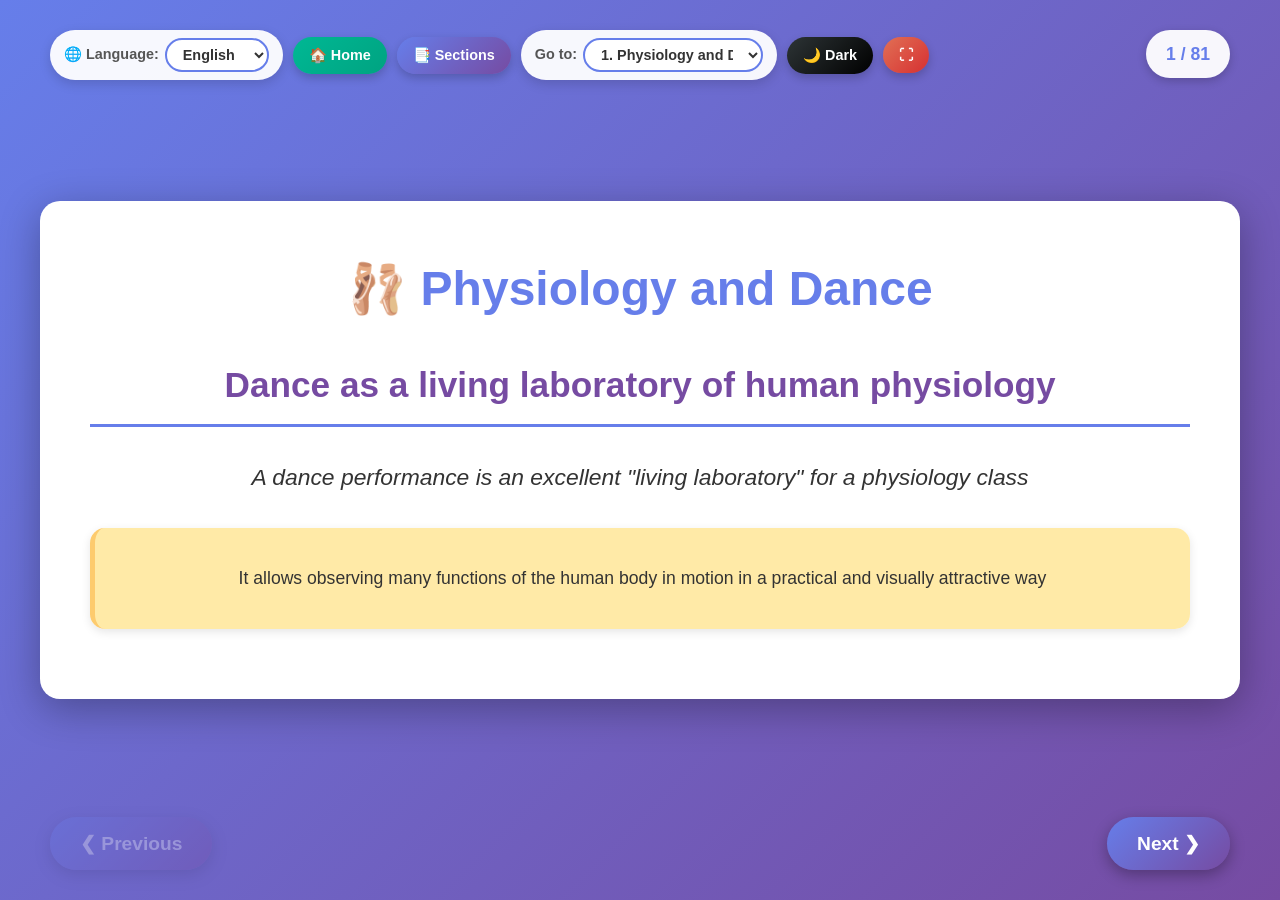
<file: index.html>
<!DOCTYPE html>
<html lang="ca">
<head>
<meta charset="UTF-8">
<meta name="viewport" content="width=device-width, initial-scale=1.0">
<title>Fisiologia i Ball - Laboratori Viu</title>
<style>
* { margin: 0; padding: 0; box-sizing: border-box; }
body {
    font-family: 'Segoe UI', Tahoma, Geneva, Verdana, sans-serif;
    background: linear-gradient(135deg, #667eea 0%, #764ba2 100%);
    overflow: hidden; line-height: 1.6; transition: background 0.3s;
}
body.dark-mode { background: linear-gradient(135deg, #1a1a2e 0%, #16213e 100%); }
body.dark-mode .slide-content { background: #1e1e2f; color: #e0e0e0; }
body.dark-mode h2 { color: #a29bfe; border-bottom-color: #a29bfe; }
body.dark-mode h3, body.dark-mode h4 { color: #c8c8e0; }
body.dark-mode p, body.dark-mode li { color: #d0d0e0; }
body.dark-mode .info-box { background: #2a2a40; color: #e0e0e0; }
body.dark-mode .highlight-box { background: #3a3a2a; color: #ffeaa7; }
body.dark-mode .note-box { background: #2a2a4a; color: #c8c8e0; }
body.dark-mode .example-box { background: #3a2a2a; color: #ffd0a0; }
body.dark-mode .data-table { background: #2a2a40; color: #e0e0e0; }
body.dark-mode .data-table td { border-bottom-color: #444; }
body.dark-mode .data-table tr:hover { background: #3a3a50; }
.slideshow-container { position: relative; width: 100vw; height: 100vh; }
.slide {
    display: none; width: 100%; height: 100vh; padding: 40px;
    overflow-y: auto; animation: fadeEffect 0.8s;
}
@keyframes fadeEffect { from {opacity:0; transform:translateX(50px);} to {opacity:1; transform:translateX(0);} }
.slide.active { display: flex; flex-direction: column; justify-content: center; align-items: center; }
.slide-content {
    background: white; padding: 50px; border-radius: 20px;
    box-shadow: 0 10px 40px rgba(0,0,0,0.3); max-width: 1200px;
    width: 100%; max-height: 90vh; overflow-y: auto;
    transition: background 0.3s, color 0.3s;
}
.slide-content.title-slide { text-align: center; }
h1 { color: #667eea; font-size: 3em; margin-bottom: 20px; text-align: center; }
h2 { color: #764ba2; font-size: 2.2em; margin: 30px 0 20px 0; border-bottom: 3px solid #667eea; padding-bottom: 10px; }
h3 { color: #555; font-size: 1.5em; margin: 20px 0 10px 0; }
h4 { color: #667eea; font-size: 1.2em; margin: 15px 0 10px 0; }
p, li { font-size: 1.1em; line-height: 1.8; color: #333; margin: 10px 0; }
ul, ol { margin-left: 30px; margin-bottom: 20px; }
li { margin: 8px 0; }
.subtitle { font-size: 1.3em; color: #666; margin: 30px 0; font-style: italic; }
.two-columns { display: grid; grid-template-columns: 1fr 1fr; gap: 30px; margin: 20px 0; }
.grid-2 { display: grid; grid-template-columns: 1fr 1fr; gap: 20px; margin: 20px 0; }
.grid-3 { display: grid; grid-template-columns: 1fr 1fr 1fr; gap: 20px; margin: 20px 0; }
.grid-4 { display: grid; grid-template-columns: 1fr 1fr 1fr 1fr; gap: 15px; margin: 20px 0; }
.grid-5 { display: grid; grid-template-columns: 1fr 1fr 1fr 1fr 1fr; gap: 15px; margin: 20px 0; }
.column { padding: 10px; }
.info-box { background: linear-gradient(135deg, #f5f7fa 0%, #c3cfe2 100%); padding: 20px; border-radius: 15px; box-shadow: 0 3px 10px rgba(0,0,0,0.1); transition: transform 0.3s; }
.info-box:hover { transform: translateY(-5px); }
.info-box.warning { background: linear-gradient(135deg, #ffecd2 0%, #fcb69f 100%); border-left: 5px solid #ff6b6b; }
.info-box.success { background: linear-gradient(135deg, #a8edea 0%, #fed6e3 100%); border-left: 5px solid #00b894; }
.example-box { background: linear-gradient(135deg, #ffecd2 0%, #fcb69f 100%); padding: 25px; border-radius: 15px; border-left: 5px solid #fdcb6e; box-shadow: 0 3px 10px rgba(0,0,0,0.1); }
.highlight-box { background: linear-gradient(120deg, #ffeaa7 0%, #ffeaa7 100%); padding: 25px; border-radius: 15px; margin: 20px 0; border-left: 5px solid #fdcb6e; box-shadow: 0 3px 10px rgba(0,0,0,0.1); }
.highlight-box.warning { background: linear-gradient(120deg, #ff6b6b 0%, #ee5a6f 100%); color: white; border-left: 5px solid #c0392b; }
.highlight-box.warning h4 { color: white; }
.note-box { background: linear-gradient(135deg, #e0c3fc 0%, #8ec5fc 100%); padding: 20px; border-radius: 15px; margin: 20px 0; border-left: 5px solid #a29bfe; box-shadow: 0 3px 10px rgba(0,0,0,0.1); }
.activity-box { background: linear-gradient(135deg, #74b9ff 0%, #0984e3 100%); color: white; padding: 25px; border-radius: 15px; margin: 20px 0; box-shadow: 0 3px 10px rgba(0,0,0,0.2); }
.activity-box h4 { color: white; margin-top: 0; }
.data-table { width: 100%; border-collapse: collapse; margin: 20px 0; background: white; box-shadow: 0 3px 10px rgba(0,0,0,0.1); border-radius: 10px; overflow: hidden; }
.data-table th, .data-table td { padding: 15px; text-align: left; border-bottom: 2px solid #ddd; }
.data-table th { background: linear-gradient(135deg, #667eea 0%, #764ba2 100%); color: white; font-weight: bold; font-size: 1.1em; }
.data-table tr:hover { background-color: #f5f5f5; }
.data-table tr:last-child td { border-bottom: none; }
.numbered-list { display: flex; flex-direction: column; gap: 15px; margin: 20px 0; }
.number-item { display: flex; align-items: center; gap: 20px; background: white; padding: 15px 20px; border-radius: 10px; box-shadow: 0 2px 8px rgba(0,0,0,0.1); transition: transform 0.3s; }
.number-item:hover { transform: translateX(10px); }
.number { background: linear-gradient(135deg, #667eea 0%, #764ba2 100%); color: white; width: 40px; height: 40px; border-radius: 50%; display: flex; align-items: center; justify-content: center; font-weight: bold; font-size: 1.3em; flex-shrink: 0; }
.number-item p { margin: 0; font-size: 1.1em; }
.navigation { position: absolute; bottom: 30px; width: 100%; display: flex; justify-content: space-between; padding: 0 50px; z-index: 10; }
.nav-button { background: linear-gradient(135deg, #667eea 0%, #764ba2 100%); color: white; border: none; padding: 15px 30px; font-size: 1.2em; border-radius: 50px; cursor: pointer; transition: all 0.3s; box-shadow: 0 5px 15px rgba(0,0,0,0.3); font-weight: bold; }
.nav-button:hover { transform: translateY(-3px); box-shadow: 0 8px 20px rgba(0,0,0,0.4); }
.nav-button:disabled { opacity: 0.3; cursor: not-allowed; }
.slide-counter { position: absolute; top: 30px; right: 50px; background: rgba(255,255,255,0.95); padding: 10px 20px; border-radius: 25px; font-weight: bold; color: #667eea; font-size: 1.1em; box-shadow: 0 3px 10px rgba(0,0,0,0.2); z-index: 1000; }
.top-toolbar { position: absolute; top: 30px; left: 50px; display: flex; gap: 10px; align-items: center; z-index: 1000; flex-wrap: wrap; max-width: calc(100vw - 350px); }
.toolbar-group { display: flex; align-items: center; gap: 6px; background: rgba(255,255,255,0.95); padding: 8px 14px; border-radius: 40px; box-shadow: 0 4px 12px rgba(0,0,0,0.15); }
.toolbar-group label { font-size: 0.9em; font-weight: 600; color: #555; white-space: nowrap; }
.toolbar-group select { border: 2px solid #667eea; border-radius: 20px; padding: 6px 12px; font-size: 0.9em; color: #333; background: white; cursor: pointer; outline: none; font-weight: 600; max-width: 180px; }
.toolbar-btn { background: linear-gradient(135deg, #667eea 0%, #764ba2 100%); color: white; border: none; padding: 10px 16px; font-size: 0.9em; border-radius: 30px; cursor: pointer; transition: all 0.2s; box-shadow: 0 4px 10px rgba(0,0,0,0.2); font-weight: 600; white-space: nowrap; }
.toolbar-btn:hover { transform: translateY(-2px); box-shadow: 0 6px 15px rgba(0,0,0,0.3); }
.toolbar-btn.home-btn { background: linear-gradient(135deg, #00b894 0%, #00a381 100%); }
.toolbar-btn.dark-btn { background: linear-gradient(135deg, #2d3436 0%, #000 100%); }
.toolbar-btn.fs-btn { background: linear-gradient(135deg, #e17055 0%, #d63031 100%); }
.dropdown { position: relative; display: inline-block; }
.dropdown-content { display: none; position: absolute; top: 110%; left: 0; background: white; min-width: 400px; max-height: 65vh; overflow-y: auto; box-shadow: 0 10px 30px rgba(0,0,0,0.3); border-radius: 12px; padding: 8px 0; z-index: 1100; }
.dropdown-content.show { display: block; }
.dropdown-content a { display: block; padding: 7px 18px; text-decoration: none; color: #333; font-size: 0.9em; transition: background 0.2s; border-left: 4px solid transparent; cursor: pointer; }
.dropdown-content a:hover { background: #f0f0ff; border-left-color: #667eea; }
.dropdown-content a .slide-num { display: inline-block; min-width: 32px; font-weight: bold; color: #667eea; }
.dropdown-content .section-header { padding: 10px 18px 4px; font-size: 0.78em; text-transform: uppercase; letter-spacing: 1px; color: #999; font-weight: 700; border-top: 1px solid #eee; margin-top: 4px; }
.dropdown-content .section-header:first-child { border-top: none; margin-top: 0; }
@media (max-width: 1024px) {
    .grid-4, .grid-5 { grid-template-columns: 1fr 1fr; }
    .slide-content { padding: 40px; } h1 { font-size: 2.5em; } h2 { font-size: 2em; }
    .top-toolbar { max-width: calc(100vw - 200px); }
    .dropdown-content { min-width: 300px; }
}
@media (max-width: 768px) {
    .two-columns, .grid-2, .grid-3, .grid-4, .grid-5 { grid-template-columns: 1fr; }
    .slide { padding: 20px; } .slide-content { padding: 30px; }
    h1 { font-size: 2em; } h2 { font-size: 1.5em; } h3 { font-size: 1.3em; }
    p, li { font-size: 1em; }
    .navigation { padding: 0 20px; } .nav-button { padding: 12px 20px; font-size: 1em; }
    .slide-counter { top: auto; bottom: 100px; right: 20px; padding: 8px 15px; font-size: 1em; }
    .top-toolbar { left: 10px; right: 10px; top: 10px; max-width: none; justify-content: center; }
    .toolbar-group label { display: none; }
    .dropdown-content { min-width: 260px; max-width: 90vw; }
}
@media (max-width: 480px) {
    .slide-content { padding: 20px; } h1 { font-size: 1.8em; } h2 { font-size: 1.3em; }
    .nav-button { padding: 10px 15px; font-size: 0.9em; }
    .toolbar-btn { padding: 8px 12px; font-size: 0.85em; }
}
.slide-content::-webkit-scrollbar { width: 10px; }
.slide-content::-webkit-scrollbar-track { background: #f1f1f1; border-radius: 10px; }
.slide-content::-webkit-scrollbar-thumb { background: linear-gradient(135deg, #667eea 0%, #764ba2 100%); border-radius: 10px; }
</style>
</head>
<body>
<div class="slideshow-container">

<!-- BARRA D'EINES -->
<div class="top-toolbar">
    <div class="toolbar-group">
        <label for="languageSelect">🌐 <span data-i18n="ui_language">Idioma</span>:</label>
        <select id="languageSelect" onchange="changeLanguage(this.value)">
            <option value="ca">Català</option>
            <option value="es">Español</option>
            <option value="en">English</option>
        </select>
    </div>
    <button class="toolbar-btn home-btn" onclick="goToSlide(1)" data-i18n="ui_home">🏠 Inici</button>
    <div class="dropdown">
        <button class="toolbar-btn" onclick="toggleDropdown(event)" data-i18n="ui_sections">📑 Apartats</button>
        <div class="dropdown-content" id="sectionsDropdown"></div>
    </div>
    <div class="toolbar-group">
        <label for="slideSelect" data-i18n="ui_goTo">Anar a:</label>
        <select id="slideSelect" onchange="goToSlide(parseInt(this.value))"></select>
    </div>
    <button class="toolbar-btn dark-btn" onclick="toggleDarkMode()" data-i18n="ui_dark">🌙 Fosc</button>
    <button class="toolbar-btn fs-btn" onclick="toggleFullscreen()">⛶</button>
</div>

<div class="slide-counter">
    <span id="currentSlide">1</span> / <span id="totalSlides">81</span>
</div>

<!-- ============ SLIDE 1 ============ -->
<div class="slide active" data-slide-id="1" data-section="intro">
<div class="slide-content title-slide">
    <h1 data-i18n="s1_h1">🩰 Fisiologia i Ball</h1>
    <h2 data-i18n="s1_h2">La dansa com a laboratori viu de fisiologia humana</h2>
    <div class="subtitle"><p data-i18n="s1_sub">Una representació de dansa és un excel·lent "laboratori viu" per a una classe de fisiologia</p></div>
    <div class="highlight-box"><p data-i18n="s1_hl">Permet observar moltes funcions del cos humà en moviment de manera pràctica i visualment atractiva</p></div>
</div>
</div>

<!-- ============ SLIDE 2 ============ -->
<div class="slide" data-slide-id="2" data-section="intro">
<div class="slide-content">
    <h2 data-i18n="s2_h2">📚 Introducció</h2>
    <h3 data-i18n="s2_h3">Per què utilitzar la dansa per ensenyar fisiologia?</h3>
    <div class="two-columns">
        <div class="column">
            <h4 data-i18n="s2_h4a">Avantatges didàctics:</h4>
            <ul>
                <li data-i18n="s2_l1">Connecta teoria amb situació real</li>
                <li data-i18n="s2_l2">És artístic i visualment atractiu</li>
                <li data-i18n="s2_l3">Integra múltiples sistemes corporals</li>
                <li data-i18n="s2_l4">Fomenta l'observació científica</li>
                <li data-i18n="s2_l5">Promou aprenentatge significatiu</li>
            </ul>
        </div>
        <div class="column">
            <h4 data-i18n="s2_h4b">Sistemes observables:</h4>
            <ul>
                <li data-i18n="s2_l6">Musculoesquelètic</li>
                <li data-i18n="s2_l7">Nerviós</li>
                <li data-i18n="s2_l8">Cardiovascular</li>
                <li data-i18n="s2_l9">Respiratori</li>
                <li data-i18n="s2_l10">Energètic</li>
                <li data-i18n="s2_l11">Digestiu/Nutrició</li>
            </ul>
        </div>
    </div>
</div>
</div>

<!-- ============ SLIDE 3 ============ -->
<div class="slide" data-slide-id="3" data-section="body">
<div class="slide-content">
    <h2 data-i18n="s3_h2">💪 1. Sistema Musculoesquelètic</h2>
    <h3 data-i18n="s3_h3">Els motors del moviment</h3>
    <p data-i18n="s3_p">Durant una representació de dansa es poden identificar diferents tipus de contraccions musculars:</p>
    <div class="grid-3">
        <div class="info-box"><h4 data-i18n="s3_b1h">Contraccions Isomètriques</h4><p data-i18n="s3_b1p">Mantenir una postura sense moviment aparent</p></div>
        <div class="info-box"><h4 data-i18n="s3_b2h">Contraccions Concèntriques</h4><p data-i18n="s3_b2p">Saltar, aixecar-se, impulsar-se</p></div>
        <div class="info-box"><h4 data-i18n="s3_b3h">Contraccions Excèntriques</h4><p data-i18n="s3_b3p">Aterrissar després d'un salt, frenar moviments</p></div>
    </div>
</div>
</div>

<!-- ============ SLIDE 4 ============ -->
<div class="slide" data-slide-id="4" data-section="body">
<div class="slide-content">
    <h2 data-i18n="s4_h2">💪 1. Sistema Musculoesquelètic (continuació)</h2>
    <h3 data-i18n="s4_h3">Coordinació i estabilització</h3>
    <div class="two-columns">
        <div class="column">
            <h4 data-i18n="s4_h4a">Coordinació muscular:</h4>
            <ul>
                <li><strong data-i18n="s4_l1s">Músculs agonistes:</strong> <span data-i18n="s4_l1">principals del moviment</span></li>
                <li><strong data-i18n="s4_l2s">Músculs antagonistes:</strong> <span data-i18n="s4_l2">oposats, controlen el moviment</span></li>
                <li data-i18n="s4_l3">Coordinació precisa per moviments fluids</li>
            </ul>
            <h4 data-i18n="s4_h4b">Estabilització del "core":</h4>
            <ul>
                <li data-i18n="s4_l4">Músculs abdominals profunds</li>
                <li data-i18n="s4_l5">Lumbars</li>
                <li data-i18n="s4_l6">Glutis</li>
                <li data-i18n="s4_l7">Essencials durant girs i equilibris</li>
            </ul>
        </div>
        <div class="column">
            <div class="example-box">
                <h4 data-i18n="s4_h4c">Exemples pràctics:</h4>
                <p><strong data-i18n="s4_ex1">Plié de ballet:</strong></p>
                <ul>
                    <li data-i18n="s4_ex1a">Quàdriceps</li>
                    <li data-i18n="s4_ex1b">Glutis</li>
                    <li data-i18n="s4_ex1c">Bessons</li>
                </ul>
                <p><strong data-i18n="s4_ex2">Elevació de cama:</strong></p>
                <ul>
                    <li data-i18n="s4_ex2a">Flexors del maluc</li>
                    <li data-i18n="s4_ex2b">Músculs estabilitzadors</li>
                </ul>
            </div>
        </div>
    </div>
</div>
</div>

<!-- ============ SLIDE 5 ============ -->
<div class="slide" data-slide-id="5" data-section="body">
<div class="slide-content">
    <h2 data-i18n="s5_h2">🧠 2. Equilibri i Sistema Nerviós</h2>
    <h3 data-i18n="s5_h3">Control postural i propiocepció</h3>
    <div class="grid-2">
        <div class="info-box">
            <h4 data-i18n="s5_h4a">Elements a estudiar:</h4>
            <ul>
                <li><strong data-i18n="s5_l1s">Control postural:</strong> <span data-i18n="s5_l1">manteniment de la posició</span></li>
                <li><strong data-i18n="s5_l2s">Propiocepció:</strong> <span data-i18n="s5_l2">consciència de la posició corporal</span></li>
                <li><strong data-i18n="s5_l3s">Reflexos d'ajust:</strong> <span data-i18n="s5_l3">correccions ràpides de l'equilibri</span></li>
                <li><strong data-i18n="s5_l4s">Integració sensorial:</strong> <span data-i18n="s5_l4">visual, vestibular i sensitiva</span></li>
            </ul>
        </div>
        <div class="example-box">
            <h4 data-i18n="s5_h4b">Exemple: La pirueta</h4>
            <p data-i18n="s5_p">Un ballarí fent una pirueta mostra:</p>
            <ul>
                <li data-i18n="s5_l5">Gran control vestibular (oïda interna)</li>
                <li data-i18n="s5_l6">Propiocepció desenvolupada</li>
                <li data-i18n="s5_l7">Coordinació cerebel·losa</li>
                <li data-i18n="s5_l8">Concentració visual</li>
            </ul>
        </div>
    </div>
</div>
</div>

<!-- ============ SLIDE 6 ============ -->
<div class="slide" data-slide-id="6" data-section="body">
<div class="slide-content">
    <h2 data-i18n="s6_h2">❤️ 3. Sistema Cardiovascular</h2>
    <h3 data-i18n="s6_h3">El cor en acció durant la dansa</h3>
    <div class="two-columns">
        <div class="column">
            <h4 data-i18n="s6_h4a">Durant una actuació:</h4>
            <ul>
                <li data-i18n="s6_l1">⬆️ Augment de la freqüència cardíaca</li>
                <li data-i18n="s6_l2">⬆️ Increment del cabal cardíac</li>
                <li data-i18n="s6_l3">🔄 Redistribució del flux sanguini cap als músculs actius</li>
                <li data-i18n="s6_l4">🏃 Adaptacions pròpies de l'entrenament aeròbic</li>
            </ul>
        </div>
        <div class="column">
            <div class="highlight-box">
                <h4 data-i18n="s6_h4b">Dada important:</h4>
                <p data-i18n="s6_p1">Els ballarins professionals sovint presenten característiques similars a les dels esportistes d'endurança:</p>
                <ul>
                    <li data-i18n="s6_l5">Freqüència cardíaca en repòs més baixa</li>
                    <li data-i18n="s6_l6">Major volum sistòlic</li>
                    <li data-i18n="s6_l7">Millor eficiència cardíaca</li>
                </ul>
            </div>
        </div>
    </div>
</div>
</div>

<!-- ============ SLIDE 7 ============ -->
<div class="slide" data-slide-id="7" data-section="body">
<div class="slide-content">
    <h2 data-i18n="s7_h2">🫁 4. Sistema Respiratori</h2>
    <h3 data-i18n="s7_h3">Respiració i moviment</h3>
    <div class="grid-3">
        <div class="info-box"><h4 data-i18n="s7_b1h">Increment de freqüència</h4><p data-i18n="s7_b1p">Les respiracions per minut augmenten proporcionalment a la intensitat de l'esforç</p></div>
        <div class="info-box"><h4 data-i18n="s7_b2h">Major profunditat</h4><p data-i18n="s7_b2p">Cada inspiració és més profunda per captar més oxigen</p></div>
        <div class="info-box"><h4 data-i18n="s7_b3h">Coordinació</h4><p data-i18n="s7_b3p">La respiració es sincronitza amb els moviments</p></div>
    </div>
    <div class="note-box"><p><strong data-i18n="s7_notes">Nota:</strong> <span data-i18n="s7_note">En dansa contemporània, de vegades la respiració forma part de l'expressió artística i es pot observar directament.</span></p></div>
</div>
</div>

<!-- ============ SLIDE 8 ============ -->
<div class="slide" data-slide-id="8" data-section="body">
<div class="slide-content">
    <h2 data-i18n="s8_h2">⚡ 5. Producció d'Energia</h2>
    <h3 data-i18n="s8_h3">Sistemes energètics segons el tipus de moviment</h3>
    <table class="data-table">
        <thead><tr>
            <th data-i18n="s8_th1">Moviment</th>
            <th data-i18n="s8_th2">Sistema energètic predominant</th>
            <th data-i18n="s8_th3">Característiques</th>
        </tr></thead>
        <tbody>
            <tr><td><strong data-i18n="s8_r1a">Salt explosiu</strong></td><td data-i18n="s8_r1b">ATP-PC (fosfàgens)</td><td data-i18n="s8_r1c">Energia immediata, 0-10 segons</td></tr>
            <tr><td><strong data-i18n="s8_r2a">Seqüència intensa de 30-60 s</strong></td><td data-i18n="s8_r2b">Anaeròbic làctic</td><td data-i18n="s8_r2c">Glucòlisi anaeròbica, produeix lactat</td></tr>
            <tr><td><strong data-i18n="s8_r3a">Coreografia llarga</strong></td><td data-i18n="s8_r3b">Aeròbic</td><td data-i18n="s8_r3c">Oxidació de glucosa i greixos</td></tr>
        </tbody>
    </table>
    <div class="highlight-box"><p data-i18n="s8_hl">Això permet explicar la fisiologia de l'esforç de manera pràctica i visual.</p></div>
</div>
</div>

<!-- ============ SLIDE 9 ============ -->
<div class="slide" data-slide-id="9" data-section="body">
<div class="slide-content">
    <h2 data-i18n="s9_h2">🦴 6. Biomecànica Articular</h2>
    <h3 data-i18n="s9_h3">Moviments observables</h3>
    <div class="two-columns">
        <div class="column">
            <h4 data-i18n="s9_h4a">Tipus de moviments:</h4>
            <ul>
                <li data-i18n="s9_l1">Flexió i extensió</li>
                <li data-i18n="s9_l2">Abducció i adducció</li>
                <li data-i18n="s9_l3">Rotació interna i externa</li>
                <li data-i18n="s9_l4">Circumducció</li>
            </ul>
        </div>
        <div class="column">
            <h4 data-i18n="s9_h4b">Articulacions clau:</h4>
            <ul>
                <li><strong data-i18n="s9_l5s">Maluc:</strong> <span data-i18n="s9_l5">gran mobilitat</span></li>
                <li><strong data-i18n="s9_l6s">Genoll:</strong> <span data-i18n="s9_l6">absorció d'impacte</span></li>
                <li><strong data-i18n="s9_l7s">Turmell:</strong> <span data-i18n="s9_l7">estabilitat i impuls</span></li>
                <li><strong data-i18n="s9_l8s">Columna vertebral:</strong> <span data-i18n="s9_l8">flexibilitat i control</span></li>
            </ul>
        </div>
    </div>
</div>
</div>

<!-- ============ SLIDE 10 ============ -->
<div class="slide" data-slide-id="10" data-section="body">
<div class="slide-content">
    <h2 data-i18n="s10_h2">😓 7. Fatiga Muscular</h2>
    <h3 data-i18n="s10_h3">Signes observables en actuacions llargues</h3>
    <div class="grid-2">
        <div class="info-box warning">
            <h4 data-i18n="s10_h4a">Signes de fatiga:</h4>
            <ol>
                <li data-i18n="s10_l1">Pèrdua de precisió en els moviments</li>
                <li data-i18n="s10_l2">Disminució de l'alçada dels salts</li>
                <li data-i18n="s10_l3">Menor estabilitat en equilibris</li>
                <li data-i18n="s10_l4">Augment dels moviments compensatoris</li>
            </ol>
        </div>
        <div class="info-box">
            <h4 data-i18n="s10_h4b">Causes fisiològiques:</h4>
            <ul>
                <li data-i18n="s10_l5">Esgotament de reserves energètiques</li>
                <li data-i18n="s10_l6">Acumulació de metabòlits (lactat)</li>
                <li data-i18n="s10_l7">Fatiga neuromuscular</li>
                <li data-i18n="s10_l8">Disminució de la coordinació</li>
            </ul>
        </div>
    </div>
</div>
</div>

<!-- ============ SLIDE 11 ============ -->
<div class="slide" data-slide-id="11" data-section="body">
<div class="slide-content">
    <h2 data-i18n="s11_h2">🎭 8. Comunicació No Verbal i Neurofisiologia</h2>
    <h3 data-i18n="s11_h3">El cervell del ballarí</h3>
    <div class="two-columns">
        <div class="column">
            <h4 data-i18n="s11_h4a">La dansa permet estudiar:</h4>
            <ul>
                <li data-i18n="s11_l1">Expressió emocional</li>
                <li data-i18n="s11_l2">Control motor fi</li>
                <li data-i18n="s11_l3">Aprenentatge motor</li>
                <li data-i18n="s11_l4">Memòria procedimental</li>
            </ul>
        </div>
        <div class="column">
            <h4 data-i18n="s11_h4b">El cervell coordina simultàniament:</h4>
            <ul>
                <li data-i18n="s11_l5">Moviment</li>
                <li data-i18n="s11_l6">Ritme</li>
                <li data-i18n="s11_l7">Equilibri</li>
                <li data-i18n="s11_l8">Expressió corporal</li>
            </ul>
        </div>
    </div>
    <div class="highlight-box"><p><strong data-i18n="s11_hls">Àrees cerebrals implicades:</strong> <span data-i18n="s11_hl">escorça motora, cerebel, ganglis basals, escorça visual, sistema vestibular</span></p></div>
</div>
</div>

<!-- ============ SLIDE 12 ============ -->
<div class="slide" data-slide-id="12" data-section="activities">
<div class="slide-content">
    <h2 data-i18n="s12_h2">🎓 Activitat Didàctica: Observació Guiada</h2>
    <h3 data-i18n="s12_h3">Es pot demanar als alumnes que observin una peça de dansa i identifiquin:</h3>
    <div class="numbered-list">
        <div class="number-item"><span class="number">1</span><p data-i18n="s12_l1">Tres articulacions implicades</p></div>
        <div class="number-item"><span class="number">2</span><p data-i18n="s12_l2">Cinc músculs principals</p></div>
        <div class="number-item"><span class="number">3</span><p data-i18n="s12_l3">Un exemple de contracció concèntrica</p></div>
        <div class="number-item"><span class="number">4</span><p data-i18n="s12_l4">Un exemple de contracció excèntrica</p></div>
        <div class="number-item"><span class="number">5</span><p data-i18n="s12_l5">Situacions on intervé l'equilibri</p></div>
        <div class="number-item"><span class="number">6</span><p data-i18n="s12_l6">Moments d'esforç aeròbic i anaeròbic</p></div>
    </div>
    <div class="highlight-box"><p data-i18n="s12_hl">Això converteix l'espectacle en una aplicació pràctica de fisiologia, anatomia i biomecànica alhora.</p></div>
</div>
</div>

<!-- ============ SLIDE 13 ============ -->
<div class="slide" data-slide-id="13" data-section="activities">
<div class="slide-content">
    <h2 data-i18n="s13_h2">🗺️ Activitat 1: Mapa Muscular del Moviment</h2>
    <h3 data-i18n="s13_h3a">Abans de la representació:</h3>
    <ul><li data-i18n="s13_l1">Reparteix un esquema del cos humà</li></ul>
    <h3 data-i18n="s13_h3b">Durant o després de l'espectacle:</h3>
    <p data-i18n="s13_p">Els alumnes han d'identificar quins músculs creuen que intervenen en:</p>
    <div class="grid-4">
        <div class="info-box"><h4 data-i18n="s13_b1">Un salt</h4></div>
        <div class="info-box"><h4 data-i18n="s13_b2">Una pirueta</h4></div>
        <div class="info-box"><h4 data-i18n="s13_b3">Una elevació de braços</h4></div>
        <div class="info-box"><h4 data-i18n="s13_b4">Una postura mantinguda</h4></div>
    </div>
    <div class="highlight-box"><p data-i18n="s13_hl">Després es compara amb la realitat anatòmica.</p></div>
</div>
</div>

<!-- ============ SLIDE 14 ============ -->
<div class="slide" data-slide-id="14" data-section="activities">
<div class="slide-content">
    <h2 data-i18n="s14_h2">🔍 Activitat 2: Detectius de les Articulacions</h2>
    <h3 data-i18n="s14_h3a">Cada grup observa una articulació concreta:</h3>
    <div class="grid-5">
        <div class="info-box" data-i18n="s14_b1">Turmell</div>
        <div class="info-box" data-i18n="s14_b2">Genoll</div>
        <div class="info-box" data-i18n="s14_b3">Maluc</div>
        <div class="info-box" data-i18n="s14_b4">Espatlla</div>
        <div class="info-box" data-i18n="s14_b5">Columna vertebral</div>
    </div>
    <h3 data-i18n="s14_h3b">Han d'anotar:</h3>
    <ol>
        <li data-i18n="s14_l1">Quins moviments realitza</li>
        <li data-i18n="s14_l2">Amb quina freqüència</li>
        <li data-i18n="s14_l3">En quins moments suporta més càrrega</li>
    </ol>
</div>
</div>

<!-- ============ SLIDE 15 ============ -->
<div class="slide" data-slide-id="15" data-section="activities">
<div class="slide-content">
    <h2 data-i18n="s15_h2">⚖️ Activitat 3: Estudi de l'Equilibri</h2>
    <h3 data-i18n="s15_h3a">Els alumnes busquen moments en què els ballarins:</h3>
    <ul>
        <li data-i18n="s15_l1">Estan sobre una cama</li>
        <li data-i18n="s15_l2">Fan girs</li>
        <li data-i18n="s15_l3">Recuperen l'equilibri després d'un salt</li>
    </ul>
    <h3 data-i18n="s15_h3b">Preguntes per reflexionar:</h3>
    <ol>
        <li data-i18n="s15_l4">Quin paper hi té l'oïda interna?</li>
        <li data-i18n="s15_l5">Com ajuda la vista?</li>
        <li data-i18n="s15_l6">Què passaria si tanquessin els ulls?</li>
    </ol>
</div>
</div>

<!-- ============ SLIDE 16 ============ -->
<div class="slide" data-slide-id="16" data-section="activities">
<div class="slide-content">
    <h2 data-i18n="s16_h2">💓 Activitat 4: Laboratori de Freqüència Cardíaca</h2>
    <div class="two-columns">
        <div class="column">
            <h3 data-i18n="s16_h3a">Abans de l'activitat:</h3>
            <ul><li data-i18n="s16_l1">Mesuren el seu pols en repòs</li></ul>
            <h3 data-i18n="s16_h3b">Després:</h3>
            <ul><li data-i18n="s16_l2">Imiten una petita seqüència de dansa durant 2 minuts</li></ul>
        </div>
        <div class="column">
            <h3 data-i18n="s16_h3c">Mesuren novament:</h3>
            <ul>
                <li data-i18n="s16_l3">Freqüència cardíaca</li>
                <li data-i18n="s16_l4">Temps de recuperació</li>
            </ul>
            <div class="highlight-box"><p data-i18n="s16_hl">Comparen els resultats amb el que experimenten els professionals.</p></div>
        </div>
    </div>
</div>
</div>

<!-- ============ SLIDE 17 ============ -->
<div class="slide" data-slide-id="17" data-section="activities">
<div class="slide-content">
    <h2 data-i18n="s17_h2">🔬 Activitat 5: Tipus de Fibres Musculars</h2>
    <h3 data-i18n="s17_h3">Analitzar diferents moviments i decidir si predominen:</h3>
    <ul>
        <li data-i18n="s17_l1">Fibres lentes (tipus I)</li>
        <li data-i18n="s17_l2">Fibres ràpides (tipus II)</li>
    </ul>
    <table class="data-table">
        <thead><tr><th data-i18n="s17_th1">Moviment</th><th data-i18n="s17_th2">Tipus de fibra</th></tr></thead>
        <tbody>
            <tr><td data-i18n="s17_r1a">Mantenir postura</td><td data-i18n="s17_r1b">Tipus I (lentes)</td></tr>
            <tr><td data-i18n="s17_r2a">Salt explosiu</td><td data-i18n="s17_r2b">Tipus II (ràpides)</td></tr>
        </tbody>
    </table>
</div>
</div>

<!-- ============ SLIDE 18 ============ -->
<div class="slide" data-slide-id="18" data-section="activities">
<div class="slide-content">
    <h2 data-i18n="s18_h2">🚀 Activitat 6: La Física del Salt</h2>
    <h3 data-i18n="s18_h3a">Observar:</h3>
    <ul>
        <li data-i18n="s18_l1">Alçada</li>
        <li data-i18n="s18_l2">Temps en l'aire</li>
        <li data-i18n="s18_l3">Posició del cos</li>
    </ul>
    <h3 data-i18n="s18_h3b">Debatre:</h3>
    <ol>
        <li data-i18n="s18_l4">Per què sembla que alguns ballarins "flotin"?</li>
        <li data-i18n="s18_l5">Com modifiquen el centre de gravetat?</li>
    </ol>
</div>
</div>

<!-- ============ SLIDE 19 ============ -->
<div class="slide" data-slide-id="19" data-section="activities">
<div class="slide-content">
    <h2 data-i18n="s19_h2">😴 Activitat 7: Anàlisi de la Fatiga</h2>
    <h3 data-i18n="s19_h3a">Cap al final de l'actuació observar:</h3>
    <ul>
        <li data-i18n="s19_l1">Menor amplitud dels moviments</li>
        <li data-i18n="s19_l2">Canvis posturals</li>
        <li data-i18n="s19_l3">Pèrdua de sincronització</li>
    </ul>
    <h3 data-i18n="s19_h3b">Relacionar-ho amb:</h3>
    <ul>
        <li data-i18n="s19_l4">Consum energètic</li>
        <li data-i18n="s19_l5">Acumulació de lactat</li>
        <li data-i18n="s19_l6">Fatiga neuromuscular</li>
    </ul>
</div>
</div>

<!-- ============ SLIDE 20 ============ -->
<div class="slide" data-slide-id="20" data-section="activities">
<div class="slide-content">
    <h2 data-i18n="s20_h2">🌬️ Activitat 8: Respiració i Moviment</h2>
    <h3 data-i18n="s20_h3a">Els alumnes han d'identificar:</h3>
    <ol>
        <li data-i18n="s20_l1">Quan la respiració és visible</li>
        <li data-i18n="s20_l2">Si coincideix amb moviments amplis</li>
        <li data-i18n="s20_l3">Si es modifica en moments d'intensitat</li>
    </ol>
    <h3 data-i18n="s20_h3b">Després es pot explicar:</h3>
    <ul>
        <li data-i18n="s20_l4">Ventilació pulmonar</li>
        <li data-i18n="s20_l5">Intercanvi de gasos</li>
        <li data-i18n="s20_l6">Consum d'oxigen</li>
    </ul>
</div>
</div>

<!-- ============ SLIDE 21 ============ -->
<div class="slide" data-slide-id="21" data-section="activities">
<div class="slide-content">
    <h2 data-i18n="s21_h2">⚠️ Activitat 9: Prevenció de Lesions</h2>
    <h3 data-i18n="s21_h3">Cada grup identifica possibles riscos:</h3>
    <ul>
        <li data-i18n="s21_l1">Salt amb mala recepció</li>
        <li data-i18n="s21_l2">Hiperextensió de genoll</li>
        <li data-i18n="s21_l3">Sobrecàrrega lumbar</li>
        <li data-i18n="s21_l4">Sobrecàrrega cervical</li>
    </ul>
    <div class="highlight-box"><p data-i18n="s21_hl">Després proposen mesures preventives.</p></div>
</div>
</div>

<!-- ============ SLIDE 22 ============ -->
<div class="slide" data-slide-id="22" data-section="activities">
<div class="slide-content">
    <h2 data-i18n="s22_h2">🎭 Activitat 10: Comparació entre Estils de Dansa</h2>
    <h3 data-i18n="s22_h3">Per exemple:</h3>
    <ul>
        <li data-i18n="s22_l1">Ballet clàssic</li>
        <li data-i18n="s22_l2">Dansa contemporània</li>
        <li data-i18n="s22_l3">Hip-hop</li>
        <li data-i18n="s22_l4">Danses tradicionals</li>
    </ul>
    <table class="data-table">
        <thead><tr><th data-i18n="s22_th1">Aspecte</th><th data-i18n="s22_th2">Quin estil destaca?</th></tr></thead>
        <tbody>
            <tr><td data-i18n="s22_r1a">Flexibilitat</td><td data-i18n="s22_r1b">Ballet</td></tr>
            <tr><td data-i18n="s22_r2a">Potència</td><td data-i18n="s22_r2b">Hip-hop</td></tr>
            <tr><td data-i18n="s22_r3a">Equilibri</td><td data-i18n="s22_r3b">Ballet</td></tr>
            <tr><td data-i18n="s22_r4a">Resistència</td><td data-i18n="s22_r4b">Contemporània</td></tr>
        </tbody>
    </table>
</div>
</div>

<!-- ============ SLIDE 23 ============ -->
<div class="slide" data-slide-id="23" data-section="activities">
<div class="slide-content">
    <h2 data-i18n="s23_h2">🧠 Activitat 11: El Cervell del Ballarí</h2>
    <h3 data-i18n="s23_h3">Investigar quines àrees cerebrals intervenen:</h3>
    <ul>
        <li data-i18n="s23_l1">Escorça motora</li>
        <li data-i18n="s23_l2">Cerebel</li>
        <li data-i18n="s23_l3">Ganglis basals</li>
        <li data-i18n="s23_l4">Escorça visual</li>
    </ul>
    <div class="highlight-box"><p data-i18n="s23_hl">Després relacionar-les amb moviments observats.</p></div>
</div>
</div>

<!-- ============ SLIDE 24 ============ -->
<div class="slide" data-slide-id="24" data-section="activities">
<div class="slide-content">
    <h2 data-i18n="s24_h2">🔥 Activitat 12: Quanta Energia Consumeix un Ballarí?</h2>
    <h3 data-i18n="s24_h3a">Activitat matemàtica:</h3>
    <ol>
        <li data-i18n="s24_l1">Estimar el pes d'un ballarí</li>
        <li data-i18n="s24_l2">Durada de l'actuació</li>
        <li data-i18n="s24_l3">Intensitat aproximada</li>
    </ol>
    <div class="highlight-box">
        <h4 data-i18n="s24_h4">Calcular les quilocalories consumides</h4>
        <p data-i18n="s24_p">Una actuació de dansa intensa d'una hora pot consumir aproximadament entre 400 i 700 kcal segons la intensitat, el pes corporal i el tipus de dansa.</p>
    </div>
</div>
</div>

<!-- ============ SLIDE 25 ============ -->
<div class="slide" data-slide-id="25" data-section="activities">
<div class="slide-content">
    <h2 data-i18n="s25_h2">🏃 Activitat 13: Dissenyar un Escalfament</h2>
    <h3 data-i18n="s25_h3">Després d'observar l'espectacle, els alumnes han de crear:</h3>
    <ol>
        <li data-i18n="s25_l1">Escalfament cardiovascular</li>
        <li data-i18n="s25_l2">Mobilitat articular</li>
        <li data-i18n="s25_l3">Activació muscular</li>
        <li data-i18n="s25_l4">Estiraments dinàmics</li>
    </ol>
    <div class="highlight-box"><p data-i18n="s25_hl">Justificant fisiològicament cada exercici.</p></div>
</div>
</div>

<!-- ============ SLIDE 26 ============ -->
<div class="slide" data-slide-id="26" data-section="activities">
<div class="slide-content">
    <h2 data-i18n="s26_h2">🎬 Activitat 14: Anàlisi amb Vídeo a Càmera Lenta</h2>
    <h3 data-i18n="s26_h3">Si es disposa d'un vídeo:</h3>
    <ol>
        <li data-i18n="s26_l1">Analitzar un salt fotograma a fotograma</li>
        <li data-i18n="s26_l2">Identificar fases del moviment</li>
        <li data-i18n="s26_l3">Mesurar angles articulars</li>
    </ol>
    <div class="highlight-box"><p data-i18n="s26_hl">Això introdueix conceptes de biomecànica molt visualment.</p></div>
</div>
</div>

<!-- ============ SLIDE 27 ============ -->
<div class="slide" data-slide-id="27" data-section="activities">
<div class="slide-content">
    <h2 data-i18n="s27_h2">🎨 Activitat 15: Projecte Interdisciplinari STEAM</h2>
    <h3 data-i18n="s27_h3">Els alumnes poden elaborar una fitxa científica de la representació amb:</h3>
    <ol>
        <li data-i18n="s27_l1">Anatomia implicada</li>
        <li data-i18n="s27_l2">Fisiologia de l'esforç</li>
        <li data-i18n="s27_l3">Física del moviment</li>
        <li data-i18n="s27_l4">Nutrició del ballarí</li>
        <li data-i18n="s27_l5">Prevenció de lesions</li>
    </ol>
    <div class="highlight-box"><p data-i18n="s27_hl">Acaben presentant la dansa com si fos una competició esportiva analitzada per un equip de científics.</p></div>
</div>
</div>

<!-- ============ SLIDE 28 ============ -->
<div class="slide" data-slide-id="28" data-section="nutrition">
<div class="slide-content">
    <h2 data-i18n="s28_h2">🍽️ Nutrició: El Combustible del Ballarí</h2>
    <h3 data-i18n="s28_h3">Per què és important la nutrició en la dansa?</h3>
    <p data-i18n="s28_p">La nutrició permet connectar la dansa amb la fisiologia, la bioquímica i la salut.</p>
    <div class="highlight-box">
        <p><strong data-i18n="s28_hls">Mite comú:</strong> <span data-i18n="s28_hl1">Els alumnes tenen la idea equivocada que els ballarins "mengen poc" per mantenir-se prims.</span></p>
        <p><strong data-i18n="s28_hls2">Realitat:</strong> <span data-i18n="s28_hl2">Els professionals necessiten una alimentació molt cuidada per poder rendir.</span></p>
    </div>
</div>
</div>

<!-- ============ SLIDE 29 ============ -->
<div class="slide" data-slide-id="29" data-section="nutrition">
<div class="slide-content">
    <h2 data-i18n="s29_h2">🍽️ Necessitats Nutricionals del Ballarí</h2>
    <h3 data-i18n="s29_h3">Un ballarí professional pot entrenar entre 4 i 8 hores diàries. Això implica:</h3>
    <ul>
        <li data-i18n="s29_l1">Elevada despesa energètica</li>
        <li data-i18n="s29_l2">Necessitat de recuperar músculs i tendons</li>
        <li data-i18n="s29_l3">Manteniment de la flexibilitat i la força</li>
        <li data-i18n="s29_l4">Prevenció de lesions</li>
    </ul>
    <div class="note-box"><p data-i18n="s29_note">Es podria comparar amb altres esportistes d'alt nivell.</p></div>
</div>
</div>

<!-- ============ SLIDE 30 ============ -->
<div class="slide" data-slide-id="30" data-section="nutrition">
<div class="slide-content">
    <h2 data-i18n="s30_h2">🍝 Hidrats de Carboni</h2>
    <h3 data-i18n="s30_h3">Són el principal combustible</h3>
    <div class="two-columns">
        <div class="column">
            <h4 data-i18n="s30_h4a">Exemples:</h4>
            <ul>
                <li data-i18n="s30_l1">Arròs</li>
                <li data-i18n="s30_l2">Pasta</li>
                <li data-i18n="s30_l3">Patata</li>
                <li data-i18n="s30_l4">Pa</li>
                <li data-i18n="s30_l5">Civada</li>
                <li data-i18n="s30_l6">Fruita</li>
            </ul>
        </div>
        <div class="column">
            <h4 data-i18n="s30_h4b">Preguntes per als alumnes:</h4>
            <ol>
                <li data-i18n="s30_q1">D'on obté energia un ballarí per fer una actuació de dues hores?</li>
                <li data-i18n="s30_q2">Què passaria si eliminés completament els hidrats de carboni?</li>
            </ol>
        </div>
    </div>
</div>
</div>

<!-- ============ SLIDE 31 ============ -->
<div class="slide" data-slide-id="31" data-section="nutrition">
<div class="slide-content">
    <h2 data-i18n="s31_h2">🥩 Proteïnes</h2>
    <h3 data-i18n="s31_h3">Serveixen per reparar teixits</h3>
    <div class="two-columns">
        <div class="column">
            <h4 data-i18n="s31_h4a">Exemples:</h4>
            <ul>
                <li data-i18n="s31_l1">Peix</li>
                <li data-i18n="s31_l2">Ous</li>
                <li data-i18n="s31_l3">Carn</li>
                <li data-i18n="s31_l4">Llegums</li>
                <li data-i18n="s31_l5">Lactis</li>
            </ul>
        </div>
        <div class="column">
            <h4 data-i18n="s31_h4b">Es pot relacionar amb:</h4>
            <ul>
                <li data-i18n="s31_l6">Recuperació muscular</li>
                <li data-i18n="s31_l7">Adaptació a l'entrenament</li>
                <li data-i18n="s31_l8">Prevenció de la pèrdua de massa muscular</li>
            </ul>
        </div>
    </div>
</div>
</div>

<!-- ============ SLIDE 32 ============ -->
<div class="slide" data-slide-id="32" data-section="nutrition">
<div class="slide-content">
    <h2 data-i18n="s32_h2">🥑 Greixos Saludables</h2>
    <h3 data-i18n="s32_h3">Participen en processos importants</h3>
    <div class="two-columns">
        <div class="column">
            <h4 data-i18n="s32_h4a">Funcions:</h4>
            <ul>
                <li data-i18n="s32_l1">Producció hormonal</li>
                <li data-i18n="s32_l2">Absorció de vitamines</li>
                <li data-i18n="s32_l3">Reserva energètica</li>
            </ul>
        </div>
        <div class="column">
            <h4 data-i18n="s32_h4b">Exemples:</h4>
            <ul>
                <li data-i18n="s32_l4">Oli d'oliva</li>
                <li data-i18n="s32_l5">Fruits secs</li>
                <li data-i18n="s32_l6">Alvocat</li>
                <li data-i18n="s32_l7">Peix blau</li>
            </ul>
        </div>
    </div>
</div>
</div>

<!-- ============ SLIDE 33 ============ -->
<div class="slide" data-slide-id="33" data-section="nutrition">
<div class="slide-content">
    <h2 data-i18n="s33_h2">💧 L'Aigua</h2>
    <h3 data-i18n="s33_h3">Una deshidratació petita (1-2% del pes corporal) ja pot provocar:</h3>
    <div class="grid-4">
        <div class="info-box warning"><h4 data-i18n="s33_b1">Menor coordinació</h4></div>
        <div class="info-box warning"><h4 data-i18n="s33_b2">Fatiga</h4></div>
        <div class="info-box warning"><h4 data-i18n="s33_b3">Pèrdua de concentració</h4></div>
        <div class="info-box warning"><h4 data-i18n="s33_b4">Major risc de lesions</h4></div>
    </div>
    <div class="activity-box">
        <h4 data-i18n="s33_acth">Activitat:</h4>
        <p data-i18n="s33_actp">Demanar als alumnes per què un ballarí sua encara que sembli que es mou amb facilitat.</p>
    </div>
</div>
</div>

<!-- ============ SLIDE 34 ============ -->
<div class="slide" data-slide-id="34" data-section="nutrition">
<div class="slide-content">
    <h2 data-i18n="s34_h2">🍝 Alimentació Abans d'una Actuació</h2>
    <h3 data-i18n="s34_h3">Es podria plantejar un cas pràctic</h3>
    <div class="two-columns">
        <div class="column">
            <div class="info-box success">
                <h4 data-i18n="s34_h4a">✅ Menjar adequat:</h4>
                <ul>
                    <li data-i18n="s34_l1">Pasta amb tomàquet</li>
                    <li data-i18n="s34_l2">Arròs amb pollastre</li>
                    <li data-i18n="s34_l3">Fruita</li>
                </ul>
            </div>
        </div>
        <div class="column">
            <div class="info-box warning">
                <h4 data-i18n="s34_h4b">❌ Menjar poc recomanable:</h4>
                <ul>
                    <li data-i18n="s34_l4">Menjar molt gras</li>
                    <li data-i18n="s34_l5">Àpat excessivament abundant</li>
                    <li data-i18n="s34_l6">Alcohol</li>
                </ul>
            </div>
        </div>
    </div>
    <div class="highlight-box"><p><strong data-i18n="s34_hls">Pregunta:</strong> <span data-i18n="s34_hl">Per què una hamburguesa doble amb patates pot no ser la millor opció just abans de sortir a l'escenari?</span></p></div>
</div>
</div>

<!-- ============ SLIDE 35 ============ -->
<div class="slide" data-slide-id="35" data-section="nutrition">
<div class="slide-content">
    <h2 data-i18n="s35_h2">🥗 Alimentació Després de l'Actuació</h2>
    <h3 data-i18n="s35_h3">Objectius:</h3>
    <div class="grid-3">
        <div class="info-box"><h4 data-i18n="s35_b1">Reposar glucogen</h4></div>
        <div class="info-box"><h4 data-i18n="s35_b2">Reparar múscul</h4></div>
        <div class="info-box"><h4 data-i18n="s35_b3">Rehidratar</h4></div>
    </div>
    <h3 data-i18n="s35_h3b">Exemple:</h3>
    <ul>
        <li data-i18n="s35_l1">Iogurt amb fruita</li>
        <li data-i18n="s35_l2">Entrepà de gall dindi</li>
        <li data-i18n="s35_l3">Llet o beguda rica en proteïnes</li>
        <li data-i18n="s35_l4">Fruita</li>
    </ul>
</div>
</div>

<!-- ============ SLIDE 36 ============ -->
<div class="slide" data-slide-id="36" data-section="nutrition">
<div class="slide-content">
    <h2 data-i18n="s36_h2">⚠️ Lesions i Nutrició</h2>
    <h3 data-i18n="s36_h3">Una alimentació inadequada pot afavorir:</h3>
    <div class="grid-4">
        <div class="info-box warning"><h4 data-i18n="s36_b1">Fatiga</h4></div>
        <div class="info-box warning"><h4 data-i18n="s36_b2">Fractures per estrès</h4></div>
        <div class="info-box warning"><h4 data-i18n="s36_b3">Recuperacions més lentes</h4></div>
        <div class="info-box warning"><h4 data-i18n="s36_b4">Pèrdua de massa muscular</h4></div>
    </div>
    <div class="highlight-box"><p data-i18n="s36_hl">Això permet explicar la relació entre alimentació i salut òssia.</p></div>
</div>
</div>

<!-- ============ SLIDE 37 ============ -->
<div class="slide" data-slide-id="37" data-section="nutrition">
<div class="slide-content">
    <h2 data-i18n="s37_h2">🦴 Calci i Vitamina D</h2>
    <h3 data-i18n="s37_h3">Molt importants per als ballarins</h3>
    <div class="two-columns">
        <div class="column">
            <h4 data-i18n="s37_h4a">Fonts de calci:</h4>
            <ul>
                <li data-i18n="s37_l1">Llet</li>
                <li data-i18n="s37_l2">Iogurts</li>
                <li data-i18n="s37_l3">Formatge</li>
                <li data-i18n="s37_l4">Sardines</li>
            </ul>
        </div>
        <div class="column">
            <h4 data-i18n="s37_h4b">Fonts de vitamina D:</h4>
            <ul>
                <li data-i18n="s37_l5">Exposició solar</li>
                <li data-i18n="s37_l6">Peix blau</li>
                <li data-i18n="s37_l7">Ous</li>
            </ul>
        </div>
    </div>
    <div class="note-box"><p data-i18n="s37_note">Es pot relacionar amb la prevenció de fractures.</p></div>
</div>
</div>

<!-- ============ SLIDE 38 ============ -->
<div class="slide" data-slide-id="38" data-section="nutrition">
<div class="slide-content">
    <h2 data-i18n="s38_h2">🍽️ Activitat: "El Menú del Ballarí"</h2>
    <h3 data-i18n="s38_h3">Per grups, els alumnes han de dissenyar:</h3>
    <div class="grid-4">
        <div class="info-box"><h4 data-i18n="s38_b1">Esmorzar</h4></div>
        <div class="info-box"><h4 data-i18n="s38_b2">Dinar</h4></div>
        <div class="info-box"><h4 data-i18n="s38_b3">Berenar preactuació</h4></div>
        <div class="info-box"><h4 data-i18n="s38_b4">Sopar de recuperació</h4></div>
    </div>
    <h3 data-i18n="s38_h3b">Justificant:</h3>
    <ol>
        <li data-i18n="s38_l1">Quin nutrient aporta cada aliment</li>
        <li data-i18n="s38_l2">Quina funció fisiològica compleix</li>
    </ol>
</div>
</div>

<!-- ============ SLIDE 39 ============ -->
<div class="slide" data-slide-id="39" data-section="nutrition">
<div class="slide-content">
    <h2 data-i18n="s39_h2">🔬 Activitat d'Investigació</h2>
    <h3 data-i18n="s39_h3">Comparar la nutrició d'un:</h3>
    <div class="grid-4">
        <div class="info-box"><h4 data-i18n="s39_b1">Ballarí de ballet</h4></div>
        <div class="info-box"><h4 data-i18n="s39_b2">Corredor de marató</h4></div>
        <div class="info-box"><h4 data-i18n="s39_b3">Futbolista</h4></div>
        <div class="info-box"><h4 data-i18n="s39_b4">Nedador</h4></div>
    </div>
    <h3 data-i18n="s39_h3b">Analitzar:</h3>
    <ul>
        <li data-i18n="s39_l1">Calories necessàries</li>
        <li data-i18n="s39_l2">Percentatge d'hidrats</li>
        <li data-i18n="s39_l3">Necessitats proteïques</li>
        <li data-i18n="s39_l4">Hidratació</li>
    </ul>
</div>
</div>

<!-- ============ SLIDE 40 ============ -->
<div class="slide" data-slide-id="40" data-section="nutrition">
<div class="slide-content">
    <h2 data-i18n="s40_h2">💭 Pregunta Final per al Debat</h2>
    <div class="highlight-box" style="font-size:1.3em; text-align:center;">
        <p data-i18n="s40_hl">Un ballarí necessita menjar més o menys que una persona sedentària de la mateixa edat?</p>
    </div>
    <div class="two-columns">
        <div class="column">
            <h4 data-i18n="s40_h4a">Resposta comuna:</h4>
            <p data-i18n="s40_p1">La majoria dels alumnes solen respondre "menys" perquè associen dansa amb primesa.</p>
        </div>
        <div class="column">
            <h4 data-i18n="s40_h4b">Realitat:</h4>
            <p data-i18n="s40_p2">Quan calculen la despesa energètica real descobreixen que, sovint, la resposta correcta és "molt més".</p>
        </div>
    </div>
    <div class="note-box"><p data-i18n="s40_note">Això genera un debat molt interessant sobre nutrició, salut i estereotips corporals.</p></div>
</div>
</div>

<!-- ============ SLIDE 41 ============ -->
<div class="slide" data-slide-id="41" data-section="nutrition">
<div class="slide-content">
    <h2 data-i18n="s41_h2">⚡ D'on Surt l'Energia per Ballar?</h2>
    <h3 data-i18n="s41_h3">Durant una actuació els músculs necessiten ATP contínuament</h3>
    <table class="data-table">
        <thead><tr><th data-i18n="s41_th1">Nutrient</th><th data-i18n="s41_th2">Funció principal</th></tr></thead>
        <tbody>
            <tr><td data-i18n="s41_r1a">Hidrats de carboni</td><td data-i18n="s41_r1b">Energia ràpida</td></tr>
            <tr><td data-i18n="s41_r2a">Greixos</td><td data-i18n="s41_r2b">Reserva energètica</td></tr>
            <tr><td data-i18n="s41_r3a">Proteïnes</td><td data-i18n="s41_r3b">Reparació i manteniment muscular</td></tr>
            <tr><td data-i18n="s41_r4a">Aigua</td><td data-i18n="s41_r4b">Transport i regulació tèrmica</td></tr>
        </tbody>
    </table>
    <div class="highlight-box">
        <p data-i18n="s41_hls">Després de veure una coreografia intensa es pot preguntar:</p>
        <ol>
            <li data-i18n="s41_q1">Quin nutrient s'ha consumit principalment?</li>
            <li data-i18n="s41_q2">Què passaria si el ballarí no hagués esmorzat?</li>
        </ol>
    </div>
</div>
</div>

<!-- ============ SLIDE 42 ============ -->
<div class="slide" data-slide-id="42" data-section="nutrition">
<div class="slide-content">
    <h2 data-i18n="s42_h2">🔋 El Dipòsit de Glucogen</h2>
    <h3 data-i18n="s42_h3">Una activitat molt visual</h3>
    <p data-i18n="s42_p">Explicar que els músculs emmagatzemen glucosa en forma de glucogen.</p>
    <div class="two-columns">
        <div class="column"><div class="info-box success"><h4 data-i18n="s42_b1">✅ Dipòsit ple</h4><p data-i18n="s42_b1p">Rendiment alt</p></div></div>
        <div class="column"><div class="info-box warning"><h4 data-i18n="s42_b2">❌ Dipòsit buit</h4><p data-i18n="s42_b2p">Cansament precoç</p></div></div>
    </div>
    <div class="highlight-box"><p><strong data-i18n="s42_hls">Pregunta:</strong> <span data-i18n="s42_hl">Per què un ballarí no pot arribar a una actuació havent menjat molt poc?</span></p></div>
</div>
</div>

<!-- ============ SLIDE 43 ============ -->
<div class="slide" data-slide-id="43" data-section="nutrition">
<div class="slide-content">
    <h2 data-i18n="s43_h2">💧 Hidratació</h2>
    <h3 data-i18n="s43_h3a">És un dels aspectes més fàcils de relacionar amb la fisiologia</h3>
    <h3 data-i18n="s43_h3b">Es pot parlar de:</h3>
    <div class="grid-4">
        <div class="info-box"><h4 data-i18n="s43_b1">Suor</h4></div>
        <div class="info-box"><h4 data-i18n="s43_b2">Pèrdua d'aigua</h4></div>
        <div class="info-box"><h4 data-i18n="s43_b3">Pèrdua de sals minerals</h4></div>
        <div class="info-box"><h4 data-i18n="s43_b4">Regulació de la temperatura corporal</h4></div>
    </div>
    <div class="activity-box">
        <h4 data-i18n="s43_acth">Preguntes:</h4>
        <ol>
            <li data-i18n="s43_q1">Per què els ballarins beuen aigua encara que no tinguin set?</li>
            <li data-i18n="s43_q2">Què passaria si perdessin un 2% del seu pes en líquids?</li>
        </ol>
    </div>
</div>
</div>

<!-- ============ SLIDE 44 ============ -->
<div class="slide" data-slide-id="44" data-section="nutrition">
<div class="slide-content">
    <h2 data-i18n="s44_h2">🔄 Recuperació Després de l'Espectacle</h2>
    <h3 data-i18n="s44_h3">Un cop finalitzada l'actuació, què necessita el cos?</h3>
    <div class="grid-3">
        <div class="info-box"><h4 data-i18n="s44_b1h">Hidrats de carboni</h4><p data-i18n="s44_b1p">Per recuperar glucogen</p></div>
        <div class="info-box"><h4 data-i18n="s44_b2h">Proteïnes</h4><p data-i18n="s44_b2p">Per reparar microlesions musculars</p></div>
        <div class="info-box"><h4 data-i18n="s44_b3h">Aigua</h4><p data-i18n="s44_b3p">Per rehidratar</p></div>
    </div>
    <h3 data-i18n="s44_h3b">Exemple de berenar de recuperació:</h3>
    <ul>
        <li data-i18n="s44_l1">Iogurt</li>
        <li data-i18n="s44_l2">Entrepà de gall dindi</li>
        <li data-i18n="s44_l3">Fruita</li>
        <li data-i18n="s44_l4">Aigua</li>
    </ul>
</div>
</div>

<!-- ============ SLIDE 45 ============ -->
<div class="slide" data-slide-id="45" data-section="nutrition">
<div class="slide-content">
    <h2 data-i18n="s45_h2">💪 El Múscul es Construeix Mentre Descansa</h2>
    <h3 data-i18n="s45_h3">Aquesta idea sorprèn molt</h3>
    <div class="two-columns">
        <div class="column"><div class="info-box warning"><h4 data-i18n="s45_b1h">Durant l'actuació:</h4><ul><li data-i18n="s45_b1p">Es produeix desgast</li></ul></div></div>
        <div class="column"><div class="info-box success"><h4 data-i18n="s45_b2h">Després:</h4><ul><li data-i18n="s45_b2p1">El cos repara</li><li data-i18n="s45_b2p2">El múscul es reforça</li></ul></div></div>
    </div>
    <h3 data-i18n="s45_h3b">Aquí es poden introduir conceptes com:</h3>
    <ul>
        <li data-i18n="s45_l1">Aminoàcids</li>
        <li data-i18n="s45_l2">Síntesi proteica</li>
        <li data-i18n="s45_l3">Recuperació muscular</li>
    </ul>
</div>
</div>

<!-- ============ SLIDE 46 ============ -->
<div class="slide" data-slide-id="46" data-section="nutrition">
<div class="slide-content">
    <h2 data-i18n="s46_h2">⚖️ Disponibilitat Energètica</h2>
    <h3 data-i18n="s46_h3">Aspecte molt interessant</h3>
    <p data-i18n="s46_p">Es pot introduir el concepte de disponibilitat energètica.</p>
    <div class="highlight-box warning">
        <h4 data-i18n="s46_h4">Quan una persona entrena molt però menja insuficientment:</h4>
        <ol>
            <li data-i18n="s46_l1">Baixa el rendiment</li>
            <li data-i18n="s46_l2">Augmenta la fatiga</li>
            <li data-i18n="s46_l3">Es recupera pitjor</li>
            <li data-i18n="s46_l4">Augmenta el risc de lesions</li>
        </ol>
    </div>
    <div class="note-box"><p data-i18n="s46_note">Això permet abordar la nutrició des d'una perspectiva científica i de salut, allunyada dels estereotips sobre la imatge corporal que històricament han afectat alguns àmbits de la dansa.</p></div>
</div>
</div>

<!-- ============ SLIDE 47 ============ -->
<div class="slide" data-slide-id="47" data-section="synthesis">
<div class="slide-content">
    <h2 data-i18n="s47_h2">🎭 La Dansa com a Laboratori de Fisiologia Humana</h2>
    <h3 data-i18n="s47_h3">Projecte global</h3>
    <p data-i18n="s47_p1">L'objectiu seria observar una representació de dansa i analitzar com funcionen els diferents sistemes del cos humà per permetre el moviment, l'expressió artística i el rendiment físic.</p>
    <div class="highlight-box"><p data-i18n="s47_hl">Dins d'un projecte de "La fisiologia d'un espectacle de dansa", la nutrició encaixa perfectament perquè els alumnes poden entendre que darrere d'un moviment elegant hi ha músculs, energia, aigua, respiració i una alimentació adequada que permet que tot el sistema funcioni.</p></div>
</div>
</div>

<!-- ============ SLIDE 48 ============ -->
<div class="slide" data-slide-id="48" data-section="synthesis">
<div class="slide-content">
    <h2 data-i18n="s48_h2">📊 Resposta Unificada: Sistemes 1-3</h2>
    <div class="grid-3">
        <div class="info-box">
            <h4 data-i18n="s48_b1h">1. Sistema Musculoesquelètic</h4>
            <p data-i18n="s48_b1p">Els motors del moviment</p>
            <ul>
                <li data-i18n="s48_b1l1">Contraccions concèntriques</li>
                <li data-i18n="s48_b1l2">Contraccions excèntriques</li>
                <li data-i18n="s48_b1l3">Contraccions isomètriques</li>
                <li data-i18n="s48_b1l4">Coordinació agonista/antagonista</li>
            </ul>
        </div>
        <div class="info-box">
            <h4 data-i18n="s48_b2h">2. Sistema Nerviós</h4>
            <p data-i18n="s48_b2p">Control motor</p>
            <ul>
                <li data-i18n="s48_b2l1">Propiocepció</li>
                <li data-i18n="s48_b2l2">Sistema vestibular</li>
                <li data-i18n="s48_b2l3">Cerebel</li>
                <li data-i18n="s48_b2l4">Memòria motora</li>
            </ul>
        </div>
        <div class="info-box">
            <h4 data-i18n="s48_b3h">3. Sistema Cardiovascular</h4>
            <p data-i18n="s48_b3p">Transport d'oxigen</p>
            <ul>
                <li data-i18n="s48_b3l1">Augment freqüència cardíaca</li>
                <li data-i18n="s48_b3l2">Increment cabal cardíac</li>
                <li data-i18n="s48_b3l3">Transport d'oxigen</li>
            </ul>
        </div>
    </div>
</div>
</div>

<!-- ============ SLIDE 49 ============ -->
<div class="slide" data-slide-id="49" data-section="synthesis">
<div class="slide-content">
    <h2 data-i18n="s49_h2">📊 Resposta Unificada: Sistemes 4-6</h2>
    <div class="grid-3">
        <div class="info-box">
            <h4 data-i18n="s49_b1h">4. Sistema Respiratori</h4>
            <p data-i18n="s49_b1p">Intercanvi de gasos</p>
            <ul>
                <li data-i18n="s49_b1l1">Ventilació pulmonar</li>
                <li data-i18n="s49_b1l2">Captació d'oxigen</li>
                <li data-i18n="s49_b1l3">Eliminació de CO₂</li>
            </ul>
        </div>
        <div class="info-box">
            <h4 data-i18n="s49_b2h">5. Producció d'Energia</h4>
            <p data-i18n="s49_b2p">Sistemes energètics</p>
            <ul>
                <li data-i18n="s49_b2l1">ATP-PC (explosiu)</li>
                <li data-i18n="s49_b2l2">Anaeròbic (intens)</li>
                <li data-i18n="s49_b2l3">Aeròbic (prolongat)</li>
            </ul>
        </div>
        <div class="info-box">
            <h4 data-i18n="s49_b3h">6. Nutrició</h4>
            <p data-i18n="s49_b3p">El combustible del ballarí</p>
            <ul>
                <li data-i18n="s49_b3l1">Hidrats de carboni</li>
                <li data-i18n="s49_b3l2">Greixos</li>
                <li data-i18n="s49_b3l3">Proteïnes</li>
                <li data-i18n="s49_b3l4">Aigua</li>
            </ul>
        </div>
    </div>
</div>
</div>

<!-- ============ SLIDE 50 ============ -->
<div class="slide" data-slide-id="50" data-section="synthesis">
<div class="slide-content">
    <h2 data-i18n="s50_h2">📊 Resposta Unificada: Sistemes 7-9</h2>
    <div class="grid-3">
        <div class="info-box">
            <h4 data-i18n="s50_b1h">7. Hidratació i Termoregulació</h4>
            <ul>
                <li data-i18n="s50_b1l1">Termoregulació</li>
                <li data-i18n="s50_b1l2">Vasodilatació</li>
                <li data-i18n="s50_b1l3">Pèrdua d'aigua i electròlits</li>
            </ul>
        </div>
        <div class="info-box">
            <h4 data-i18n="s50_b2h">8. Recuperació Muscular</h4>
            <ul>
                <li data-i18n="s50_b2l1">Reposició de glucogen</li>
                <li data-i18n="s50_b2l2">Síntesi proteica</li>
                <li data-i18n="s50_b2l3">Reparació de microlesions</li>
            </ul>
        </div>
        <div class="info-box">
            <h4 data-i18n="s50_b3h">9. Fatiga Muscular</h4>
            <ul>
                <li data-i18n="s50_b3l1">Esgotament energètic</li>
                <li data-i18n="s50_b3l2">Fatiga neuromuscular</li>
                <li data-i18n="s50_b3l3">Acumulació de metabòlits</li>
            </ul>
        </div>
    </div>
</div>
</div>

<!-- ============ SLIDE 51 ============ -->
<div class="slide" data-slide-id="51" data-section="synthesis">
<div class="slide-content">
    <h2 data-i18n="s51_h2">📊 Resposta Unificada: Sistemes 10-13</h2>
    <div class="grid-4">
        <div class="info-box">
            <h4 data-i18n="s51_b1h">10. Biomecànica</h4>
            <ul>
                <li data-i18n="s51_b1l1">Angles articulars</li>
                <li data-i18n="s51_b1l2">Centre de gravetat</li>
                <li data-i18n="s51_b1l3">Equilibri mecànic</li>
            </ul>
        </div>
        <div class="info-box">
            <h4 data-i18n="s51_b2h">11. Prevenció de Lesions</h4>
            <ul>
                <li data-i18n="s51_b2l1">Sobrecàrrega muscular</li>
                <li data-i18n="s51_b2l2">Estrès articular</li>
                <li data-i18n="s51_b2l3">Fatiga acumulada</li>
            </ul>
        </div>
        <div class="info-box">
            <h4 data-i18n="s51_b3h">12. Cervell del Ballarí</h4>
            <ul>
                <li data-i18n="s51_b3l1">Escorça motora</li>
                <li data-i18n="s51_b3l2">Cerebel</li>
                <li data-i18n="s51_b3l3">Ganglis basals</li>
            </ul>
        </div>
        <div class="info-box">
            <h4 data-i18n="s51_b4h">13. Projecte Final</h4>
            <ul>
                <li data-i18n="s51_b4l1">Informe científic</li>
                <li data-i18n="s51_b4l2">Anàlisi completa</li>
                <li data-i18n="s51_b4l3">Presentació</li>
            </ul>
        </div>
    </div>
</div>
</div>

<!-- ============ SLIDE 52 ============ -->
<div class="slide" data-slide-id="52" data-section="course">
<div class="slide-content">
    <h2 data-i18n="s52_h2">📚 Estructura del Curs (75 hores)</h2>
    <div class="two-columns">
        <div class="column">
            <div class="info-box" style="background: linear-gradient(135deg, #667eea 0%, #764ba2 100%); color: white;">
                <h4 style="color: white;" data-i18n="s52_h4a">Classes Presencials (45h)</h4>
                <ul>
                    <li data-i18n="s52_l1">Explicacions teòriques</li>
                    <li data-i18n="s52_l2">Visionat de peces de dansa</li>
                    <li data-i18n="s52_l3">Activitats guiades</li>
                    <li data-i18n="s52_l4">Discusió en grup</li>
                    <li data-i18n="s52_l5">Pràctiques de laboratori</li>
                </ul>
            </div>
        </div>
        <div class="column">
            <div class="info-box" style="background: linear-gradient(135deg, #f093fb 0%, #f5576c 100%); color: white;">
                <h4 style="color: white;" data-i18n="s52_h4b">Treball Autònom (35h)</h4>
                <ul>
                    <li data-i18n="s52_l6">Projecte d'investigació</li>
                    <li data-i18n="s52_l7">Anàlisi d'una peça de dansa</li>
                    <li data-i18n="s52_l8">Elaboració d'informe científic</li>
                    <li data-i18n="s52_l9">Presentació final</li>
                    <li data-i18n="s52_l10">Autoavaluació</li>
                </ul>
            </div>
        </div>
    </div>
</div>
</div>

<!-- ============ SLIDE 53 ============ -->
<div class="slide" data-slide-id="53" data-section="course">
<div class="slide-content">
    <h2 data-i18n="s53_h2">🔹 Bloc 1 (6h) — Observació i Selecció de la Peça</h2>
    <h3 data-i18n="s53_h3">Tasques:</h3>
    <ol>
        <li data-i18n="s53_l1">Triar una peça de dansa (vídeo o espectacle real)</li>
        <li data-i18n="s53_l2">Visionat 2–3 vegades</li>
        <li data-i18n="s53_l3">Descripció general:
            <ul>
                <li data-i18n="s53_l3a">Tipus de dansa</li>
                <li data-i18n="s53_l3b">Intensitat</li>
                <li data-i18n="s53_l3c">Durada</li>
                <li data-i18n="s53_l3d">Estil de moviment</li>
            </ul>
        </li>
    </ol>
    <div class="highlight-box">
        <h4 data-i18n="s53_prodh">Producte:</h4>
        <p data-i18n="s53_prod">📝 Fitxa inicial de la coreografia</p>
    </div>
    <div class="activity-box">
        <h4 data-i18n="s53_acth">Activitat engrescadora:</h4>
        <p data-i18n="s53_act">👉 "Detectius del moviment": identificar 5 moments clau (salt, gir, equilibri, caiguda, pausa)</p>
    </div>
</div>
</div>

<!-- ============ SLIDE 54 ============ -->
<div class="slide" data-slide-id="54" data-section="course">
<div class="slide-content">
    <h2 data-i18n="s54_h2">🔹 Bloc 2 (8h) — Anatomia i Biomecànica</h2>
    <h3 data-i18n="s54_h3a">Tasques:</h3>
    <ol>
        <li data-i18n="s54_l1">Identificar articulacions implicades</li>
        <li data-i18n="s54_l2">Analitzar moviments:
            <ul>
                <li data-i18n="s54_l2a">Flexió/extensió</li>
                <li data-i18n="s54_l2b">Rotacions</li>
                <li data-i18n="s54_l2c">Salts i recepcions</li>
            </ul>
        </li>
        <li data-i18n="s54_l3">Relacionar amb músculs principals</li>
    </ol>
    <h3 data-i18n="s54_h3b">Activitats concretes:</h3>
    <ol>
        <li data-i18n="s54_a1">Dibuixar "mapa corporal del ballarí"</li>
        <li data-i18n="s54_a2">Analitzar 3 moviments fotograma a fotograma</li>
        <li data-i18n="s54_a3">Identificar centre de gravetat</li>
    </ol>
    <div class="highlight-box">
        <h4 data-i18n="s54_prodh">Producte:</h4>
        <p data-i18n="s54_prod">🦴 Infografia del moviment humà en dansa</p>
    </div>
</div>
</div>

<!-- ============ SLIDE 55 ============ -->
<div class="slide" data-slide-id="55" data-section="course">
<div class="slide-content">
    <h2 data-i18n="s55_h2">🔹 Bloc 3 (7h) — Fisiologia de l'Esforç</h2>
    <h3 data-i18n="s55_h3a">Tasques:</h3>
    <ol>
        <li data-i18n="s55_l1">Classificar esforços:
            <ul>
                <li data-i18n="s55_l1a">Aeròbic vs anaeròbic</li>
                <li data-i18n="s55_l1b">Intensitat variable</li>
            </ul>
        </li>
        <li data-i18n="s55_l2">Analitzar fatiga:
            <ul>
                <li data-i18n="s55_l2a">Pèrdua de precisió</li>
                <li data-i18n="s55_l2b">Disminució d'amplitud</li>
            </ul>
        </li>
        <li data-i18n="s55_l3">Relacionar amb respiració i ritme cardíac</li>
    </ol>
    <div class="activity-box">
        <h4 data-i18n="s55_acth">Activitat engrescadora:</h4>
        <p data-i18n="s55_act">👉 "Com canviaria el cos del ballarí si repetís la peça 3 vegades?"</p>
    </div>
    <div class="highlight-box">
        <h4 data-i18n="s55_prodh">Producte:</h4>
        <p data-i18n="s55_prod">📊 Taula fisiològica de la peça</p>
    </div>
</div>
</div>

<!-- ============ SLIDE 56 ============ -->
<div class="slide" data-slide-id="56" data-section="course">
<div class="slide-content">
    <h2 data-i18n="s56_h2">🔹 Bloc 4 (7h) — Nutrició i Energia</h2>
    <h3 data-i18n="s56_h3a">Tasques:</h3>
    <ol>
        <li data-i18n="s56_l1">Dissenyar un pla d'alimentació:
            <ul>
                <li data-i18n="s56_l1a">Abans de l'actuació</li>
                <li data-i18n="s56_l1b">Durant el dia</li>
                <li data-i18n="s56_l1c">Recuperació posterior</li>
            </ul>
        </li>
        <li data-i18n="s56_l2">Estimar despesa energètica</li>
        <li data-i18n="s56_l3">Relacionar nutrients amb funció muscular</li>
    </ol>
    <h3 data-i18n="s56_h3b">Activitats concretes:</h3>
    <ol>
        <li data-i18n="s56_a1">"Què menja un ballarí?" - Comparar 2 dietes</li>
        <li data-i18n="s56_a2">"Combustible de l'espectacle" - Associar moviments a fonts energètiques</li>
        <li data-i18n="s56_a3">"Recuperació express" - Crear menú post-actuació</li>
    </ol>
    <div class="highlight-box">
        <h4 data-i18n="s56_prodh">Producte:</h4>
        <p data-i18n="s56_prod">🍽️ Dossier nutricional del ballarí</p>
    </div>
</div>
</div>

<!-- ============ SLIDE 57 ============ -->
<div class="slide" data-slide-id="57" data-section="course">
<div class="slide-content">
    <h2 data-i18n="s57_h2">🔹 Bloc 5 (7h) — Integració i Projecte Final</h2>
    <h3 data-i18n="s57_h3a">Tasques:</h3>
    <ol>
        <li data-i18n="s57_l1">Integrar totes les parts</li>
        <li data-i18n="s57_l2">Preparar explicació científica de la peça</li>
        <li data-i18n="s57_l3">Simular presentació professional</li>
    </ol>
    <h3 data-i18n="s57_h3b">Producte final (tria 1 o combinació):</h3>
    <div class="grid-3">
        <div class="info-box"><h4 data-i18n="s57_b1h">📊 Opció A</h4><p data-i18n="s57_b1p">Pòster científic</p></div>
        <div class="info-box"><h4 data-i18n="s57_b2h">📽️ Opció B</h4><p data-i18n="s57_b2p">Presentació oral</p></div>
        <div class="info-box"><h4 data-i18n="s57_b3h">📄 Opció C</h4><p data-i18n="s57_b3p">Informe complet tipus "article científic escolar"</p></div>
    </div>
</div>
</div>

<!-- ============ SLIDE 58 ============ -->
<div class="slide" data-slide-id="58" data-section="course">
<div class="slide-content">
    <h2 data-i18n="s58_h2">🎮 Elements Gamificats</h2>
    <h3 data-i18n="s58_h3">Per augmentar motivació:</h3>
    <div class="highlight-box">
        <h4 data-i18n="s58_h4">🏅 "Equip de fisiòlegs de l'espectacle"</h4>
        <p data-i18n="s58_p">Cada grup és un equip investigador.</p>
    </div>
    <h3 data-i18n="s58_h3b">🧩 Reptes setmanals:</h3>
    <ol>
        <li data-i18n="s58_l1">Identificar 10 músculs</li>
        <li data-i18n="s58_l2">Classificar 5 moviments</li>
        <li data-i18n="s58_l3">Detectar 3 moments de fatiga</li>
    </ol>
    <div class="activity-box">
        <h4 data-i18n="s58_acth">🧠 Bonus:</h4>
        <p data-i18n="s58_act">Punt extra si relacionen nutrició + rendiment + fatiga</p>
    </div>
</div>
</div>

<!-- ============ SLIDE 59 ============ -->
<div class="slide" data-slide-id="59" data-section="course">
<div class="slide-content">
    <h2 data-i18n="s59_h2">📊 Avaluació</h2>
    <h3 data-i18n="s59_h3">Simple i clara:</h3>
    <table class="data-table">
        <thead><tr><th data-i18n="s59_th1">Aspecte</th><th data-i18n="s59_th2">Percentatge</th></tr></thead>
        <tbody>
            <tr><td data-i18n="s59_r1a">Anatomia i biomecànica</td><td>30%</td></tr>
            <tr><td data-i18n="s59_r2a">Fisiologia de l'esforç</td><td>25%</td></tr>
            <tr><td data-i18n="s59_r3a">Nutrició i energia</td><td>25%</td></tr>
            <tr><td data-i18n="s59_r4a">Qualitat del producte final</td><td>20%</td></tr>
        </tbody>
    </table>
    <div class="highlight-box">
        <h4 data-i18n="s59_h4">💡 Idea clau didàctica:</h4>
        <p data-i18n="s59_p">Aquest treball funciona molt bé perquè:</p>
        <ol>
            <li data-i18n="s59_l1">Parteix d'un estímul real (la dansa)</li>
            <li data-i18n="s59_l2">Connecta amb el cos humà globalment</li>
            <li data-i18n="s59_l3">Evita memorització pura</li>
            <li data-i18n="s59_l4">Obliga a observar, interpretar i justificar</li>
            <li data-i18n="s59_l5">Té un producte final creatiu i científic alhora</li>
        </ol>
    </div>
</div>
</div>

<!-- ============ SLIDE 60 ============ -->
<div class="slide" data-slide-id="60" data-section="example">
<div class="slide-content">
    <h2 data-i18n="s60_h2">🧪 Exemple Resolt de Treball</h2>
    <h2 data-i18n="s60_h2b">Anàlisi Fisiològica d'una Peça de Dansa Contemporània</h2>
    <div class="highlight-box">
        <h3 data-i18n="s60_h3">🎭 Peça analitzada:</h3>
        <p data-i18n="s60_p1">"Coreografia contemporània de 6 minuts amb tres ballarins"</p>
        <p data-i18n="s60_p2">(estructura típica: inici lent → desenvolupament intens → final amb fatiga visible)</p>
    </div>
</div>
</div>

<!-- ============ SLIDE 61 ============ -->
<div class="slide" data-slide-id="61" data-section="example">
<div class="slide-content">
    <h2 data-i18n="s61_h2">🧍 1. Observació General</h2>
    <ol>
        <li><strong data-i18n="s61_l1s">Durada:</strong> <span data-i18n="s61_l1">6 minuts</span></li>
        <li><strong data-i18n="s61_l2s">Estil:</strong> <span data-i18n="s61_l2">dansa contemporània</span></li>
        <li><strong data-i18n="s61_l3s">Intensitat:</strong> <span data-i18n="s61_l3">variable (baixa → molt alta → baixa)</span></li>
        <li><strong data-i18n="s61_l4s">Moviments predominants:</strong>
            <ul>
                <li data-i18n="s61_l4a">Salts curts i repetits</li>
                <li data-i18n="s61_l4b">Caigudes controlades al terra</li>
                <li data-i18n="s61_l4c">Girs ràpids</li>
                <li data-i18n="s61_l4d">Desplaçaments laterals</li>
                <li data-i18n="s61_l4e">Postures mantingudes</li>
            </ul>
        </li>
    </ol>
    <div class="highlight-box"><p data-i18n="s61_hl">👉 Conclusió inicial: peça amb alternança clara entre treball aeròbic i pics anaeròbics intensos</p></div>
</div>
</div>

<!-- ============ SLIDE 62 ============ -->
<div class="slide" data-slide-id="62" data-section="example">
<div class="slide-content">
    <h2 data-i18n="s62_h2">🦴 2. Anatomia i Biomecànica</h2>
    <h3 data-i18n="s62_h3">2.1 Articulacions implicades:</h3>
    <ol>
        <li><strong data-i18n="s62_l1s">Maluc</strong> <span data-i18n="s62_l1">→ gran mobilitat (flexió, extensió, rotació)</span></li>
        <li><strong data-i18n="s62_l2s">Genoll</strong> <span data-i18n="s62_l2">→ absorció d'impacte en salts</span></li>
        <li><strong data-i18n="s62_l3s">Turmell</strong> <span data-i18n="s62_l3">→ estabilitat i impuls</span></li>
        <li><strong data-i18n="s62_l4s">Columna vertebral</strong> <span data-i18n="s62_l4">→ flexió i control postural</span></li>
        <li><strong data-i18n="s62_l5s">Espatlla</strong> <span data-i18n="s62_l5">→ expressivitat de braços</span></li>
    </ol>
</div>
</div>

<!-- ============ SLIDE 63 ============ -->
<div class="slide" data-slide-id="63" data-section="example">
<div class="slide-content">
    <h2 data-i18n="s63_h2">🦴 2.2 Moviments Clau Observats</h2>
    <div class="grid-3">
        <div class="info-box">
            <h4 data-i18n="s63_b1h">🔹 Salt vertical amb recepció</h4>
            <ul>
                <li data-i18n="s63_b1l1">Flexió de genoll en aterrar</li>
                <li data-i18n="s63_b1l2">Activació excèntrica del quàdriceps</li>
                <li data-i18n="s63_b1l3">Absorció d'impacte</li>
            </ul>
        </div>
        <div class="info-box">
            <h4 data-i18n="s63_b2h">🔹 Caiguda al terra</h4>
            <ul>
                <li data-i18n="s63_b2l1">Control excèntric de glutis i abdominals</li>
                <li data-i18n="s63_b2l2">Protecció de columna</li>
            </ul>
        </div>
        <div class="info-box">
            <h4 data-i18n="s63_b3h">🔹 Gir ràpid (pirueta)</h4>
            <ul>
                <li data-i18n="s63_b3l1">Reducció del moment d'inèrcia</li>
                <li data-i18n="s63_b3l2">Activació del sistema vestibular</li>
            </ul>
        </div>
    </div>
</div>
</div>

<!-- ============ SLIDE 64 ============ -->
<div class="slide" data-slide-id="64" data-section="example">
<div class="slide-content">
    <h2 data-i18n="s64_h2">🦴 2.3 Músculs Principals</h2>
    <ol>
        <li><strong data-i18n="s64_l1s">Quàdriceps</strong> <span data-i18n="s64_l1">→ extensió del genoll</span></li>
        <li><strong data-i18n="s64_l2s">Gluti major</strong> <span data-i18n="s64_l2">→ extensió del maluc</span></li>
        <li><strong data-i18n="s64_l3s">Isquiotibials</strong> <span data-i18n="s64_l3">→ control de frenada</span></li>
        <li><strong data-i18n="s64_l4s">Bessons (tríceps sural)</strong> <span data-i18n="s64_l4">→ impuls del salt</span></li>
        <li><strong data-i18n="s64_l5s">Abdominals profunds</strong> <span data-i18n="s64_l5">→ estabilització del tronc</span></li>
    </ol>
</div>
</div>

<!-- ============ SLIDE 65 ============ -->
<div class="slide" data-slide-id="65" data-section="example">
<div class="slide-content">
    <h2 data-i18n="s65_h2">⚡ 3. Fisiologia de l'Esforç</h2>
    <h3 data-i18n="s65_h3">3.1 Tipus d'esforç:</h3>
    <table class="data-table">
        <thead><tr><th data-i18n="s65_th1">Moment</th><th data-i18n="s65_th2">Sistema energètic</th></tr></thead>
        <tbody>
            <tr><td data-i18n="s65_r1a">Inici lent</td><td data-i18n="s65_r1b">Aeròbic</td></tr>
            <tr><td data-i18n="s65_r2a">Seqüència de salts</td><td data-i18n="s65_r2b">Anaeròbic alàctic (ATP-PC)</td></tr>
            <tr><td data-i18n="s65_r3a">Repeticions intenses</td><td data-i18n="s65_r3b">Anaeròbic làctic</td></tr>
            <tr><td data-i18n="s65_r4a">Final llarg</td><td data-i18n="s65_r4b">Aeròbic + fatiga acumulada</td></tr>
        </tbody>
    </table>
</div>
</div>

<!-- ============ SLIDE 66 ============ -->
<div class="slide" data-slide-id="66" data-section="example">
<div class="slide-content">
    <h2 data-i18n="s66_h2">⚡ 3.2-3.3 Freqüència Cardíaca i Fatiga</h2>
    <h3 data-i18n="s66_h3a">3.2 Freqüència cardíaca estimada:</h3>
    <ul>
        <li data-i18n="s66_l1">Inici: 90–110 bpm</li>
        <li data-i18n="s66_l2">Part central: 150–180 bpm</li>
        <li data-i18n="s66_l3">Final: 130–150 bpm (amb fatiga)</li>
    </ul>
    <h3 data-i18n="s66_h3b">3.3 Signes de fatiga observables:</h3>
    <ol>
        <li data-i18n="s66_l4">Menys alçada dels salts</li>
        <li data-i18n="s66_l5">Recepcions menys estables</li>
        <li data-i18n="s66_l6">Respiració visible</li>
        <li data-i18n="s66_l7">Moviments menys precisos</li>
    </ol>
</div>
</div>

<!-- ============ SLIDE 67 ============ -->
<div class="slide" data-slide-id="67" data-section="example">
<div class="slide-content">
    <h2 data-i18n="s67_h2">🫁 4. Sistema Respiratori i Cardiovascular</h2>
    <h3 data-i18n="s67_h3a">Observació:</h3>
    <ul>
        <li data-i18n="s67_l1">Respiració més profunda en moments intensos</li>
        <li data-i18n="s67_l2">Sincronització parcial amb el moviment</li>
        <li data-i18n="s67_l3">Augment de ventilació en salts repetits</li>
    </ul>
    <h3 data-i18n="s67_h3b">Explicació:</h3>
    <ul>
        <li data-i18n="s67_l4">Augment de consum d'O₂</li>
        <li data-i18n="s67_l5">Eliminació de CO₂</li>
        <li data-i18n="s67_l6">Suport al metabolisme anaeròbic</li>
    </ul>
</div>
</div>

<!-- ============ SLIDE 68 ============ -->
<div class="slide" data-slide-id="68" data-section="example">
<div class="slide-content">
    <h2 data-i18n="s68_h2">🍽️ 5. Nutrició i Energia</h2>
    <h3 data-i18n="s68_h3a">5.1 D'on surt l'energia?</h3>
    <ul>
        <li data-i18n="s68_l1">Glucogen muscular (principal)</li>
        <li data-i18n="s68_l2">Glucosa sanguínia</li>
        <li data-i18n="s68_l3">Greixos (en parts llargues i suaus)</li>
    </ul>
    <h3 data-i18n="s68_h3b">5.2 Estimació de despesa energètica:</h3>
    <div class="highlight-box"><p data-i18n="s68_hl">Dansa contemporània intensa: 👉 ~400–600 kcal / hora (aproximació)</p></div>
</div>
</div>

<!-- ============ SLIDE 69 ============ -->
<div class="slide" data-slide-id="69" data-section="example">
<div class="slide-content">
    <h2 data-i18n="s69_h2">🍽️ 5.3 Alimentació Hipotètica del Ballarí</h2>
    <div class="grid-4">
        <div class="info-box"><h4 data-i18n="s69_b1h">🥣 Abans</h4><p data-i18n="s69_b1p1">Pasta + fruita + aigua</p><p><em data-i18n="s69_b1p2">Energia estable</em></p></div>
        <div class="info-box"><h4 data-i18n="s69_b2h">💧 Durant el dia</h4><p data-i18n="s69_b2p">Hidratació constant</p></div>
        <div class="info-box"><h4 data-i18n="s69_b3h">🍌 Pre-escena</h4><p data-i18n="s69_b3p1">Fruita o barreta lleugera</p><p><em data-i18n="s69_b3p2">Glucosa ràpida</em></p></div>
        <div class="info-box"><h4 data-i18n="s69_b4h">🥛 Després</h4><p data-i18n="s69_b4p1">Iogurt + entrepà + fruita</p><p><em data-i18n="s69_b4p2">Recuperació</em></p></div>
    </div>
    <div class="highlight-box warning">
        <h4 data-i18n="s69_h4">5.4 Error nutricional hipotètic:</h4>
        <p data-i18n="s69_p">Si el ballarí només mengés greixos + menjar molt pesat:</p>
        <ul>
            <li data-i18n="s69_l1">Digestió lenta</li>
            <li data-i18n="s69_l2">Menys rendiment</li>
            <li data-i18n="s69_l3">Fatiga precoç</li>
        </ul>
    </div>
</div>
</div>

<!-- ============ SLIDE 70 ============ -->
<div class="slide" data-slide-id="70" data-section="example">
<div class="slide-content">
    <h2 data-i18n="s70_h2">🧠 6. Sistema Nerviós i Control Motor</h2>
    <h3 data-i18n="s70_h3a">Observació:</h3>
    <ul>
        <li data-i18n="s70_l1">Girs ràpids sense perdre orientació</li>
        <li data-i18n="s70_l2">Sincronització entre ballarins</li>
        <li data-i18n="s70_l3">Ajust postural constant</li>
    </ul>
    <h3 data-i18n="s70_h3b">Explicació:</h3>
    <ul>
        <li><strong data-i18n="s70_l4s">Cerebel</strong> <span data-i18n="s70_l4">→ coordinació</span></li>
        <li><strong data-i18n="s70_l5s">Sistema vestibular</strong> <span data-i18n="s70_l5">→ equilibri</span></li>
        <li><strong data-i18n="s70_l6s">Propiocepció</strong> <span data-i18n="s70_l6">→ consciència corporal</span></li>
    </ul>
</div>
</div>

<!-- ============ SLIDE 71 ============ -->
<div class="slide" data-slide-id="71" data-section="example">
<div class="slide-content">
    <h2 data-i18n="s71_h2">⚠️ 7. Fatiga i Risc de Lesió</h2>
    <h3 data-i18n="s71_h3a">Moments crítics:</h3>
    <ul>
        <li data-i18n="s71_l1">Recepcions de salts</li>
        <li data-i18n="s71_l2">Caigudes al terra</li>
        <li data-i18n="s71_l3">Final de la peça</li>
    </ul>
    <h3 data-i18n="s71_h3b">Riscos:</h3>
    <ul>
        <li data-i18n="s71_l4">Sobrecàrrega de genoll</li>
        <li data-i18n="s71_l5">Tensió lumbar</li>
        <li data-i18n="s71_l6">Esquinç de turmell</li>
    </ul>
    <h3 data-i18n="s71_h3c">Prevenció observada:</h3>
    <ul>
        <li data-i18n="s71_l7">Flexió de genoll en aterrar</li>
        <li data-i18n="s71_l8">Control del tronc</li>
        <li data-i18n="s71_l9">Ús de caigudes rodades</li>
    </ul>
</div>
</div>

<!-- ============ SLIDE 72 ============ -->
<div class="slide" data-slide-id="72" data-section="example">
<div class="slide-content">
    <h2 data-i18n="s72_h2">🧩 8. Conclusions Generals</h2>
    <h3 data-i18n="s72_h3">La peça mostra que el cos humà:</h3>
    <ol>
        <li data-i18n="s72_l1">Combina energia aeròbica i anaeròbica</li>
        <li data-i18n="s72_l2">Necessita una gran coordinació neuromuscular</li>
        <li data-i18n="s72_l3">Requereix un alt nivell de preparació física</li>
        <li data-i18n="s72_l4">Depèn d'una bona nutrició i hidratació</li>
        <li data-i18n="s72_l5">Treballa en condicions properes a l'esforç esportiu d'alta intensitat</li>
    </ol>
    <div class="highlight-box"><p data-i18n="s72_hl">👉 La dansa és un model integrador de fisiologia humana en moviment.</p></div>
</div>
</div>

<!-- ============ SLIDE 73 ============ -->
<div class="slide" data-slide-id="73" data-section="dossier">
<div class="slide-content">
    <h2 data-i18n="s73_h2">📘 Plantilla del Dossier per l'Alumnat</h2>
    <h2 data-i18n="s73_h2b">El Cos Humà en Moviment: Anàlisi Fisiològica d'una Peça de Dansa</h2>
    <div class="highlight-box">
        <p data-i18n="s73_p">Aquesta plantilla està pensada perquè:</p>
        <ol>
            <li data-i18n="s73_l1">Redueixi la càrrega d'escriptura lliure (important en 35h autònomes)</li>
            <li data-i18n="s73_l2">Guiï l'observació científica</li>
            <li data-i18n="s73_l3">Faciliti la correcció amb rúbrica</li>
            <li data-i18n="s73_l4">Es pugui fer servir tant amb vídeo com amb espectacle real</li>
        </ol>
    </div>
</div>
</div>

<!-- ============ SLIDE 74 ============ -->
<div class="slide" data-slide-id="74" data-section="dossier">
<div class="slide-content">
    <h2 data-i18n="s74_h2">🩰 1. Dades Generals de la Peça</h2>
    <ol>
        <li data-i18n="s74_l1">Títol de la peça o coreografia: ___________________________</li>
        <li data-i18n="s74_l2">Tipus de dansa (clàssica, contemporània, urbana, etc.): ___________________________</li>
        <li data-i18n="s74_l3">Durada aproximada: ___________________________</li>
        <li data-i18n="s74_l4">Nombre de ballarins: ___________________________</li>
        <li data-i18n="s74_l5">Descripció general (2–4 línies):</li>
    </ol>
</div>
</div>

<!-- ============ SLIDE 75 ============ -->
<div class="slide" data-slide-id="75" data-section="dossier">
<div class="slide-content">
    <h2 data-i18n="s75_h2">👀 2. Observació General del Moviment</h2>
    <h3 data-i18n="s75_h3">Descriu el que veus en la peça:</h3>
    <ol>
        <li data-i18n="s75_l1">Tipus de moviments predominants:</li>
        <li data-i18n="s75_l2">Intensitat general: ☐ Baixa ☐ Mitjana ☐ Alta</li>
        <li data-i18n="s75_l3">Moments més intensos (descriu 2–3):</li>
        <li data-i18n="s75_l4">Moments de calma o control:</li>
    </ol>
</div>
</div>

<!-- ============ SLIDE 76 ============ -->
<div class="slide" data-slide-id="76" data-section="dossier">
<div class="slide-content">
    <h2 data-i18n="s76_h2">🦴 3. Anatomia i Biomecànica</h2>
    <h3 data-i18n="s76_h3a">3.1 Articulacions implicades</h3>
    <p data-i18n="s76_p">Marca i explica:</p>
    <ol>
        <li data-i18n="s76_l1">☐ Turmell</li>
        <li data-i18n="s76_l2">☐ Genoll</li>
        <li data-i18n="s76_l3">☐ Maluc</li>
        <li data-i18n="s76_l4">☐ Columna vertebral</li>
        <li data-i18n="s76_l5">☐ Espatlla</li>
    </ol>
    <h3 data-i18n="s76_h3b">3.2 Moviments observats</h3>
    <p data-i18n="s76_p2">Descriu almenys 3 moviments i indica si són: ☐ flexió ☐ extensió ☐ rotació ☐ salt ☐ caiguda ☐ equilibri</p>
    <h3 data-i18n="s76_h3c">3.3 Músculs principals implicats</h3>
    <p data-i18n="s76_p3">Escriu almenys 5 músculs:</p>
</div>
</div>

<!-- ============ SLIDE 77 ============ -->
<div class="slide" data-slide-id="77" data-section="dossier">
<div class="slide-content">
    <h2 data-i18n="s77_h2">⚡ 4. Fisiologia de l'Esforç</h2>
    <h3 data-i18n="s77_h3a">4.1 Tipus d'esforç</h3>
    <p data-i18n="s77_p1">Indica en quins moments predomina: ☐ Aeròbic ☐ Anaeròbic alàctic ☐ Anaeròbic làctic</p>
    <p data-i18n="s77_p2">Justifica-ho breument:</p>
    <h3 data-i18n="s77_h3b">4.2 Fatiga</h3>
    <p data-i18n="s77_p3">Has observat signes de fatiga? ☐ Sí ☐ No</p>
    <p data-i18n="s77_p4">Descriu quins:</p>
    <h3 data-i18n="s77_h3c">4.3 Freqüència cardíaca (estimació qualitativa)</h3>
    <ol>
        <li data-i18n="s77_l1">Inici de la peça: ☐ baixa ☐ mitjana ☐ alta</li>
        <li data-i18n="s77_l2">Moment intens: ☐ baixa ☐ mitjana ☐ alta</li>
        <li data-i18n="s77_l3">Final: ☐ baixa ☐ mitjana ☐ alta</li>
    </ol>
</div>
</div>

<!-- ============ SLIDE 78 ============ -->
<div class="slide" data-slide-id="78" data-section="dossier">
<div class="slide-content">
    <h2 data-i18n="s78_h2">🫁 5. Sistema Respiratori i Cardiovascular</h2>
    <ol>
        <li data-i18n="s78_l1">Observes respiració visible? ☐ Sí ☐ No</li>
        <li data-i18n="s78_l2">Quan és més evident?</li>
        <li data-i18n="s78_l3">Relació amb el moviment:</li>
    </ol>
    <h2 data-i18n="s78_h2b">🍽️ 6. Nutrició i Energia</h2>
    <h3 data-i18n="s78_h3a">6.1 D'on surt l'energia?</h3>
    <p data-i18n="s78_p1">Marca: ☐ Hidrats de carboni ☐ Greixos ☐ Proteïnes</p>
    <p data-i18n="s78_p2">Explica per què:</p>
    <h3 data-i18n="s78_h3b">6.2 Proposta d'alimentació del ballarí</h3>
    <ul>
        <li data-i18n="s78_l4">Abans de l'actuació:</li>
        <li data-i18n="s78_l5">Durant el dia:</li>
        <li data-i18n="s78_l6">Després de l'actuació:</li>
    </ul>
    <h3 data-i18n="s78_h3c">6.3 Hidratació</h3>
    <p data-i18n="s78_p3">Quan creus que beuen aigua els ballarins?</p>
</div>
</div>

<!-- ============ SLIDE 79 ============ -->
<div class="slide" data-slide-id="79" data-section="dossier">
<div class="slide-content">
    <h2 data-i18n="s79_h2">🧠 7. Sistema Nerviós i Control Motor</h2>
    <ol>
        <li data-i18n="s79_l1">Com es manté l'equilibri?</li>
        <li data-i18n="s79_l2">Hi ha sincronització entre ballarins?</li>
        <li data-i18n="s79_l3">Quina part del cos creus que controla millor el moviment?</li>
    </ol>
    <h2 data-i18n="s79_h2b">⚠️ 8. Fatiga i Prevenció de Lesions</h2>
    <ol>
        <li data-i18n="s79_l4">Zones del cos amb més risc:</li>
        <li data-i18n="s79_l5">Moments de més risc:</li>
        <li data-i18n="s79_l6">Possibles lesions:</li>
        <li data-i18n="s79_l7">Mesures preventives observades:</li>
    </ol>
</div>
</div>

<!-- ============ SLIDE 80 ============ -->
<div class="slide" data-slide-id="80" data-section="dossier">
<div class="slide-content">
    <h2 data-i18n="s80_h2">📊 9. Conclusió Final</h2>
    <h3 data-i18n="s80_h3a">Respon:</h3>
    <div class="highlight-box"><p data-i18n="s80_hl">👉 Com és possible que el cos humà pugui realitzar aquesta peça de dansa?</p></div>
    <h2 data-i18n="s80_h2b">⭐ 10. Autoavaluació</h2>
    <ol>
        <li data-i18n="s80_l1">He entès la relació entre moviment i fisiologia: ☐ Sí ☐ No ☐ Parcialment</li>
        <li data-i18n="s80_l2">He participat activament en l'anàlisi: ☐ Sí ☐ No</li>
        <li data-i18n="s80_l3">El treball m'ha ajudat a entendre millor el cos humà: ☐ Sí ☐ No</li>
    </ol>
    <h3 data-i18n="s80_h3b">Comentari personal:</h3>
</div>
</div>

<!-- ============ SLIDE 81 ============ -->
<div class="slide" data-slide-id="81" data-section="conclusions">
<div class="slide-content title-slide">
    <h1 data-i18n="s81_h1">✨ Conclusions Finals</h1>
    <div class="highlight-box">
        <h3 data-i18n="s81_h3">Aquest projecte té molt potencial perquè:</h3>
        <ol>
            <li data-i18n="s81_l1">Parteix d'un estímul real (la dansa)</li>
            <li data-i18n="s81_l2">Connecta amb el cos humà globalment</li>
            <li data-i18n="s81_l3">Evita memorització pura</li>
            <li data-i18n="s81_l4">Obliga a observar, interpretar i justificar</li>
            <li data-i18n="s81_l5">Té un producte final creatiu i científic alhora</li>
        </ol>
    </div>
    <div class="note-box"><p data-i18n="s81_note">La dansa és un model integrador de fisiologia humana en moviment!</p></div>
</div>
</div>

<!-- Navigation -->
<div class="navigation">
    <button class="nav-button" onclick="changeSlide(-1)" id="prevBtn">❮ <span data-i18n="ui_prev">Anterior</span></button>
    <button class="nav-button" onclick="changeSlide(1)" id="nextBtn"><span data-i18n="ui_next">Següent</span> ❯</button>
</div>
</div>

<script>
// ==================== DICCIONARIS DE TRADUCCIÓ ====================
const translations = {
ca: {
    ui_language:"Idioma", ui_home:"🏠 Inici", ui_sections:"📑 Apartats", ui_goTo:"Anar a:",
    ui_prev:"Anterior", ui_next:"Següent", ui_dark:"🌙 Fosc",
    sec_intro:"Introducció", sec_body:"Sistemes del cos", sec_activities:"Activitats",
    sec_nutrition:"Nutrició", sec_synthesis:"Síntesi", sec_course:"Estructura del curs",
    sec_example:"Exemple resolt", sec_dossier:"Dossier alumne", sec_conclusions:"Conclusions",

    s1_h1:"🩰 Fisiologia i Ball",
    s1_h2:"La dansa com a laboratori viu de fisiologia humana",
    s1_sub:'Una representació de dansa és un excel·lent "laboratori viu" per a una classe de fisiologia',
    s1_hl:"Permet observar moltes funcions del cos humà en moviment de manera pràctica i visualment atractiva",

    s2_h2:"📚 Introducció", s2_h3:"Per què utilitzar la dansa per ensenyar fisiologia?",
    s2_h4a:"Avantatges didàctics:", s2_h4b:"Sistemes observables:",
    s2_l1:"Connecta teoria amb situació real", s2_l2:"És artístic i visualment atractiu",
    s2_l3:"Integra múltiples sistemes corporals", s2_l4:"Fomenta l'observació científica",
    s2_l5:"Promou aprenentatge significatiu", s2_l6:"Musculoesquelètic", s2_l7:"Nerviós",
    s2_l8:"Cardiovascular", s2_l9:"Respiratori", s2_l10:"Energètic", s2_l11:"Digestiu/Nutrició",

    s3_h2:"💪 1. Sistema Musculoesquelètic", s3_h3:"Els motors del moviment",
    s3_p:"Durant una representació de dansa es poden identificar diferents tipus de contraccions musculars:",
    s3_b1h:"Contraccions Isomètriques", s3_b1p:"Mantenir una postura sense moviment aparent",
    s3_b2h:"Contraccions Concèntriques", s3_b2p:"Saltar, aixecar-se, impulsar-se",
    s3_b3h:"Contraccions Excèntriques", s3_b3p:"Aterrissar després d'un salt, frenar moviments",

    s4_h2:"💪 1. Sistema Musculoesquelètic (continuació)", s4_h3:"Coordinació i estabilització",
    s4_h4a:"Coordinació muscular:", s4_h4b:'Estabilització del "core":', s4_h4c:"Exemples pràctics:",
    s4_l1s:"Músculs agonistes:", s4_l1:"principals del moviment",
    s4_l2s:"Músculs antagonistes:", s4_l2:"oposats, controlen el moviment",
    s4_l3:"Coordinació precisa per moviments fluids",
    s4_l4:"Músculs abdominals profunds", s4_l5:"Lumbars", s4_l6:"Glutis",
    s4_l7:"Essencials durant girs i equilibris",
    s4_ex1:"Plié de ballet:", s4_ex1a:"Quàdriceps", s4_ex1b:"Glutis", s4_ex1c:"Bessons",
    s4_ex2:"Elevació de cama:", s4_ex2a:"Flexors del maluc", s4_ex2b:"Músculs estabilitzadors",

    s5_h2:"🧠 2. Equilibri i Sistema Nerviós", s5_h3:"Control postural i propiocepció",
    s5_h4a:"Elements a estudiar:", s5_h4b:"Exemple: La pirueta", s5_p:"Un ballarí fent una pirueta mostra:",
    s5_l1s:"Control postural:", s5_l1:"manteniment de la posició",
    s5_l2s:"Propiocepció:", s5_l2:"consciència de la posició corporal",
    s5_l3s:"Reflexos d'ajust:", s5_l3:"correccions ràpides de l'equilibri",
    s5_l4s:"Integració sensorial:", s5_l4:"visual, vestibular i sensitiva",
    s5_l5:"Gran control vestibular (oïda interna)", s5_l6:"Propiocepció desenvolupada",
    s5_l7:"Coordinació cerebel·losa", s5_l8:"Concentració visual",

    s6_h2:"❤️ 3. Sistema Cardiovascular", s6_h3:"El cor en acció durant la dansa",
    s6_h4a:"Durant una actuació:", s6_h4b:"Dada important:",
    s6_l1:"⬆️ Augment de la freqüència cardíaca", s6_l2:"⬆️ Increment del cabal cardíac",
    s6_l3:"🔄 Redistribució del flux sanguini cap als músculs actius",
    s6_l4:"🏃 Adaptacions pròpies de l'entrenament aeròbic",
    s6_p1:"Els ballarins professionals sovint presenten característiques similars a les dels esportistes d'endurança:",
    s6_l5:"Freqüència cardíaca en repòs més baixa", s6_l6:"Major volum sistòlic",
    s6_l7:"Millor eficiència cardíaca",

    s7_h2:"🫁 4. Sistema Respiratori", s7_h3:"Respiració i moviment",
    s7_b1h:"Increment de freqüència", s7_b1p:"Les respiracions per minut augmenten proporcionalment a la intensitat de l'esforç",
    s7_b2h:"Major profunditat", s7_b2p:"Cada inspiració és més profunda per captar més oxigen",
    s7_b3h:"Coordinació", s7_b3p:"La respiració es sincronitza amb els moviments",
    s7_notes:"Nota:", s7_note:"En dansa contemporània, de vegades la respiració forma part de l'expressió artística i es pot observar directament.",

    s8_h2:"⚡ 5. Producció d'Energia", s8_h3:"Sistemes energètics segons el tipus de moviment",
    s8_th1:"Moviment", s8_th2:"Sistema energètic predominant", s8_th3:"Característiques",
    s8_r1a:"Salt explosiu", s8_r1b:"ATP-PC (fosfàgens)", s8_r1c:"Energia immediata, 0-10 segons",
    s8_r2a:"Seqüència intensa de 30-60 s", s8_r2b:"Anaeròbic làctic", s8_r2c:"Glucòlisi anaeròbica, produeix lactat",
    s8_r3a:"Coreografia llarga", s8_r3b:"Aeròbic", s8_r3c:"Oxidació de glucosa i greixos",
    s8_hl:"Això permet explicar la fisiologia de l'esforç de manera pràctica i visual.",

    s9_h2:"🦴 6. Biomecànica Articular", s9_h3:"Moviments observables",
    s9_h4a:"Tipus de moviments:", s9_h4b:"Articulacions clau:",
    s9_l1:"Flexió i extensió", s9_l2:"Abducció i adducció",
    s9_l3:"Rotació interna i externa", s9_l4:"Circumducció",
    s9_l5s:"Maluc:", s9_l5:"gran mobilitat", s9_l6s:"Genoll:", s9_l6:"absorció d'impacte",
    s9_l7s:"Turmell:", s9_l7:"estabilitat i impuls", s9_l8s:"Columna vertebral:", s9_l8:"flexibilitat i control",

    s10_h2:"😓 7. Fatiga Muscular", s10_h3:"Signes observables en actuacions llargues",
    s10_h4a:"Signes de fatiga:", s10_h4b:"Causes fisiològiques:",
    s10_l1:"Pèrdua de precisió en els moviments", s10_l2:"Disminució de l'alçada dels salts",
    s10_l3:"Menor estabilitat en equilibris", s10_l4:"Augment dels moviments compensatoris",
    s10_l5:"Esgotament de reserves energètiques", s10_l6:"Acumulació de metabòlits (lactat)",
    s10_l7:"Fatiga neuromuscular", s10_l8:"Disminució de la coordinació",

    s11_h2:"🎭 8. Comunicació No Verbal i Neurofisiologia", s11_h3:"El cervell del ballarí",
    s11_h4a:"La dansa permet estudiar:", s11_h4b:"El cervell coordina simultàniament:",
    s11_l1:"Expressió emocional", s11_l2:"Control motor fi", s11_l3:"Aprenentatge motor",
    s11_l4:"Memòria procedimental", s11_l5:"Moviment", s11_l6:"Ritme", s11_l7:"Equilibri", s11_l8:"Expressió corporal",
    s11_hls:"Àrees cerebrals implicades:", s11_hl:"escorça motora, cerebel, ganglis basals, escorça visual, sistema vestibular",

    s12_h2:"🎓 Activitat Didàctica: Observació Guiada",
    s12_h3:"Es pot demanar als alumnes que observin una peça de dansa i identifiquin:",
    s12_l1:"Tres articulacions implicades", s12_l2:"Cinc músculs principals",
    s12_l3:"Un exemple de contracció concèntrica", s12_l4:"Un exemple de contracció excèntrica",
    s12_l5:"Situacions on intervé l'equilibri", s12_l6:"Moments d'esforç aeròbic i anaeròbic",
    s12_hl:"Això converteix l'espectacle en una aplicació pràctica de fisiologia, anatomia i biomecànica alhora.",

    s13_h2:"🗺️ Activitat 1: Mapa Muscular del Moviment",
    s13_h3a:"Abans de la representació:", s13_h3b:"Durant o després de l'espectacle:",
    s13_l1:"Reparteix un esquema del cos humà",
    s13_p:"Els alumnes han d'identificar quins músculs creuen que intervenen en:",
    s13_b1:"Un salt", s13_b2:"Una pirueta", s13_b3:"Una elevació de braços", s13_b4:"Una postura mantinguda",
    s13_hl:"Després es compara amb la realitat anatòmica.",

    s14_h2:"🔍 Activitat 2: Detectius de les Articulacions",
    s14_h3a:"Cada grup observa una articulació concreta:", s14_h3b:"Han d'anotar:",
    s14_b1:"Turmell", s14_b2:"Genoll", s14_b3:"Maluc", s14_b4:"Espatlla", s14_b5:"Columna vertebral",
    s14_l1:"Quins moviments realitza", s14_l2:"Amb quina freqüència",
    s14_l3:"En quins moments suporta més càrrega",

    s15_h2:"⚖️ Activitat 3: Estudi de l'Equilibri",
    s15_h3a:"Els alumnes busquen moments en què els ballarins:", s15_h3b:"Preguntes per reflexionar:",
    s15_l1:"Estan sobre una cama", s15_l2:"Fan girs", s15_l3:"Recuperen l'equilibri després d'un salt",
    s15_l4:"Quin paper hi té l'oïda interna?", s15_l5:"Com ajuda la vista?",
    s15_l6:"Què passaria si tanquessin els ulls?",

    s16_h2:"💓 Activitat 4: Laboratori de Freqüència Cardíaca",
    s16_h3a:"Abans de l'activitat:", s16_h3b:"Després:", s16_h3c:"Mesuren novament:",
    s16_l1:"Mesuren el seu pols en repòs", s16_l2:"Imiten una petita seqüència de dansa durant 2 minuts",
    s16_l3:"Freqüència cardíaca", s16_l4:"Temps de recuperació",
    s16_hl:"Comparen els resultats amb el que experimenten els professionals.",

    s17_h2:"🔬 Activitat 5: Tipus de Fibres Musculars",
    s17_h3:"Analitzar diferents moviments i decidir si predominen:",
    s17_l1:"Fibres lentes (tipus I)", s17_l2:"Fibres ràpides (tipus II)",
    s17_th1:"Moviment", s17_th2:"Tipus de fibra",
    s17_r1a:"Mantenir postura", s17_r1b:"Tipus I (lentes)",
    s17_r2a:"Salt explosiu", s17_r2b:"Tipus II (ràpides)",

    s18_h2:"🚀 Activitat 6: La Física del Salt",
    s18_h3a:"Observar:", s18_h3b:"Debatre:",
    s18_l1:"Alçada", s18_l2:"Temps en l'aire", s18_l3:"Posició del cos",
    s18_l4:'Per què sembla que alguns ballarins "flotin"?', s18_l5:"Com modifiquen el centre de gravetat?",

    s19_h2:"😴 Activitat 7: Anàlisi de la Fatiga",
    s19_h3a:"Cap al final de l'actuació observar:", s19_h3b:"Relacionar-ho amb:",
    s19_l1:"Menor amplitud dels moviments", s19_l2:"Canvis posturals", s19_l3:"Pèrdua de sincronització",
    s19_l4:"Consum energètic", s19_l5:"Acumulació de lactat", s19_l6:"Fatiga neuromuscular",

    s20_h2:"🌬️ Activitat 8: Respiració i Moviment",
    s20_h3a:"Els alumnes han d'identificar:", s20_h3b:"Després es pot explicar:",
    s20_l1:"Quan la respiració és visible", s20_l2:"Si coincideix amb moviments amplis",
    s20_l3:"Si es modifica en moments d'intensitat", s20_l4:"Ventilació pulmonar",
    s20_l5:"Intercanvi de gasos", s20_l6:"Consum d'oxigen",

    s21_h2:"⚠️ Activitat 9: Prevenció de Lesions",
    s21_h3:"Cada grup identifica possibles riscos:",
    s21_l1:"Salt amb mala recepció", s21_l2:"Hiperextensió de genoll",
    s21_l3:"Sobrecàrrega lumbar", s21_l4:"Sobrecàrrega cervical",
    s21_hl:"Després proposen mesures preventives.",

    s22_h2:"🎭 Activitat 10: Comparació entre Estils de Dansa", s22_h3:"Per exemple:",
    s22_l1:"Ballet clàssic", s22_l2:"Dansa contemporània", s22_l3:"Hip-hop", s22_l4:"Danses tradicionals",
    s22_th1:"Aspecte", s22_th2:"Quin estil destaca?",
    s22_r1a:"Flexibilitat", s22_r1b:"Ballet", s22_r2a:"Potència", s22_r2b:"Hip-hop",
    s22_r3a:"Equilibri", s22_r3b:"Ballet", s22_r4a:"Resistència", s22_r4b:"Contemporània",

    s23_h2:"🧠 Activitat 11: El Cervell del Ballarí",
    s23_h3:"Investigar quines àrees cerebrals intervenen:",
    s23_l1:"Escorça motora", s23_l2:"Cerebel", s23_l3:"Ganglis basals", s23_l4:"Escorça visual",
    s23_hl:"Després relacionar-les amb moviments observats.",

    s24_h2:"🔥 Activitat 12: Quanta Energia Consumeix un Ballarí?",
    s24_h3a:"Activitat matemàtica:",
    s24_l1:"Estimar el pes d'un ballarí", s24_l2:"Durada de l'actuació", s24_l3:"Intensitat aproximada",
    s24_h4:"Calcular les quilocalories consumides",
    s24_p:"Una actuació de dansa intensa d'una hora pot consumir aproximadament entre 400 i 700 kcal segons la intensitat, el pes corporal i el tipus de dansa.",

    s25_h2:"🏃 Activitat 13: Dissenyar un Escalfament",
    s25_h3:"Després d'observar l'espectacle, els alumnes han de crear:",
    s25_l1:"Escalfament cardiovascular", s25_l2:"Mobilitat articular",
    s25_l3:"Activació muscular", s25_l4:"Estiraments dinàmics",
    s25_hl:"Justificant fisiològicament cada exercici.",

    s26_h2:"🎬 Activitat 14: Anàlisi amb Vídeo a Càmera Lenta",
    s26_h3:"Si es disposa d'un vídeo:",
    s26_l1:"Analitzar un salt fotograma a fotograma", s26_l2:"Identificar fases del moviment",
    s26_l3:"Mesurar angles articulars",
    s26_hl:"Això introdueix conceptes de biomecànica molt visualment.",

    s27_h2:"🎨 Activitat 15: Projecte Interdisciplinari STEAM",
    s27_h3:"Els alumnes poden elaborar una fitxa científica de la representació amb:",
    s27_l1:"Anatomia implicada", s27_l2:"Fisiologia de l'esforç", s27_l3:"Física del moviment",
    s27_l4:"Nutrició del ballarí", s27_l5:"Prevenció de lesions",
    s27_hl:"Acaben presentant la dansa com si fos una competició esportiva analitzada per un equip de científics.",

    s28_h2:"🍽️ Nutrició: El Combustible del Ballarí",
    s28_h3:"Per què és important la nutrició en la dansa?",
    s28_p:"La nutrició permet connectar la dansa amb la fisiologia, la bioquímica i la salut.",
    s28_hls:"Mite comú:", s28_hl1:'Els alumnes tenen la idea equivocada que els ballarins "mengen poc" per mantenir-se prims.',
    s28_hls2:"Realitat:", s28_hl2:"Els professionals necessiten una alimentació molt cuidada per poder rendir.",

    s29_h2:"🍽️ Necessitats Nutricionals del Ballarí",
    s29_h3:"Un ballarí professional pot entrenar entre 4 i 8 hores diàries. Això implica:",
    s29_l1:"Elevada despesa energètica", s29_l2:"Necessitat de recuperar músculs i tendons",
    s29_l3:"Manteniment de la flexibilitat i la força", s29_l4:"Prevenció de lesions",
    s29_note:"Es podria comparar amb altres esportistes d'alt nivell.",

    s30_h2:"🍝 Hidrats de Carboni", s30_h3:"Són el principal combustible",
    s30_h4a:"Exemples:", s30_h4b:"Preguntes per als alumnes:",
    s30_l1:"Arròs", s30_l2:"Pasta", s30_l3:"Patata", s30_l4:"Pa", s30_l5:"Civada", s30_l6:"Fruita",
    s30_q1:"D'on obté energia un ballarí per fer una actuació de dues hores?",
    s30_q2:"Què passaria si eliminés completament els hidrats de carboni?",

    s31_h2:"🥩 Proteïnes", s31_h3:"Serveixen per reparar teixits",
    s31_h4a:"Exemples:", s31_h4b:"Es pot relacionar amb:",
    s31_l1:"Peix", s31_l2:"Ous", s31_l3:"Carn", s31_l4:"Llegums", s31_l5:"Lactis",
    s31_l6:"Recuperació muscular", s31_l7:"Adaptació a l'entrenament",
    s31_l8:"Prevenció de la pèrdua de massa muscular",

    s32_h2:"🥑 Greixos Saludables", s32_h3:"Participen en processos importants",
    s32_h4a:"Funcions:", s32_h4b:"Exemples:",
    s32_l1:"Producció hormonal", s32_l2:"Absorció de vitamines", s32_l3:"Reserva energètica",
    s32_l4:"Oli d'oliva", s32_l5:"Fruits secs", s32_l6:"Alvocat", s32_l7:"Peix blau",

    s33_h2:"💧 L'Aigua", s33_h3:"Una deshidratació petita (1-2% del pes corporal) ja pot provocar:",
    s33_b1:"Menor coordinació", s33_b2:"Fatiga", s33_b3:"Pèrdua de concentració", s33_b4:"Major risc de lesions",
    s33_acth:"Activitat:", s33_actp:"Demanar als alumnes per què un ballarí sua encara que sembli que es mou amb facilitat.",

    s34_h2:"🍝 Alimentació Abans d'una Actuació", s34_h3:"Es podria plantejar un cas pràctic",
    s34_h4a:"✅ Menjar adequat:", s34_h4b:"❌ Menjar poc recomanable:",
    s34_l1:"Pasta amb tomàquet", s34_l2:"Arròs amb pollastre", s34_l3:"Fruita",
    s34_l4:"Menjar molt gras", s34_l5:"Àpat excessivament abundant", s34_l6:"Alcohol",
    s34_hls:"Pregunta:", s34_hl:"Per què una hamburguesa doble amb patates pot no ser la millor opció just abans de sortir a l'escenari?",

    s35_h2:"🥗 Alimentació Després de l'Actuació", s35_h3:"Objectius:", s35_h3b:"Exemple:",
    s35_b1:"Reposar glucogen", s35_b2:"Reparar múscul", s35_b3:"Rehidratar",
    s35_l1:"Iogurt amb fruita", s35_l2:"Entrepà de gall dindi",
    s35_l3:"Llet o beguda rica en proteïnes", s35_l4:"Fruita",

    s36_h2:"⚠️ Lesions i Nutrició", s36_h3:"Una alimentació inadequada pot afavorir:",
    s36_b1:"Fatiga", s36_b2:"Fractures per estrès",
    s36_b3:"Recuperacions més lentes", s36_b4:"Pèrdua de massa muscular",
    s36_hl:"Això permet explicar la relació entre alimentació i salut òssia.",

    s37_h2:"🦴 Calci i Vitamina D", s37_h3:"Molt importants per als ballarins",
    s37_h4a:"Fonts de calci:", s37_h4b:"Fonts de vitamina D:",
    s37_l1:"Llet", s37_l2:"Iogurts", s37_l3:"Formatge", s37_l4:"Sardines",
    s37_l5:"Exposició solar", s37_l6:"Peix blau", s37_l7:"Ous",
    s37_note:"Es pot relacionar amb la prevenció de fractures.",

    s38_h2:'🍽️ Activitat: "El Menú del Ballarí"', s38_h3:"Per grups, els alumnes han de dissenyar:",
    s38_h3b:"Justificant:",
    s38_b1:"Esmorzar", s38_b2:"Dinar", s38_b3:"Berenar preactuació", s38_b4:"Sopar de recuperació",
    s38_l1:"Quin nutrient aporta cada aliment", s38_l2:"Quina funció fisiològica compleix",

    s39_h2:"🔬 Activitat d'Investigació", s39_h3:"Comparar la nutrició d'un:", s39_h3b:"Analitzar:",
    s39_b1:"Ballarí de ballet", s39_b2:"Corredor de marató", s39_b3:"Futbolista", s39_b4:"Nedador",
    s39_l1:"Calories necessàries", s39_l2:"Percentatge d'hidrats",
    s39_l3:"Necessitats proteïques", s39_l4:"Hidratació",

    s40_h2:"💭 Pregunta Final per al Debat",
    s40_hl:"Un ballarí necessita menjar més o menys que una persona sedentària de la mateixa edat?",
    s40_h4a:"Resposta comuna:", s40_h4b:"Realitat:",
    s40_p1:'La majoria dels alumnes solen respondre "menys" perquè associen dansa amb primesa.',
    s40_p2:'Quan calculen la despesa energètica real descobreixen que, sovint, la resposta correcta és "molt més".',
    s40_note:"Això genera un debat molt interessant sobre nutrició, salut i estereotips corporals.",

    s41_h2:"⚡ D'on Surt l'Energia per Ballar?",
    s41_h3:"Durant una actuació els músculs necessiten ATP contínuament",
    s41_th1:"Nutrient", s41_th2:"Funció principal",
    s41_r1a:"Hidrats de carboni", s41_r1b:"Energia ràpida",
    s41_r2a:"Greixos", s41_r2b:"Reserva energètica",
    s41_r3a:"Proteïnes", s41_r3b:"Reparació i manteniment muscular",
    s41_r4a:"Aigua", s41_r4b:"Transport i regulació tèrmica",
    s41_hls:"Després de veure una coreografia intensa es pot preguntar:",
    s41_q1:"Quin nutrient s'ha consumit principalment?",
    s41_q2:"Què passaria si el ballarí no hagués esmorzat?",

    s42_h2:"🔋 El Dipòsit de Glucogen", s42_h3:"Una activitat molt visual",
    s42_p:"Explicar que els músculs emmagatzemen glucosa en forma de glucogen.",
    s42_b1:"✅ Dipòsit ple", s42_b1p:"Rendiment alt",
    s42_b2:"❌ Dipòsit buit", s42_b2p:"Cansament precoç",
    s42_hls:"Pregunta:", s42_hl:"Per què un ballarí no pot arribar a una actuació havent menjat molt poc?",

    s43_h2:"💧 Hidratació", s43_h3a:"És un dels aspectes més fàcils de relacionar amb la fisiologia",
    s43_h3b:"Es pot parlar de:", s43_acth:"Preguntes:",
    s43_b1:"Suor", s43_b2:"Pèrdua d'aigua", s43_b3:"Pèrdua de sals minerals",
    s43_b4:"Regulació de la temperatura corporal",
    s43_q1:"Per què els ballarins beuen aigua encara que no tinguin set?",
    s43_q2:"Què passaria si perdessin un 2% del seu pes en líquids?",

    s44_h2:"🔄 Recuperació Després de l'Espectacle",
    s44_h3:"Un cop finalitzada l'actuació, què necessita el cos?", s44_h3b:"Exemple de berenar de recuperació:",
    s44_b1h:"Hidrats de carboni", s44_b1p:"Per recuperar glucogen",
    s44_b2h:"Proteïnes", s44_b2p:"Per reparar microlesions musculars",
    s44_b3h:"Aigua", s44_b3p:"Per rehidratar",
    s44_l1:"Iogurt", s44_l2:"Entrepà de gall dindi", s44_l3:"Fruita", s44_l4:"Aigua",

    s45_h2:"💪 El Múscul es Construeix Mentre Descansa", s45_h3:"Aquesta idea sorprèn molt",
    s45_b1h:"Durant l'actuació:", s45_b1p:"Es produeix desgast",
    s45_b2h:"Després:", s45_b2p1:"El cos repara", s45_b2p2:"El múscul es reforça",
    s45_h3b:"Aquí es poden introduir conceptes com:",
    s45_l1:"Aminoàcids", s45_l2:"Síntesi proteica", s45_l3:"Recuperació muscular",

    s46_h2:"⚖️ Disponibilitat Energètica", s46_h3:"Aspecte molt interessant",
    s46_p:"Es pot introduir el concepte de disponibilitat energètica.",
    s46_h4:"Quan una persona entrena molt però menja insuficientment:",
    s46_l1:"Baixa el rendiment", s46_l2:"Augmenta la fatiga",
    s46_l3:"Es recupera pitjor", s46_l4:"Augmenta el risc de lesions",
    s46_note:"Això permet abordar la nutrició des d'una perspectiva científica i de salut, allunyada dels estereotips sobre la imatge corporal que històricament han afectat alguns àmbits de la dansa.",

    s47_h2:"🎭 La Dansa com a Laboratori de Fisiologia Humana", s47_h3:"Projecte global",
    s47_p1:"L'objectiu seria observar una representació de dansa i analitzar com funcionen els diferents sistemes del cos humà per permetre el moviment, l'expressió artística i el rendiment físic.",
    s47_hl:'Dins d\'un projecte de "La fisiologia d\'un espectacle de dansa", la nutrició encaixa perfectament perquè els alumnes poden entendre que darrere d\'un moviment elegant hi ha músculs, energia, aigua, respiració i una alimentació adequada que permet que tot el sistema funcioni.',

    s48_h2:"📊 Resposta Unificada: Sistemes 1-3",
    s48_b1h:"1. Sistema Musculoesquelètic", s48_b1p:"Els motors del moviment",
    s48_b1l1:"Contraccions concèntriques", s48_b1l2:"Contraccions excèntriques",
    s48_b1l3:"Contraccions isomètriques", s48_b1l4:"Coordinació agonista/antagonista",
    s48_b2h:"2. Sistema Nerviós", s48_b2p:"Control motor",
    s48_b2l1:"Propiocepció", s48_b2l2:"Sistema vestibular",
    s48_b2l3:"Cerebel", s48_b2l4:"Memòria motora",
    s48_b3h:"3. Sistema Cardiovascular", s48_b3p:"Transport d'oxigen",
    s48_b3l1:"Augment freqüència cardíaca", s48_b3l2:"Increment cabal cardíac", s48_b3l3:"Transport d'oxigen",

    s49_h2:"📊 Resposta Unificada: Sistemes 4-6",
    s49_b1h:"4. Sistema Respiratori", s49_b1p:"Intercanvi de gasos",
    s49_b1l1:"Ventilació pulmonar", s49_b1l2:"Captació d'oxigen", s49_b1l3:"Eliminació de CO₂",
    s49_b2h:"5. Producció d'Energia", s49_b2p:"Sistemes energètics",
    s49_b2l1:"ATP-PC (explosiu)", s49_b2l2:"Anaeròbic (intens)", s49_b2l3:"Aeròbic (prolongat)",
    s49_b3h:"6. Nutrició", s49_b3p:"El combustible del ballarí",
    s49_b3l1:"Hidrats de carboni", s49_b3l2:"Greixos", s49_b3l3:"Proteïnes", s49_b3l4:"Aigua",

    s50_h2:"📊 Resposta Unificada: Sistemes 7-9",
    s50_b1h:"7. Hidratació i Termoregulació",
    s50_b1l1:"Termoregulació", s50_b1l2:"Vasodilatació", s50_b1l3:"Pèrdua d'aigua i electròlits",
    s50_b2h:"8. Recuperació Muscular",
    s50_b2l1:"Reposició de glucogen", s50_b2l2:"Síntesi proteica", s50_b2l3:"Reparació de microlesions",
    s50_b3h:"9. Fatiga Muscular",
    s50_b3l1:"Esgotament energètic", s50_b3l2:"Fatiga neuromuscular", s50_b3l3:"Acumulació de metabòlits",

    s51_h2:"📊 Resposta Unificada: Sistemes 10-13",
    s51_b1h:"10. Biomecànica",
    s51_b1l1:"Angles articulars", s51_b1l2:"Centre de gravetat", s51_b1l3:"Equilibri mecànic",
    s51_b2h:"11. Prevenció de Lesions",
    s51_b2l1:"Sobrecàrrega muscular", s51_b2l2:"Estrès articular", s51_b2l3:"Fatiga acumulada",
    s51_b3h:"12. Cervell del Ballarí",
    s51_b3l1:"Escorça motora", s51_b3l2:"Cerebel", s51_b3l3:"Ganglis basals",
    s51_b4h:"13. Projecte Final",
    s51_b4l1:"Informe científic", s51_b4l2:"Anàlisi completa", s51_b4l3:"Presentació",

    s52_h2:"📚 Estructura del Curs (75 hores)",
    s52_h4a:"Classes Presencials (45h)", s52_h4b:"Treball Autònom (35h)",
    s52_l1:"Explicacions teòriques", s52_l2:"Visionat de peces de dansa",
    s52_l3:"Activitats guiades", s52_l4:"Discusió en grup", s52_l5:"Pràctiques de laboratori",
    s52_l6:"Projecte d'investigació", s52_l7:"Anàlisi d'una peça de dansa",
    s52_l8:"Elaboració d'informe científic", s52_l9:"Presentació final", s52_l10:"Autoavaluació",

    s53_h2:"🔹 Bloc 1 (6h) — Observació i Selecció de la Peça", s53_h3:"Tasques:",
    s53_l1:"Triar una peça de dansa (vídeo o espectacle real)", s53_l2:"Visionat 2–3 vegades",
    s53_l3:"Descripció general:", s53_l3a:"Tipus de dansa", s53_l3b:"Intensitat",
    s53_l3c:"Durada", s53_l3d:"Estil de moviment",
    s53_prodh:"Producte:", s53_prod:"📝 Fitxa inicial de la coreografia",
    s53_acth:"Activitat engrescadora:",
    s53_act:'👉 "Detectius del moviment": identificar 5 moments clau (salt, gir, equilibri, caiguda, pausa)',

    s54_h2:"🔹 Bloc 2 (8h) — Anatomia i Biomecànica", s54_h3a:"Tasques:", s54_h3b:"Activitats concretes:",
    s54_l1:"Identificar articulacions implicades", s54_l2:"Analitzar moviments:",
    s54_l2a:"Flexió/extensió", s54_l2b:"Rotacions", s54_l2c:"Salts i recepcions",
    s54_l3:"Relacionar amb músculs principals",
    s54_a1:'Dibuixar "mapa corporal del ballarí"',
    s54_a2:"Analitzar 3 moviments fotograma a fotograma",
    s54_a3:"Identificar centre de gravetat",
    s54_prodh:"Producte:", s54_prod:"🦴 Infografia del moviment humà en dansa",

    s55_h2:"🔹 Bloc 3 (7h) — Fisiologia de l'Esforç", s55_h3a:"Tasques:", s55_h3b:"Producte:",
    s55_l1:"Classificar esforços:", s55_l1a:"Aeròbic vs anaeròbic", s55_l1b:"Intensitat variable",
    s55_l2:"Analitzar fatiga:", s55_l2a:"Pèrdua de precisió", s55_l2b:"Disminució d'amplitud",
    s55_l3:"Relacionar amb respiració i ritme cardíac",
    s55_acth:"Activitat engrescadora:",
    s55_act:'👉 "Com canviaria el cos del ballarí si repetís la peça 3 vegades?"',
    s55_prodh:"Producte:", s55_prod:"📊 Taula fisiològica de la peça",

    s56_h2:"🔹 Bloc 4 (7h) — Nutrició i Energia", s56_h3a:"Tasques:", s56_h3b:"Activitats concretes:",
    s56_l1:"Dissenyar un pla d'alimentació:",
    s56_l1a:"Abans de l'actuació", s56_l1b:"Durant el dia", s56_l1c:"Recuperació posterior",
    s56_l2:"Estimar despesa energètica", s56_l3:"Relacionar nutrients amb funció muscular",
    s56_a1:'"Què menja un ballarí?" - Comparar 2 dietes',
    s56_a2:'"Combustible de l\'espectacle" - Associar moviments a fonts energètiques',
    s56_a3:'"Recuperació express" - Crear menú post-actuació',
    s56_prodh:"Producte:", s56_prod:"🍽️ Dossier nutricional del ballarí",

    s57_h2:"🔹 Bloc 5 (7h) — Integració i Projecte Final", s57_h3a:"Tasques:", s57_h3b:"Producte final (tria 1 o combinació):",
    s57_l1:"Integrar totes les parts", s57_l2:"Preparar explicació científica de la peça",
    s57_l3:"Simular presentació professional",
    s57_b1h:"📊 Opció A", s57_b1p:"Pòster científic",
    s57_b2h:"📽️ Opció B", s57_b2p:"Presentació oral",
    s57_b3h:"📄 Opció C", s57_b3p:'Informe complet tipus "article científic escolar"',

    s58_h2:"🎮 Elements Gamificats", s58_h3:"Per augmentar motivació:",
    s58_h4:'🏅 "Equip de fisiòlegs de l\'espectacle"', s58_p:"Cada grup és un equip investigador.",
    s58_h3b:"🧩 Reptes setmanals:",
    s58_l1:"Identificar 10 músculs", s58_l2:"Classificar 5 moviments", s58_l3:"Detectar 3 moments de fatiga",
    s58_acth:"🧠 Bonus:", s58_act:"Punt extra si relacionen nutrició + rendiment + fatiga",

    s59_h2:"📊 Avaluació", s59_h3:"Simple i clara:",
    s59_th1:"Aspecte", s59_th2:"Percentatge",
    s59_r1a:"Anatomia i biomecànica", s59_r2a:"Fisiologia de l'esforç",
    s59_r3a:"Nutrició i energia", s59_r4a:"Qualitat del producte final",
    s59_h4:"💡 Idea clau didàctica:", s59_p:"Aquest treball funciona molt bé perquè:",
    s59_l1:"Parteix d'un estímul real (la dansa)", s59_l2:"Connecta amb el cos humà globalment",
    s59_l3:"Evita memorització pura", s59_l4:"Obliga a observar, interpretar i justificar",
    s59_l5:"Té un producte final creatiu i científic alhora",

    s60_h2:"🧪 Exemple Resolt de Treball",
    s60_h2b:"Anàlisi Fisiològica d'una Peça de Dansa Contemporània",
    s60_h3:"🎭 Peça analitzada:",
    s60_p1:'"Coreografia contemporània de 6 minuts amb tres ballarins"',
    s60_p2:"(estructura típica: inici lent → desenvolupament intens → final amb fatiga visible)",

    s61_h2:"🧍 1. Observació General",
    s61_l1s:"Durada:", s61_l1:"6 minuts",
    s61_l2s:"Estil:", s61_l2:"dansa contemporània",
    s61_l3s:"Intensitat:", s61_l3:"variable (baixa → molt alta → baixa)",
    s61_l4s:"Moviments predominants:",
    s61_l4a:"Salts curts i repetits", s61_l4b:"Caigudes controlades al terra",
    s61_l4c:"Girs ràpids", s61_l4d:"Desplaçaments laterals", s61_l4e:"Postures mantingudes",
    s61_hl:"👉 Conclusió inicial: peça amb alternança clara entre treball aeròbic i pics anaeròbics intensos",

    s62_h2:"🦴 2. Anatomia i Biomecànica", s62_h3:"2.1 Articulacions implicades:",
    s62_l1s:"Maluc", s62_l1:"→ gran mobilitat (flexió, extensió, rotació)",
    s62_l2s:"Genoll", s62_l2:"→ absorció d'impacte en salts",
    s62_l3s:"Turmell", s62_l3:"→ estabilitat i impuls",
    s62_l4s:"Columna vertebral", s62_l4:"→ flexió i control postural",
    s62_l5s:"Espatlla", s62_l5:"→ expressivitat de braços",

    s63_h2:"🦴 2.2 Moviments Clau Observats",
    s63_b1h:"🔹 Salt vertical amb recepció",
    s63_b1l1:"Flexió de genoll en aterrar", s63_b1l2:"Activació excèntrica del quàdriceps", s63_b1l3:"Absorció d'impacte",
    s63_b2h:"🔹 Caiguda al terra",
    s63_b2l1:"Control excèntric de glutis i abdominals", s63_b2l2:"Protecció de columna",
    s63_b3h:"🔹 Gir ràpid (pirueta)",
    s63_b3l1:"Reducció del moment d'inèrcia", s63_b3l2:"Activació del sistema vestibular",

    s64_h2:"🦴 2.3 Músculs Principals",
    s64_l1s:"Quàdriceps", s64_l1:"→ extensió del genoll",
    s64_l2s:"Gluti major", s64_l2:"→ extensió del maluc",
    s64_l3s:"Isquiotibials", s64_l3:"→ control de frenada",
    s64_l4s:"Bessons (tríceps sural)", s64_l4:"→ impuls del salt",
    s64_l5s:"Abdominals profunds", s64_l5:"→ estabilització del tronc",

    s65_h2:"⚡ 3. Fisiologia de l'Esforç", s65_h3:"3.1 Tipus d'esforç:",
    s65_th1:"Moment", s65_th2:"Sistema energètic",
    s65_r1a:"Inici lent", s65_r1b:"Aeròbic",
    s65_r2a:"Seqüència de salts", s65_r2b:"Anaeròbic alàctic (ATP-PC)",
    s65_r3a:"Repeticions intenses", s65_r3b:"Anaeròbic làctic",
    s65_r4a:"Final llarg", s65_r4b:"Aeròbic + fatiga acumulada",

    s66_h2:"⚡ 3.2-3.3 Freqüència Cardíaca i Fatiga",
    s66_h3a:"3.2 Freqüència cardíaca estimada:", s66_h3b:"3.3 Signes de fatiga observables:",
    s66_l1:"Inici: 90–110 bpm", s66_l2:"Part central: 150–180 bpm",
    s66_l3:"Final: 130–150 bpm (amb fatiga)",
    s66_l4:"Menys alçada dels salts", s66_l5:"Recepcions menys estables",
    s66_l6:"Respiració visible", s66_l7:"Moviments menys precisos",

    s67_h2:"🫁 4. Sistema Respiratori i Cardiovascular", s67_h3a:"Observació:", s67_h3b:"Explicació:",
    s67_l1:"Respiració més profunda en moments intensos", s67_l2:"Sincronització parcial amb el moviment",
    s67_l3:"Augment de ventilació en salts repetits",
    s67_l4:"Augment de consum d'O₂", s67_l5:"Eliminació de CO₂", s67_l6:"Suport al metabolisme anaeròbic",

    s68_h2:"🍽️ 5. Nutrició i Energia", s68_h3a:"5.1 D'on surt l'energia?", s68_h3b:"5.2 Estimació de despesa energètica:",
    s68_l1:"Glucogen muscular (principal)", s68_l2:"Glucosa sanguínia", s68_l3:"Greixos (en parts llargues i suaus)",
    s68_hl:"Dansa contemporània intensa: 👉 ~400–600 kcal / hora (aproximació)",

    s69_h2:"🍽️ 5.3 Alimentació Hipotètica del Ballarí",
    s69_b1h:"🥣 Abans", s69_b1p1:"Pasta + fruita + aigua", s69_b1p2:"Energia estable",
    s69_b2h:"💧 Durant el dia", s69_b2p:"Hidratació constant",
    s69_b3h:"🍌 Pre-escena", s69_b3p1:"Fruita o barreta lleugera", s69_b3p2:"Glucosa ràpida",
    s69_b4h:"🥛 Després", s69_b4p1:"Iogurt + entrepà + fruita", s69_b4p2:"Recuperació",
    s69_h4:"5.4 Error nutricional hipotètic:",
    s69_p:"Si el ballarí només mengés greixos + menjar molt pesat:",
    s69_l1:"Digestió lenta", s69_l2:"Menys rendiment", s69_l3:"Fatiga precoç",

    s70_h2:"🧠 6. Sistema Nerviós i Control Motor", s70_h3a:"Observació:", s70_h3b:"Explicació:",
    s70_l1:"Girs ràpids sense perdre orientació", s70_l2:"Sincronització entre ballarins",
    s70_l3:"Ajust postural constant",
    s70_l4s:"Cerebel", s70_l4:"→ coordinació",
    s70_l5s:"Sistema vestibular", s70_l5:"→ equilibri",
    s70_l6s:"Propiocepció", s70_l6:"→ consciència corporal",

    s71_h2:"⚠️ 7. Fatiga i Risc de Lesió", s71_h3a:"Moments crítics:", s71_h3b:"Riscos:", s71_h3c:"Prevenció observada:",
    s71_l1:"Recepcions de salts", s71_l2:"Caigudes al terra", s71_l3:"Final de la peça",
    s71_l4:"Sobrecàrrega de genoll", s71_l5:"Tensió lumbar", s71_l6:"Esquinç de turmell",
    s71_l7:"Flexió de genoll en aterrar", s71_l8:"Control del tronc", s71_l9:"Ús de caigudes rodades",

    s72_h2:"🧩 8. Conclusions Generals", s72_h3:"La peça mostra que el cos humà:",
    s72_l1:"Combina energia aeròbica i anaeròbica", s72_l2:"Necessita una gran coordinació neuromuscular",
    s72_l3:"Requereix un alt nivell de preparació física", s72_l4:"Depèn d'una bona nutrició i hidratació",
    s72_l5:"Treballa en condicions properes a l'esforç esportiu d'alta intensitat",
    s72_hl:"👉 La dansa és un model integrador de fisiologia humana en moviment.",

    s73_h2:"📘 Plantilla del Dossier per l'Alumnat",
    s73_h2b:"El Cos Humà en Moviment: Anàlisi Fisiològica d'una Peça de Dansa",
    s73_p:"Aquesta plantilla està pensada perquè:",
    s73_l1:"Redueixi la càrrega d'escriptura lliure (important en 35h autònomes)",
    s73_l2:"Guiï l'observació científica", s73_l3:"Faciliti la correcció amb rúbrica",
    s73_l4:"Es pugui fer servir tant amb vídeo com amb espectacle real",

    s74_h2:"🩰 1. Dades Generals de la Peça",
    s74_l1:"Títol de la peça o coreografia: ___________________________",
    s74_l2:"Tipus de dansa (clàssica, contemporània, urbana, etc.): ___________________________",
    s74_l3:"Durada aproximada: ___________________________",
    s74_l4:"Nombre de ballarins: ___________________________",
    s74_l5:"Descripció general (2–4 línies):",

    s75_h2:"👀 2. Observació General del Moviment", s75_h3:"Descriu el que veus en la peça:",
    s75_l1:"Tipus de moviments predominants:",
    s75_l2:"Intensitat general: ☐ Baixa ☐ Mitjana ☐ Alta",
    s75_l3:"Moments més intensos (descriu 2–3):", s75_l4:"Moments de calma o control:",

    s76_h2:"🦴 3. Anatomia i Biomecànica", s76_h3a:"3.1 Articulacions implicades",
    s76_p:"Marca i explica:",
    s76_l1:"☐ Turmell", s76_l2:"☐ Genoll", s76_l3:"☐ Maluc", s76_l4:"☐ Columna vertebral", s76_l5:"☐ Espatlla",
    s76_h3b:"3.2 Moviments observats",
    s76_p2:"Descriu almenys 3 moviments i indica si són: ☐ flexió ☐ extensió ☐ rotació ☐ salt ☐ caiguda ☐ equilibri",
    s76_h3c:"3.3 Músculs principals implicats", s76_p3:"Escriu almenys 5 músculs:",

    s77_h2:"⚡ 4. Fisiologia de l'Esforç",
    s77_h3a:"4.1 Tipus d'esforç",
    s77_p1:"Indica en quins moments predomina: ☐ Aeròbic ☐ Anaeròbic alàctic ☐ Anaeròbic làctic",
    s77_p2:"Justifica-ho breument:",
    s77_h3b:"4.2 Fatiga",
    s77_p3:"Has observat signes de fatiga? ☐ Sí ☐ No", s77_p4:"Descriu quins:",
    s77_h3c:"4.3 Freqüència cardíaca (estimació qualitativa)",
    s77_l1:"Inici de la peça: ☐ baixa ☐ mitjana ☐ alta",
    s77_l2:"Moment intens: ☐ baixa ☐ mitjana ☐ alta",
    s77_l3:"Final: ☐ baixa ☐ mitjana ☐ alta",

    s78_h2:"🫁 5. Sistema Respiratori i Cardiovascular",
    s78_l1:"Observes respiració visible? ☐ Sí ☐ No",
    s78_l2:"Quan és més evident?", s78_l3:"Relació amb el moviment:",
    s78_h2b:"🍽️ 6. Nutrició i Energia", s78_h3a:"6.1 D'on surt l'energia?",
    s78_p1:"Marca: ☐ Hidrats de carboni ☐ Greixos ☐ Proteïnes", s78_p2:"Explica per què:",
    s78_h3b:"6.2 Proposta d'alimentació del ballarí",
    s78_l4:"Abans de l'actuació:", s78_l5:"Durant el dia:", s78_l6:"Després de l'actuació:",
    s78_h3c:"6.3 Hidratació", s78_p3:"Quan creus que beuen aigua els ballarins?",

    s79_h2:"🧠 7. Sistema Nerviós i Control Motor",
    s79_l1:"Com es manté l'equilibri?", s79_l2:"Hi ha sincronització entre ballarins?",
    s79_l3:"Quina part del cos creus que controla millor el moviment?",
    s79_h2b:"⚠️ 8. Fatiga i Prevenció de Lesions",
    s79_l4:"Zones del cos amb més risc:", s79_l5:"Moments de més risc:",
    s79_l6:"Possibles lesions:", s79_l7:"Mesures preventives observades:",

    s80_h2:"📊 9. Conclusió Final", s80_h3a:"Respon:",
    s80_hl:"👉 Com és possible que el cos humà pugui realitzar aquesta peça de dansa?",
    s80_h2b:"⭐ 10. Autoavaluació",
    s80_l1:"He entès la relació entre moviment i fisiologia: ☐ Sí ☐ No ☐ Parcialment",
    s80_l2:"He participat activament en l'anàlisi: ☐ Sí ☐ No",
    s80_l3:"El treball m'ha ajudat a entendre millor el cos humà: ☐ Sí ☐ No",
    s80_h3b:"Comentari personal:",

    s81_h1:"✨ Conclusions Finals",
    s81_h3:"Aquest projecte té molt potencial perquè:",
    s81_l1:"Parteix d'un estímul real (la dansa)", s81_l2:"Connecta amb el cos humà globalment",
    s81_l3:"Evita memorització pura", s81_l4:"Obliga a observar, interpretar i justificar",
    s81_l5:"Té un producte final creatiu i científic alhora",
    s81_note:"La dansa és un model integrador de fisiologia humana en moviment!"
},

es: {
    ui_language:"Idioma", ui_home:"🏠 Inicio", ui_sections:"📑 Apartados", ui_goTo:"Ir a:",
    ui_prev:"Anterior", ui_next:"Siguiente", ui_dark:"🌙 Oscuro",
    sec_intro:"Introducción", sec_body:"Sistemas del cuerpo", sec_activities:"Actividades",
    sec_nutrition:"Nutrición", sec_synthesis:"Síntesis", sec_course:"Estructura del curso",
    sec_example:"Ejemplo resuelto", sec_dossier:"Dossier alumno", sec_conclusions:"Conclusiones",

    s1_h1:"🩰 Fisiología y Baile",
    s1_h2:"La danza como laboratorio vivo de fisiología humana",
    s1_sub:'Una representación de danza es un excelente "laboratorio vivo" para una clase de fisiología',
    s1_hl:"Permite observar muchas funciones del cuerpo humano en movimiento de manera práctica y visualmente atractiva",

    s2_h2:"📚 Introducción", s2_h3:"¿Por qué utilizar la danza para enseñar fisiología?",
    s2_h4a:"Ventajas didácticas:", s2_h4b:"Sistemas observables:",
    s2_l1:"Conecta teoría con situación real", s2_l2:"Es artístico y visualmente atractivo",
    s2_l3:"Integra múltiples sistemas corporales", s2_l4:"Fomenta la observación científica",
    s2_l5:"Promueve aprendizaje significativo", s2_l6:"Musculoesquelético", s2_l7:"Nervioso",
    s2_l8:"Cardiovascular", s2_l9:"Respiratorio", s2_l10:"Energético", s2_l11:"Digestivo/Nutrición",

    s3_h2:"💪 1. Sistema Musculoesquelético", s3_h3:"Los motores del movimiento",
    s3_p:"Durante una representación de danza se pueden identificar diferentes tipos de contracciones musculares:",
    s3_b1h:"Contracciones Isométricas", s3_b1p:"Mantener una postura sin movimiento aparente",
    s3_b2h:"Contracciones Concéntricas", s3_b2p:"Saltar, levantarse, impulsarse",
    s3_b3h:"Contracciones Excéntricas", s3_b3p:"Aterrizar después de un salto, frenar movimientos",

    s4_h2:"💪 1. Sistema Musculoesquelético (continuación)", s4_h3:"Coordinación y estabilización",
    s4_h4a:"Coordinación muscular:", s4_h4b:'Estabilización del "core":', s4_h4c:"Ejemplos prácticos:",
    s4_l1s:"Músculos agonistas:", s4_l1:"principales del movimiento",
    s4_l2s:"Músculos antagonistas:", s4_l2:"opuestos, controlan el movimiento",
    s4_l3:"Coordinación precisa para movimientos fluidos",
    s4_l4:"Músculos abdominales profundos", s4_l5:"Lumbares", s4_l6:"Glúteos",
    s4_l7:"Esenciales durante giros y equilibrios",
    s4_ex1:"Plié de ballet:", s4_ex1a:"Cuádriceps", s4_ex1b:"Glúteos", s4_ex1c:"Gemelos",
    s4_ex2:"Elevación de pierna:", s4_ex2a:"Flexores de cadera", s4_ex2b:"Músculos estabilizadores",

    s5_h2:"🧠 2. Equilibrio y Sistema Nervioso", s5_h3:"Control postural y propiocepción",
    s5_h4a:"Elementos a estudiar:", s5_h4b:"Ejemplo: La pirueta", s5_p:"Un bailarín haciendo una pirueta muestra:",
    s5_l1s:"Control postural:", s5_l1:"mantenimiento de la posición",
    s5_l2s:"Propiocepción:", s5_l2:"consciencia de la posición corporal",
    s5_l3s:"Reflejos de ajuste:", s5_l3:"correcciones rápidas del equilibrio",
    s5_l4s:"Integración sensorial:", s5_l4:"visual, vestibular y sensitiva",
    s5_l5:"Gran control vestibular (oído interno)", s5_l6:"Propiocepción desarrollada",
    s5_l7:"Coordinación cerebelosa", s5_l8:"Concentración visual",

    s6_h2:"❤️ 3. Sistema Cardiovascular", s6_h3:"El corazón en acción durante la danza",
    s6_h4a:"Durante una actuación:", s6_h4b:"Dato importante:",
    s6_l1:"⬆️ Aumento de la frecuencia cardíaca", s6_l2:"⬆️ Incremento del gasto cardíaco",
    s6_l3:"🔄 Redistribución del flujo sanguíneo hacia los músculos activos",
    s6_l4:"🏃 Adaptaciones propias del entrenamiento aeróbico",
    s6_p1:"Los bailarines profesionales a menudo presentan características similares a las de los deportistas de resistencia:",
    s6_l5:"Frecuencia cardíaca en reposo más baja", s6_l6:"Mayor volumen sistólico",
    s6_l7:"Mejor eficiencia cardíaca",

    s7_h2:"🫁 4. Sistema Respiratorio", s7_h3:"Respiración y movimiento",
    s7_b1h:"Incremento de frecuencia", s7_b1p:"Las respiraciones por minuto aumentan proporcionalmente a la intensidad del esfuerzo",
    s7_b2h:"Mayor profundidad", s7_b2p:"Cada inspiración es más profunda para captar más oxígeno",
    s7_b3h:"Coordinación", s7_b3p:"La respiración se sincroniza con los movimientos",
    s7_notes:"Nota:", s7_note:"En danza contemporánea, a veces la respiración forma parte de la expresión artística y se puede observar directamente.",

    s8_h2:"⚡ 5. Producción de Energía", s8_h3:"Sistemas energéticos según el tipo de movimiento",
    s8_th1:"Movimiento", s8_th2:"Sistema energético predominante", s8_th3:"Características",
    s8_r1a:"Salto explosivo", s8_r1b:"ATP-PC (fosfágenos)", s8_r1c:"Energía inmediata, 0-10 segundos",
    s8_r2a:"Secuencia intensa de 30-60 s", s8_r2b:"Anaeróbico láctico", s8_r2c:"Glucólisis anaeróbica, produce lactato",
    s8_r3a:"Coreografía larga", s8_r3b:"Aeróbico", s8_r3c:"Oxidación de glucosa y grasas",
    s8_hl:"Esto permite explicar la fisiología del esfuerzo de manera práctica y visual.",

    s9_h2:"🦴 6. Biomecánica Articular", s9_h3:"Movimientos observables",
    s9_h4a:"Tipos de movimientos:", s9_h4b:"Articulaciones clave:",
    s9_l1:"Flexión y extensión", s9_l2:"Abducción y aducción",
    s9_l3:"Rotación interna y externa", s9_l4:"Circunducción",
    s9_l5s:"Cadera:", s9_l5:"gran movilidad", s9_l6s:"Rodilla:", s9_l6:"absorción de impacto",
    s9_l7s:"Tobillo:", s9_l7:"estabilidad e impulso", s9_l8s:"Columna vertebral:", s9_l8:"flexibilidad y control",

    s10_h2:"😓 7. Fatiga Muscular", s10_h3:"Signos observables en actuaciones largas",
    s10_h4a:"Signos de fatiga:", s10_h4b:"Causas fisiológicas:",
    s10_l1:"Pérdida de precisión en los movimientos", s10_l2:"Disminución de la altura de los saltos",
    s10_l3:"Menor estabilidad en equilibrios", s10_l4:"Aumento de los movimientos compensatorios",
    s10_l5:"Agotamiento de reservas energéticas", s10_l6:"Acumulación de metabolitos (lactato)",
    s10_l7:"Fatiga neuromuscular", s10_l8:"Disminución de la coordinación",

    s11_h2:"🎭 8. Comunicación No Verbal y Neurofisiología", s11_h3:"El cerebro del bailarín",
    s11_h4a:"La danza permite estudiar:", s11_h4b:"El cerebro coordina simultáneamente:",
    s11_l1:"Expresión emocional", s11_l2:"Control motor fino", s11_l3:"Aprendizaje motor",
    s11_l4:"Memoria procedimental", s11_l5:"Movimiento", s11_l6:"Ritmo", s11_l7:"Equilibrio", s11_l8:"Expresión corporal",
    s11_hls:"Áreas cerebrales implicadas:", s11_hl:"corteza motora, cerebelo, ganglios basales, corteza visual, sistema vestibular",

    s12_h2:"🎓 Actividad Didáctica: Observación Guiada",
    s12_h3:"Se puede pedir a los alumnos que observen una pieza de danza e identifiquen:",
    s12_l1:"Tres articulaciones implicadas", s12_l2:"Cinco músculos principales",
    s12_l3:"Un ejemplo de contracción concéntrica", s12_l4:"Un ejemplo de contracción excéntrica",
    s12_l5:"Situaciones donde interviene el equilibrio", s12_l6:"Momentos de esfuerzo aeróbico y anaeróbico",
    s12_hl:"Esto convierte el espectáculo en una aplicación práctica de fisiología, anatomía y biomecánica a la vez.",

    s13_h2:"🗺️ Actividad 1: Mapa Muscular del Movimiento",
    s13_h3a:"Antes de la representación:", s13_h3b:"Durante o después del espectáculo:",
    s13_l1:"Reparte un esquema del cuerpo humano",
    s13_p:"Los alumnos deben identificar qué músculos creen que intervienen en:",
    s13_b1:"Un salto", s13_b2:"Una pirueta", s13_b3:"Una elevación de brazos", s13_b4:"Una postura mantenida",
    s13_hl:"Después se compara con la realidad anatómica.",

    s14_h2:"🔍 Actividad 2: Detectives de las Articulaciones",
    s14_h3a:"Cada grupo observa una articulación concreta:", s14_h3b:"Deben anotar:",
    s14_b1:"Tobillo", s14_b2:"Rodilla", s14_b3:"Cadera", s14_b4:"Hombro", s14_b5:"Columna vertebral",
    s14_l1:"Qué movimientos realiza", s14_l2:"Con qué frecuencia",
    s14_l3:"En qué momentos soporta más carga",

    s15_h2:"⚖️ Actividad 3: Estudio del Equilibrio",
    s15_h3a:"Los alumnos buscan momentos en que los bailarines:", s15_h3b:"Preguntas para reflexionar:",
    s15_l1:"Están sobre una pierna", s15_l2:"Hacen giros", s15_l3:"Recuperan el equilibrio después de un salto",
    s15_l4:"¿Qué papel tiene el oído interno?", s15_l5:"¿Cómo ayuda la vista?",
    s15_l6:"¿Qué pasaría si cerraran los ojos?",

    s16_h2:"💓 Actividad 4: Laboratorio de Frecuencia Cardíaca",
    s16_h3a:"Antes de la actividad:", s16_h3b:"Después:", s16_h3c:"Miden nuevamente:",
    s16_l1:"Miden su pulso en reposo", s16_l2:"Imitan una pequeña secuencia de danza durante 2 minutos",
    s16_l3:"Frecuencia cardíaca", s16_l4:"Tiempo de recuperación",
    s16_hl:"Comparan los resultados con lo que experimentan los profesionales.",

    s17_h2:"🔬 Actividad 5: Tipos de Fibras Musculares",
    s17_h3:"Analizar diferentes movimientos y decidir si predominan:",
    s17_l1:"Fibras lentas (tipo I)", s17_l2:"Fibras rápidas (tipo II)",
    s17_th1:"Movimiento", s17_th2:"Tipo de fibra",
    s17_r1a:"Mantener postura", s17_r1b:"Tipo I (lentas)",
    s17_r2a:"Salto explosivo", s17_r2b:"Tipo II (rápidas)",

    s18_h2:"🚀 Actividad 6: La Física del Salto",
    s18_h3a:"Observar:", s18_h3b:"Debatir:",
    s18_l1:"Altura", s18_l2:"Tiempo en el aire", s18_l3:"Posición del cuerpo",
    s18_l4:'¿Por qué parece que algunos bailarines "flotan"?', s18_l5:"¿Cómo modifican el centro de gravedad?",

    s19_h2:"😴 Actividad 7: Análisis de la Fatiga",
    s19_h3a:"Hacia el final de la actuación observar:", s19_h3b:"Relacionarlo con:",
    s19_l1:"Menor amplitud de los movimientos", s19_l2:"Cambios posturales", s19_l3:"Pérdida de sincronización",
    s19_l4:"Consumo energético", s19_l5:"Acumulación de lactato", s19_l6:"Fatiga neuromuscular",

    s20_h2:"🌬️ Actividad 8: Respiración y Movimiento",
    s20_h3a:"Los alumnos deben identificar:", s20_h3b:"Después se puede explicar:",
    s20_l1:"Cuándo la respiración es visible", s20_l2:"Si coincide con movimientos amplios",
    s20_l3:"Si se modifica en momentos de intensidad", s20_l4:"Ventilación pulmonar",
    s20_l5:"Intercambio de gases", s20_l6:"Consumo de oxígeno",

    s21_h2:"⚠️ Actividad 9: Prevención de Lesiones",
    s21_h3:"Cada grupo identifica posibles riesgos:",
    s21_l1:"Salto con mala recepción", s21_l2:"Hiperextensión de rodilla",
    s21_l3:"Sobrecarga lumbar", s21_l4:"Sobrecarga cervical",
    s21_hl:"Después proponen medidas preventivas.",

    s22_h2:"🎭 Actividad 10: Comparación entre Estilos de Danza", s22_h3:"Por ejemplo:",
    s22_l1:"Ballet clásico", s22_l2:"Danza contemporánea", s22_l3:"Hip-hop", s22_l4:"Danzas tradicionales",
    s22_th1:"Aspecto", s22_th2:"¿Qué estilo destaca?",
    s22_r1a:"Flexibilidad", s22_r1b:"Ballet", s22_r2a:"Potencia", s22_r2b:"Hip-hop",
    s22_r3a:"Equilibrio", s22_r3b:"Ballet", s22_r4a:"Resistencia", s22_r4b:"Contemporánea",

    s23_h2:"🧠 Actividad 11: El Cerebro del Bailarín",
    s23_h3:"Investigar qué áreas cerebrales intervienen:",
    s23_l1:"Corteza motora", s23_l2:"Cerebelo", s23_l3:"Ganglios basales", s23_l4:"Corteza visual",
    s23_hl:"Después relacionarlas con movimientos observados.",

    s24_h2:"🔥 Actividad 12: ¿Cuánta Energía Consume un Bailarín?",
    s24_h3a:"Actividad matemática:",
    s24_l1:"Estimar el peso de un bailarín", s24_l2:"Duración de la actuación", s24_l3:"Intensidad aproximada",
    s24_h4:"Calcular las kilocalorías consumidas",
    s24_p:"Una actuación de danza intensa de una hora puede consumir aproximadamente entre 400 y 700 kcal según la intensidad, el peso corporal y el tipo de danza.",

    s25_h2:"🏃 Actividad 13: Diseñar un Calentamiento",
    s25_h3:"Después de observar el espectáculo, los alumnos deben crear:",
    s25_l1:"Calentamiento cardiovascular", s25_l2:"Movilidad articular",
    s25_l3:"Activación muscular", s25_l4:"Estiramientos dinámicos",
    s25_hl:"Justificando fisiológicamente cada ejercicio.",

    s26_h2:"🎬 Actividad 14: Análisis con Vídeo a Cámara Lenta",
    s26_h3:"Si se dispone de un vídeo:",
    s26_l1:"Analizar un salto fotograma a fotograma", s26_l2:"Identificar fases del movimiento",
    s26_l3:"Medir ángulos articulares",
    s26_hl:"Esto introduce conceptos de biomecánica muy visualmente.",

    s27_h2:"🎨 Actividad 15: Proyecto Interdisciplinario STEAM",
    s27_h3:"Los alumnos pueden elaborar una ficha científica de la representación con:",
    s27_l1:"Anatomía implicada", s27_l2:"Fisiología del esfuerzo", s27_l3:"Física del movimiento",
    s27_l4:"Nutrición del bailarín", s27_l5:"Prevención de lesiones",
    s27_hl:"Terminan presentando la danza como si fuera una competición deportiva analizada por un equipo de científicos.",

    s28_h2:"🍽️ Nutrición: El Combustible del Bailarín",
    s28_h3:"¿Por qué es importante la nutrición en la danza?",
    s28_p:"La nutrición permite conectar la danza con la fisiología, la bioquímica y la salud.",
    s28_hls:"Mito común:", s28_hl1:'Los alumnos tienen la idea equivocada de que los bailarines "comen poco" para mantenerse delgados.',
    s28_hls2:"Realidad:", s28_hl2:"Los profesionales necesitan una alimentación muy cuidada para poder rendir.",

    s29_h2:"🍽️ Necesidades Nutricionales del Bailarín",
    s29_h3:"Un bailarín profesional puede entrenar entre 4 y 8 horas diarias. Esto implica:",
    s29_l1:"Elevado gasto energético", s29_l2:"Necesidad de recuperar músculos y tendones",
    s29_l3:"Mantenimiento de la flexibilidad y la fuerza", s29_l4:"Prevención de lesiones",
    s29_note:"Se podría comparar con otros deportistas de alto nivel.",

    s30_h2:"🍝 Hidratos de Carbono", s30_h3:"Son el principal combustible",
    s30_h4a:"Ejemplos:", s30_h4b:"Preguntas para los alumnos:",
    s30_l1:"Arroz", s30_l2:"Pasta", s30_l3:"Patata", s30_l4:"Pan", s30_l5:"Avena", s30_l6:"Fruta",
    s30_q1:"¿De dónde obtiene energía un bailarín para hacer una actuación de dos horas?",
    s30_q2:"¿Qué pasaría si eliminara completamente los hidratos de carbono?",

    s31_h2:"🥩 Proteínas", s31_h3:"Sirven para reparar tejidos",
    s31_h4a:"Ejemplos:", s31_h4b:"Se puede relacionar con:",
    s31_l1:"Pescado", s31_l2:"Huevos", s31_l3:"Carne", s31_l4:"Legumbres", s31_l5:"Lácteos",
    s31_l6:"Recuperación muscular", s31_l7:"Adaptación al entrenamiento",
    s31_l8:"Prevención de la pérdida de masa muscular",

    s32_h2:"🥑 Grasas Saludables", s32_h3:"Participan en procesos importantes",
    s32_h4a:"Funciones:", s32_h4b:"Ejemplos:",
    s32_l1:"Producción hormonal", s32_l2:"Absorción de vitaminas", s32_l3:"Reserva energética",
    s32_l4:"Aceite de oliva", s32_l5:"Frutos secos", s32_l6:"Aguacate", s32_l7:"Pescado azul",

    s33_h2:"💧 El Agua", s33_h3:"Una deshidratación pequeña (1-2% del peso corporal) ya puede provocar:",
    s33_b1:"Menor coordinación", s33_b2:"Fatiga", s33_b3:"Pérdida de concentración", s33_b4:"Mayor riesgo de lesiones",
    s33_acth:"Actividad:", s33_actp:"Pedir a los alumnos por qué un bailarín suda aunque parezca que se mueve con facilidad.",

    s34_h2:"🍝 Alimentación Antes de una Actuación", s34_h3:"Se podría plantear un caso práctico",
    s34_h4a:"✅ Comida adecuada:", s34_h4b:"❌ Comida poco recomendable:",
    s34_l1:"Pasta con tomate", s34_l2:"Arroz con pollo", s34_l3:"Fruta",
    s34_l4:"Comida muy grasa", s34_l5:"Comida excesivamente abundante", s34_l6:"Alcohol",
    s34_hls:"Pregunta:", s34_hl:"¿Por qué una hamburguesa doble con patatas puede no ser la mejor opción justo antes de salir al escenario?",

    s35_h2:"🥗 Alimentación Después de la Actuación", s35_h3:"Objetivos:", s35_h3b:"Ejemplo:",
    s35_b1:"Reponer glucógeno", s35_b2:"Reparar músculo", s35_b3:"Rehidratar",
    s35_l1:"Yogur con fruta", s35_l2:"Bocadillo de pavo",
    s35_l3:"Leche o bebida rica en proteínas", s35_l4:"Fruta",

    s36_h2:"⚠️ Lesiones y Nutrición", s36_h3:"Una alimentación inadecuada puede favorecer:",
    s36_b1:"Fatiga", s36_b2:"Fracturas por estrés",
    s36_b3:"Recuperaciones más lentas", s36_b4:"Pérdida de masa muscular",
    s36_hl:"Esto permite explicar la relación entre alimentación y salud ósea.",

    s37_h2:"🦴 Calcio y Vitamina D", s37_h3:"Muy importantes para los bailarines",
    s37_h4a:"Fuentes de calcio:", s37_h4b:"Fuentes de vitamina D:",
    s37_l1:"Leche", s37_l2:"Yogures", s37_l3:"Queso", s37_l4:"Sardinas",
    s37_l5:"Exposición solar", s37_l6:"Pescado azul", s37_l7:"Huevos",
    s37_note:"Se puede relacionar con la prevención de fracturas.",

    s38_h2:'🍽️ Actividad: "El Menú del Bailarín"', s38_h3:"Por grupos, los alumnos deben diseñar:",
    s38_h3b:"Justificando:",
    s38_b1:"Desayuno", s38_b2:"Almuerzo", s38_b3:"Merienda preactuación", s38_b4:"Cena de recuperación",
    s38_l1:"Qué nutriente aporta cada alimento", s38_l2:"Qué función fisiológica cumple",

    s39_h2:"🔬 Actividad de Investigación", s39_h3:"Comparar la nutrición de un:", s39_h3b:"Analizar:",
    s39_b1:"Bailarín de ballet", s39_b2:"Corredor de maratón", s39_b3:"Futbolista", s39_b4:"Nadador",
    s39_l1:"Calorías necesarias", s39_l2:"Porcentaje de hidratos",
    s39_l3:"Necesidades proteicas", s39_l4:"Hidratación",

    s40_h2:"💭 Pregunta Final para el Debate",
    s40_hl:"¿Un bailarín necesita comer más o menos que una persona sedentaria de la misma edad?",
    s40_h4a:"Respuesta común:", s40_h4b:"Realidad:",
    s40_p1:'La mayoría de los alumnos suelen responder "menos" porque asocian danza con delgadez.',
    s40_p2:'Cuando calculan el gasto energético real descubren que, a menudo, la respuesta correcta es "mucho más".',
    s40_note:"Esto genera un debate muy interesante sobre nutrición, salud y estereotipos corporales.",

    s41_h2:"⚡ ¿De Dónde Sale la Energía para Bailar?",
    s41_h3:"Durante una actuación los músculos necesitan ATP continuamente",
    s41_th1:"Nutriente", s41_th2:"Función principal",
    s41_r1a:"Hidratos de carbono", s41_r1b:"Energía rápida",
    s41_r2a:"Grasas", s41_r2b:"Reserva energética",
    s41_r3a:"Proteínas", s41_r3b:"Reparación y mantenimiento muscular",
    s41_r4a:"Agua", s41_r4b:"Transporte y regulación térmica",
    s41_hls:"Después de ver una coreografía intensa se puede preguntar:",
    s41_q1:"¿Qué nutriente se ha consumido principalmente?",
    s41_q2:"¿Qué pasaría si el bailarín no hubiera desayunado?",

    s42_h2:"🔋 El Depósito de Glucógeno", s42_h3:"Una actividad muy visual",
    s42_p:"Explicar que los músculos almacenan glucosa en forma de glucógeno.",
    s42_b1:"✅ Depósito lleno", s42_b1p:"Rendimiento alto",
    s42_b2:"❌ Depósito vacío", s42_b2p:"Cansancio precoz",
    s42_hls:"Pregunta:", s42_hl:"¿Por qué un bailarín no puede llegar a una actuación habiendo comido muy poco?",

    s43_h2:"💧 Hidratación", s43_h3a:"Es uno de los aspectos más fáciles de relacionar con la fisiología",
    s43_h3b:"Se puede hablar de:", s43_acth:"Preguntas:",
    s43_b1:"Sudor", s43_b2:"Pérdida de agua", s43_b3:"Pérdida de sales minerales",
    s43_b4:"Regulación de la temperatura corporal",
    s43_q1:"¿Por qué los bailarines beben agua aunque no tengan sed?",
    s43_q2:"¿Qué pasaría si perdieran un 2% de su peso en líquidos?",

    s44_h2:"🔄 Recuperación Después del Espectáculo",
    s44_h3:"Una vez finalizada la actuación, ¿qué necesita el cuerpo?", s44_h3b:"Ejemplo de merienda de recuperación:",
    s44_b1h:"Hidratos de carbono", s44_b1p:"Para recuperar glucógeno",
    s44_b2h:"Proteínas", s44_b2p:"Para reparar microlésiones musculares",
    s44_b3h:"Agua", s44_b3p:"Para rehidratar",
    s44_l1:"Yogur", s44_l2:"Bocadillo de pavo", s44_l3:"Fruta", s44_l4:"Agua",

    s45_h2:"💪 El Músculo se Construye Mientras Descansa", s45_h3:"Esta idea sorprende mucho",
    s45_b1h:"Durante la actuación:", s45_b1p:"Se produce desgaste",
    s45_b2h:"Después:", s45_b2p1:"El cuerpo repara", s45_b2p2:"El músculo se refuerza",
    s45_h3b:"Aquí se pueden introducir conceptos como:",
    s45_l1:"Aminoácidos", s45_l2:"Síntesis proteica", s45_l3:"Recuperación muscular",

    s46_h2:"⚖️ Disponibilidad Energética", s46_h3:"Aspecto muy interesante",
    s46_p:"Se puede introducir el concepto de disponibilidad energética.",
    s46_h4:"Cuando una persona entrena mucho pero come insuficientemente:",
    s46_l1:"Baja el rendimiento", s46_l2:"Aumenta la fatiga",
    s46_l3:"Se recupera peor", s46_l4:"Aumenta el riesgo de lesiones",
    s46_note:"Esto permite abordar la nutrición desde una perspectiva científica y de salud, alejada de los estereotipos sobre la imagen corporal que históricamente han afectado a algunos ámbitos de la danza.",

    s47_h2:"🎭 La Danza como Laboratorio de Fisiología Humana", s47_h3:"Proyecto global",
    s47_p1:"El objetivo sería observar una representación de danza y analizar cómo funcionan los diferentes sistemas del cuerpo humano para permitir el movimiento, la expresión artística y el rendimiento físico.",
    s47_hl:'Dentro de un proyecto de "La fisiología de un espectáculo de danza", la nutrición encaja perfectamente porque los alumnos pueden entender que detrás de un movimiento elegante hay músculos, energía, agua, respiración y una alimentación adecuada que permite que todo el sistema funcione.',

    s48_h2:"📊 Respuesta Unificada: Sistemas 1-3",
    s48_b1h:"1. Sistema Musculoesquelético", s48_b1p:"Los motores del movimiento",
    s48_b1l1:"Contracciones concéntricas", s48_b1l2:"Contracciones excéntricas",
    s48_b1l3:"Contracciones isométricas", s48_b1l4:"Coordinación agonista/antagonista",
    s48_b2h:"2. Sistema Nervioso", s48_b2p:"Control motor",
    s48_b2l1:"Propiocepción", s48_b2l2:"Sistema vestibular",
    s48_b2l3:"Cerebelo", s48_b2l4:"Memoria motora",
    s48_b3h:"3. Sistema Cardiovascular", s48_b3p:"Transporte de oxígeno",
    s48_b3l1:"Aumento frecuencia cardíaca", s48_b3l2:"Incremento gasto cardíaco", s48_b3l3:"Transporte de oxígeno",

    s49_h2:"📊 Respuesta Unificada: Sistemas 4-6",
    s49_b1h:"4. Sistema Respiratorio", s49_b1p:"Intercambio de gases",
    s49_b1l1:"Ventilación pulmonar", s49_b1l2:"Captación de oxígeno", s49_b1l3:"Eliminación de CO₂",
    s49_b2h:"5. Producción de Energía", s49_b2p:"Sistemas energéticos",
    s49_b2l1:"ATP-PC (explosivo)", s49_b2l2:"Anaeróbico (intenso)", s49_b2l3:"Aeróbico (prolongado)",
    s49_b3h:"6. Nutrición", s49_b3p:"El combustible del bailarín",
    s49_b3l1:"Hidratos de carbono", s49_b3l2:"Grasas", s49_b3l3:"Proteínas", s49_b3l4:"Agua",

    s50_h2:"📊 Respuesta Unificada: Sistemas 7-9",
    s50_b1h:"7. Hidratación y Termorregulación",
    s50_b1l1:"Termorregulación", s50_b1l2:"Vasodilatación", s50_b1l3:"Pérdida de agua y electrolitos",
    s50_b2h:"8. Recuperación Muscular",
    s50_b2l1:"Reposición de glucógeno", s50_b2l2:"Síntesis proteica", s50_b2l3:"Reparación de microlésiones",
    s50_b3h:"9. Fatiga Muscular",
    s50_b3l1:"Agotamiento energético", s50_b3l2:"Fatiga neuromuscular", s50_b3l3:"Acumulación de metabolitos",

    s51_h2:"📊 Respuesta Unificada: Sistemas 10-13",
    s51_b1h:"10. Biomecánica",
    s51_b1l1:"Ángulos articulares", s51_b1l2:"Centro de gravedad", s51_b1l3:"Equilibrio mecánico",
    s51_b2h:"11. Prevención de Lesiones",
    s51_b2l1:"Sobrecarga muscular", s51_b2l2:"Estrés articular", s51_b2l3:"Fatiga acumulada",
    s51_b3h:"12. Cerebro del Bailarín",
    s51_b3l1:"Corteza motora", s51_b3l2:"Cerebelo", s51_b3l3:"Ganglios basales",
    s51_b4h:"13. Proyecto Final",
    s51_b4l1:"Informe científico", s51_b4l2:"Análisis completo", s51_b4l3:"Presentación",

    s52_h2:"📚 Estructura del Curso (75 horas)",
    s52_h4a:"Clases Presenciales (45h)", s52_h4b:"Trabajo Autónomo (35h)",
    s52_l1:"Explicaciones teóricas", s52_l2:"Visionado de piezas de danza",
    s52_l3:"Actividades guiadas", s52_l4:"Discusión en grupo", s52_l5:"Prácticas de laboratorio",
    s52_l6:"Proyecto de investigación", s52_l7:"Análisis de una pieza de danza",
    s52_l8:"Elaboración de informe científico", s52_l9:"Presentación final", s52_l10:"Autoevaluación",

    s53_h2:"🔹 Bloque 1 (6h) — Observación y Selección de la Pieza", s53_h3:"Tareas:",
    s53_l1:"Elegir una pieza de danza (vídeo o espectáculo real)", s53_l2:"Visionado 2–3 veces",
    s53_l3:"Descripción general:", s53_l3a:"Tipo de danza", s53_l3b:"Intensidad",
    s53_l3c:"Duración", s53_l3d:"Estilo de movimiento",
    s53_prodh:"Producto:", s53_prod:"📝 Ficha inicial de la coreografía",
    s53_acth:"Actividad motivadora:",
    s53_act:'👉 "Detectives del movimiento": identificar 5 momentos clave (salto, giro, equilibrio, caída, pausa)',

    s54_h2:"🔹 Bloque 2 (8h) — Anatomía y Biomecánica", s54_h3a:"Tareas:", s54_h3b:"Actividades concretas:",
    s54_l1:"Identificar articulaciones implicadas", s54_l2:"Analizar movimientos:",
    s54_l2a:"Flexión/extensión", s54_l2b:"Rotaciones", s54_l2c:"Saltos y recepciones",
    s54_l3:"Relacionar con músculos principales",
    s54_a1:'Dibujar "mapa corporal del bailarín"',
    s54_a2:"Analizar 3 movimientos fotograma a fotograma",
    s54_a3:"Identificar centro de gravedad",
    s54_prodh:"Producto:", s54_prod:"🦴 Infografía del movimiento humano en danza",

    s55_h2:"🔹 Bloque 3 (7h) — Fisiología del Esfuerzo", s55_h3a:"Tareas:", s55_h3b:"Producto:",
    s55_l1:"Clasificar esfuerzos:", s55_l1a:"Aeróbico vs anaeróbico", s55_l1b:"Intensidad variable",
    s55_l2:"Analizar fatiga:", s55_l2a:"Pérdida de precisión", s55_l2b:"Disminución de amplitud",
    s55_l3:"Relacionar con respiración y ritmo cardíaco",
    s55_acth:"Actividad motivadora:",
    s55_act:'👉 "¿Cómo cambiaría el cuerpo del bailarín si repitiera la pieza 3 veces?"',
    s55_prodh:"Producto:", s55_prod:"📊 Tabla fisiológica de la pieza",

    s56_h2:"🔹 Bloque 4 (7h) — Nutrición y Energía", s56_h3a:"Tareas:", s56_h3b:"Actividades concretas:",
    s56_l1:"Diseñar un plan de alimentación:",
    s56_l1a:"Antes de la actuación", s56_l1b:"Durante el día", s56_l1c:"Recuperación posterior",
    s56_l2:"Estimar gasto energético", s56_l3:"Relacionar nutrientes con función muscular",
    s56_a1:'"¿Qué come un bailarín?" - Comparar 2 dietas',
    s56_a2:'"Combustible del espectáculo" - Asociar movimientos a fuentes energéticas',
    s56_a3:'"Recuperación exprés" - Crear menú post-actuación',
    s56_prodh:"Producto:", s56_prod:"🍽️ Dossier nutricional del bailarín",

    s57_h2:"🔹 Bloque 5 (7h) — Integración y Proyecto Final", s57_h3a:"Tareas:", s57_h3b:"Producto final (elige 1 o combinación):",
    s57_l1:"Integrar todas las partes", s57_l2:"Preparar explicación científica de la pieza",
    s57_l3:"Simular presentación profesional",
    s57_b1h:"📊 Opción A", s57_b1p:"Póster científico",
    s57_b2h:"📽️ Opción B", s57_b2p:"Presentación oral",
    s57_b3h:"📄 Opción C", s57_b3p:'Informe completo tipo "artículo científico escolar"',

    s58_h2:"🎮 Elementos Gamificados", s58_h3:"Para aumentar motivación:",
    s58_h4:'🏅 "Equipo de fisiólogos del espectáculo"', s58_p:"Cada grupo es un equipo investigador.",
    s58_h3b:"🧩 Retos semanales:",
    s58_l1:"Identificar 10 músculos", s58_l2:"Clasificar 5 movimientos", s58_l3:"Detectar 3 momentos de fatiga",
    s58_acth:"🧠 Bonus:", s58_act:"Punto extra si relacionan nutrición + rendimiento + fatiga",

    s59_h2:"📊 Evaluación", s59_h3:"Simple y clara:",
    s59_th1:"Aspecto", s59_th2:"Porcentaje",
    s59_r1a:"Anatomía y biomecánica", s59_r2a:"Fisiología del esfuerzo",
    s59_r3a:"Nutrición y energía", s59_r4a:"Calidad del producto final",
    s59_h4:"💡 Idea clave didáctica:", s59_p:"Este trabajo funciona muy bien porque:",
    s59_l1:"Parte de un estímulo real (la danza)", s59_l2:"Conecta con el cuerpo humano globalmente",
    s59_l3:"Evita memorización pura", s59_l4:"Obliga a observar, interpretar y justificar",
    s59_l5:"Tiene un producto final creativo y científico a la vez",

    s60_h2:"🧪 Ejemplo Resuelto de Trabajo",
    s60_h2b:"Análisis Fisiológico de una Pieza de Danza Contemporánea",
    s60_h3:"🎭 Pieza analizada:",
    s60_p1:'"Coreografía contemporánea de 6 minutos con tres bailarines"',
    s60_p2:"(estructura típica: inicio lento → desarrollo intenso → final con fatiga visible)",

    s61_h2:"🧍 1. Observación General",
    s61_l1s:"Duración:", s61_l1:"6 minutos",
    s61_l2s:"Estilo:", s61_l2:"danza contemporánea",
    s61_l3s:"Intensidad:", s61_l3:"variable (baja → muy alta → baja)",
    s61_l4s:"Movimientos predominantes:",
    s61_l4a:"Saltos cortos y repetidos", s61_l4b:"Caídas controladas al suelo",
    s61_l4c:"Giros rápidos", s61_l4d:"Desplazamientos laterales", s61_l4e:"Posturas mantenidas",
    s61_hl:"👉 Conclusión inicial: pieza con alternancia clara entre trabajo aeróbico y picos anaeróbicos intensos",

    s62_h2:"🦴 2. Anatomía y Biomecánica", s62_h3:"2.1 Articulaciones implicadas:",
    s62_l1s:"Cadera", s62_l1:"→ gran movilidad (flexión, extensión, rotación)",
    s62_l2s:"Rodilla", s62_l2:"→ absorción de impacto en saltos",
    s62_l3s:"Tobillo", s62_l3:"→ estabilidad e impulso",
    s62_l4s:"Columna vertebral", s62_l4:"→ flexión y control postural",
    s62_l5s:"Hombro", s62_l5:"→ expresividad de brazos",

    s63_h2:"🦴 2.2 Movimientos Clave Observados",
    s63_b1h:"🔹 Salto vertical con recepción",
    s63_b1l1:"Flexión de rodilla al aterrizar", s63_b1l2:"Activación excéntrica del cuádriceps", s63_b1l3:"Absorción de impacto",
    s63_b2h:"🔹 Caída al suelo",
    s63_b2l1:"Control excéntrico de glúteos y abdominales", s63_b2l2:"Protección de columna",
    s63_b3h:"🔹 Giro rápido (pirueta)",
    s63_b3l1:"Reducción del momento de inercia", s63_b3l2:"Activación del sistema vestibular",

    s64_h2:"🦴 2.3 Músculos Principales",
    s64_l1s:"Cuádriceps", s64_l1:"→ extensión de la rodilla",
    s64_l2s:"Glúteo mayor", s64_l2:"→ extensión de la cadera",
    s64_l3s:"Isquiotibiales", s64_l3:"→ control de frenada",
    s64_l4s:"Gemelos (tríceps sural)", s64_l4:"→ impulso del salto",
    s64_l5s:"Abdominales profundos", s64_l5:"→ estabilización del tronco",

    s65_h2:"⚡ 3. Fisiología del Esfuerzo", s65_h3:"3.1 Tipos de esfuerzo:",
    s65_th1:"Momento", s65_th2:"Sistema energético",
    s65_r1a:"Inicio lento", s65_r1b:"Aeróbico",
    s65_r2a:"Secuencia de saltos", s65_r2b:"Anaeróbico aláctico (ATP-PC)",
    s65_r3a:"Repeticiones intensas", s65_r3b:"Anaeróbico láctico",
    s65_r4a:"Final largo", s65_r4b:"Aeróbico + fatiga acumulada",

    s66_h2:"⚡ 3.2-3.3 Frecuencia Cardíaca y Fatiga",
    s66_h3a:"3.2 Frecuencia cardíaca estimada:", s66_h3b:"3.3 Signos de fatiga observables:",
    s66_l1:"Inicio: 90–110 lpm", s66_l2:"Parte central: 150–180 lpm",
    s66_l3:"Final: 130–150 lpm (con fatiga)",
    s66_l4:"Menos altura de los saltos", s66_l5:"Recepciones menos estables",
    s66_l6:"Respiración visible", s66_l7:"Movimientos menos precisos",

    s67_h2:"🫁 4. Sistema Respiratorio y Cardiovascular", s67_h3a:"Observación:", s67_h3b:"Explicación:",
    s67_l1:"Respiración más profunda en momentos intensos", s67_l2:"Sincronización parcial con el movimiento",
    s67_l3:"Aumento de ventilación en saltos repetidos",
    s67_l4:"Aumento de consumo de O₂", s67_l5:"Eliminación de CO₂", s67_l6:"Soporte al metabolismo anaeróbico",

    s68_h2:"🍽️ 5. Nutrición y Energía", s68_h3a:"5.1 ¿De dónde sale la energía?", s68_h3b:"5.2 Estimación de gasto energético:",
    s68_l1:"Glucógeno muscular (principal)", s68_l2:"Glucosa sanguínea", s68_l3:"Grasas (en partes largas y suaves)",
    s68_hl:"Danza contemporánea intensa: 👉 ~400–600 kcal / hora (aproximación)",

    s69_h2:"🍽️ 5.3 Alimentación Hipotética del Bailarín",
    s69_b1h:"🥣 Antes", s69_b1p1:"Pasta + fruta + agua", s69_b1p2:"Energía estable",
    s69_b2h:"💧 Durante el día", s69_b2p:"Hidratación constante",
    s69_b3h:"🍌 Pre-escena", s69_b3p1:"Fruta o barrita ligera", s69_b3p2:"Glucosa rápida",
    s69_b4h:"🥛 Después", s69_b4p1:"Yogur + bocadillo + fruta", s69_b4p2:"Recuperación",
    s69_h4:"5.4 Error nutricional hipotético:",
    s69_p:"Si el bailarín solo comiera grasas + comida muy pesada:",
    s69_l1:"Digestión lenta", s69_l2:"Menos rendimiento", s69_l3:"Fatiga precoz",

    s70_h2:"🧠 6. Sistema Nervioso y Control Motor", s70_h3a:"Observación:", s70_h3b:"Explicación:",
    s70_l1:"Giros rápidos sin perder orientación", s70_l2:"Sincronización entre bailarines",
    s70_l3:"Ajuste postural constante",
    s70_l4s:"Cerebelo", s70_l4:"→ coordinación",
    s70_l5s:"Sistema vestibular", s70_l5:"→ equilibrio",
    s70_l6s:"Propiocepción", s70_l6:"→ consciencia corporal",

    s71_h2:"⚠️ 7. Fatiga y Riesgo de Lesión", s71_h3a:"Momentos críticos:", s71_h3b:"Riesgos:", s71_h3c:"Prevención observada:",
    s71_l1:"Recepciones de saltos", s71_l2:"Caídas al suelo", s71_l3:"Final de la pieza",
    s71_l4:"Sobrecarga de rodilla", s71_l5:"Tensión lumbar", s71_l6:"Esguince de tobillo",
    s71_l7:"Flexión de rodilla al aterrizar", s71_l8:"Control del tronco", s71_l9:"Uso de caídas rodadas",

    s72_h2:"🧩 8. Conclusiones Generales", s72_h3:"La pieza muestra que el cuerpo humano:",
    s72_l1:"Combina energía aeróbica y anaeróbica", s72_l2:"Necesita una gran coordinación neuromuscular",
    s72_l3:"Requiere un alto nivel de preparación física", s72_l4:"Depende de una buena nutrición e hidratación",
    s72_l5:"Trabaja en condiciones cercanas al esfuerzo deportivo de alta intensidad",
    s72_hl:"👉 La danza es un modelo integrador de fisiología humana en movimiento.",

    s73_h2:"📘 Plantilla del Dossier para el Alumnado",
    s73_h2b:"El Cuerpo Humano en Movimiento: Análisis Fisiológico de una Pieza de Danza",
    s73_p:"Esta plantilla está pensada para que:",
    s73_l1:"Reduzca la carga de escritura libre (importante en 35h autónomas)",
    s73_l2:"Guíe la observación científica", s73_l3:"Facilite la corrección con rúbrica",
    s73_l4:"Se pueda usar tanto con vídeo como con espectáculo real",

    s74_h2:"🩰 1. Datos Generales de la Pieza",
    s74_l1:"Título de la pieza o coreografía: ___________________________",
    s74_l2:"Tipo de danza (clásica, contemporánea, urbana, etc.): ___________________________",
    s74_l3:"Duración aproximada: ___________________________",
    s74_l4:"Número de bailarines: ___________________________",
    s74_l5:"Descripción general (2–4 líneas):",

    s75_h2:"👀 2. Observación General del Movimiento", s75_h3:"Describe lo que ves en la pieza:",
    s75_l1:"Tipos de movimientos predominantes:",
    s75_l2:"Intensidad general: ☐ Baja ☐ Media ☐ Alta",
    s75_l3:"Momentos más intensos (describe 2–3):", s75_l4:"Momentos de calma o control:",

    s76_h2:"🦴 3. Anatomía y Biomecánica", s76_h3a:"3.1 Articulaciones implicadas",
    s76_p:"Marca y explica:",
    s76_l1:"☐ Tobillo", s76_l2:"☐ Rodilla", s76_l3:"☐ Cadera", s76_l4:"☐ Columna vertebral", s76_l5:"☐ Hombro",
    s76_h3b:"3.2 Movimientos observados",
    s76_p2:"Describe al menos 3 movimientos e indica si son: ☐ flexión ☐ extensión ☐ rotación ☐ salto ☐ caída ☐ equilibrio",
    s76_h3c:"3.3 Músculos principales implicados", s76_p3:"Escribe al menos 5 músculos:",

    s77_h2:"⚡ 4. Fisiología del Esfuerzo",
    s77_h3a:"4.1 Tipos de esfuerzo",
    s77_p1:"Indica en qué momentos predomina: ☐ Aeróbico ☐ Anaeróbico aláctico ☐ Anaeróbico láctico",
    s77_p2:"Justifícalo brevemente:",
    s77_h3b:"4.2 Fatiga",
    s77_p3:"¿Has observado signos de fatiga? ☐ Sí ☐ No", s77_p4:"Describe cuáles:",
    s77_h3c:"4.3 Frecuencia cardíaca (estimación cualitativa)",
    s77_l1:"Inicio de la pieza: ☐ baja ☐ media ☐ alta",
    s77_l2:"Momento intenso: ☐ baja ☐ media ☐ alta",
    s77_l3:"Final: ☐ baja ☐ media ☐ alta",

    s78_h2:"🫁 5. Sistema Respiratorio y Cardiovascular",
    s78_l1:"¿Observas respiración visible? ☐ Sí ☐ No",
    s78_l2:"¿Cuándo es más evidente?", s78_l3:"Relación con el movimiento:",
    s78_h2b:"🍽️ 6. Nutrición y Energía", s78_h3a:"6.1 ¿De dónde sale la energía?",
    s78_p1:"Marca: ☐ Hidratos de carbono ☐ Grasas ☐ Proteínas", s78_p2:"Explica por qué:",
    s78_h3b:"6.2 Propuesta de alimentación del bailarín",
    s78_l4:"Antes de la actuación:", s78_l5:"Durante el día:", s78_l6:"Después de la actuación:",
    s78_h3c:"6.3 Hidratación", s78_p3:"¿Cuándo crees que beben agua los bailarines?",

    s79_h2:"🧠 7. Sistema Nervioso y Control Motor",
    s79_l1:"¿Cómo se mantiene el equilibrio?", s79_l2:"¿Hay sincronización entre bailarines?",
    s79_l3:"¿Qué parte del cuerpo crees que controla mejor el movimiento?",
    s79_h2b:"⚠️ 8. Fatiga y Prevención de Lesiones",
    s79_l4:"Zonas del cuerpo con más riesgo:", s79_l5:"Momentos de más riesgo:",
    s79_l6:"Posibles lesiones:", s79_l7:"Medidas preventivas observadas:",

    s80_h2:"📊 9. Conclusión Final", s80_h3a:"Responde:",
    s80_hl:"👉 ¿Cómo es posible que el cuerpo humano pueda realizar esta pieza de danza?",
    s80_h2b:"⭐ 10. Autoevaluación",
    s80_l1:"He entendido la relación entre movimiento y fisiología: ☐ Sí ☐ No ☐ Parcialmente",
    s80_l2:"He participado activamente en el análisis: ☐ Sí ☐ No",
    s80_l3:"El trabajo me ha ayudado a entender mejor el cuerpo humano: ☐ Sí ☐ No",
    s80_h3b:"Comentario personal:",

    s81_h1:"✨ Conclusiones Finales",
    s81_h3:"Este proyecto tiene mucho potencial porque:",
    s81_l1:"Parte de un estímulo real (la danza)", s81_l2:"Conecta con el cuerpo humano globalmente",
    s81_l3:"Evita memorización pura", s81_l4:"Obliga a observar, interpretar y justificar",
    s81_l5:"Tiene un producto final creativo y científico a la vez",
    s81_note:"¡La danza es un modelo integrador de fisiología humana en movimiento!"
},

en: {
    ui_language:"Language", ui_home:"🏠 Home", ui_sections:"📑 Sections", ui_goTo:"Go to:",
    ui_prev:"Previous", ui_next:"Next", ui_dark:"🌙 Dark",
    sec_intro:"Introduction", sec_body:"Body systems", sec_activities:"Activities",
    sec_nutrition:"Nutrition", sec_synthesis:"Synthesis", sec_course:"Course structure",
    sec_example:"Solved example", sec_dossier:"Student dossier", sec_conclusions:"Conclusions",

    s1_h1:"🩰 Physiology and Dance",
    s1_h2:"Dance as a living laboratory of human physiology",
    s1_sub:'A dance performance is an excellent "living laboratory" for a physiology class',
    s1_hl:"It allows observing many functions of the human body in motion in a practical and visually attractive way",

    s2_h2:"📚 Introduction", s2_h3:"Why use dance to teach physiology?",
    s2_h4a:"Didactic advantages:", s2_h4b:"Observable systems:",
    s2_l1:"Connects theory with real situation", s2_l2:"Artistic and visually attractive",
    s2_l3:"Integrates multiple body systems", s2_l4:"Encourages scientific observation",
    s2_l5:"Promotes meaningful learning", s2_l6:"Musculoskeletal", s2_l7:"Nervous",
    s2_l8:"Cardiovascular", s2_l9:"Respiratory", s2_l10:"Energetic", s2_l11:"Digestive/Nutrition",

    s3_h2:"💪 1. Musculoskeletal System", s3_h3:"The engines of movement",
    s3_p:"During a dance performance, different types of muscle contractions can be identified:",
    s3_b1h:"Isometric Contractions", s3_b1p:"Maintaining a posture without apparent movement",
    s3_b2h:"Concentric Contractions", s3_b2p:"Jumping, standing up, pushing off",
    s3_b3h:"Eccentric Contractions", s3_b3p:"Landing after a jump, braking movements",

    s4_h2:"💪 1. Musculoskeletal System (continued)", s4_h3:"Coordination and stabilization",
    s4_h4a:"Muscle coordination:", s4_h4b:'Core stabilization:', s4_h4c:"Practical examples:",
    s4_l1s:"Agonist muscles:", s4_l1:"primary movers",
    s4_l2s:"Antagonist muscles:", s4_l2:"opposite, control movement",
    s4_l3:"Precise coordination for fluid movements",
    s4_l4:"Deep abdominal muscles", s4_l5:"Lumbar muscles", s4_l6:"Glutes",
    s4_l7:"Essential during turns and balances",
    s4_ex1:"Ballet plié:", s4_ex1a:"Quadriceps", s4_ex1b:"Glutes", s4_ex1c:"Calves",
    s4_ex2:"Leg raise:", s4_ex2a:"Hip flexors", s4_ex2b:"Stabilizing muscles",

    s5_h2:"🧠 2. Balance and Nervous System", s5_h3:"Postural control and proprioception",
    s5_h4a:"Elements to study:", s5_h4b:"Example: The pirouette", s5_p:"A dancer performing a pirouette shows:",
    s5_l1s:"Postural control:", s5_l1:"maintaining position",
    s5_l2s:"Proprioception:", s5_l2:"awareness of body position",
    s5_l3s:"Adjustment reflexes:", s5_l3:"rapid balance corrections",
    s5_l4s:"Sensory integration:", s5_l4:"visual, vestibular and sensory",
    s5_l5:"Great vestibular control (inner ear)", s5_l6:"Developed proprioception",
    s5_l7:"Cerebellar coordination", s5_l8:"Visual concentration",

    s6_h2:"❤️ 3. Cardiovascular System", s6_h3:"The heart in action during dance",
    s6_h4a:"During a performance:", s6_h4b:"Important fact:",
    s6_l1:"⬆️ Increased heart rate", s6_l2:"⬆️ Increased cardiac output",
    s6_l3:"🔄 Redistribution of blood flow to active muscles",
    s6_l4:"🏃 Adaptations typical of aerobic training",
    s6_p1:"Professional dancers often present characteristics similar to those of endurance athletes:",
    s6_l5:"Lower resting heart rate", s6_l6:"Greater stroke volume",
    s6_l7:"Better cardiac efficiency",

    s7_h2:"🫁 4. Respiratory System", s7_h3:"Breathing and movement",
    s7_b1h:"Increased frequency", s7_b1p:"Breaths per minute increase proportionally to effort intensity",
    s7_b2h:"Greater depth", s7_b2p:"Each inspiration is deeper to capture more oxygen",
    s7_b3h:"Coordination", s7_b3p:"Breathing synchronizes with movements",
    s7_notes:"Note:", s7_note:"In contemporary dance, sometimes breathing is part of artistic expression and can be observed directly.",

    s8_h2:"⚡ 5. Energy Production", s8_h3:"Energy systems according to movement type",
    s8_th1:"Movement", s8_th2:"Predominant energy system", s8_th3:"Characteristics",
    s8_r1a:"Explosive jump", s8_r1b:"ATP-PC (phosphagens)", s8_r1c:"Immediate energy, 0-10 seconds",
    s8_r2a:"Intense 30-60 s sequence", s8_r2b:"Lactic anaerobic", s8_r2c:"Anaerobic glycolysis, produces lactate",
    s8_r3a:"Long choreography", s8_r3b:"Aerobic", s8_r3c:"Oxidation of glucose and fats",
    s8_hl:"This allows explaining the physiology of effort in a practical and visual way.",

    s9_h2:"🦴 6. Joint Biomechanics", s9_h3:"Observable movements",
    s9_h4a:"Types of movements:", s9_h4b:"Key joints:",
    s9_l1:"Flexion and extension", s9_l2:"Abduction and adduction",
    s9_l3:"Internal and external rotation", s9_l4:"Circumduction",
    s9_l5s:"Hip:", s9_l5:"great mobility", s9_l6s:"Knee:", s9_l6:"impact absorption",
    s9_l7s:"Ankle:", s9_l7:"stability and impulse", s9_l8s:"Spine:", s9_l8:"flexibility and control",

    s10_h2:"😓 7. Muscle Fatigue", s10_h3:"Observable signs in long performances",
    s10_h4a:"Signs of fatigue:", s10_h4b:"Physiological causes:",
    s10_l1:"Loss of precision in movements", s10_l2:"Decreased jump height",
    s10_l3:"Less stability in balances", s10_l4:"Increased compensatory movements",
    s10_l5:"Depletion of energy reserves", s10_l6:"Accumulation of metabolites (lactate)",
    s10_l7:"Neuromuscular fatigue", s10_l8:"Decreased coordination",

    s11_h2:"🎭 8. Non-Verbal Communication and Neurophysiology", s11_h3:"The dancer's brain",
    s11_h4a:"Dance allows studying:", s11_h4b:"The brain simultaneously coordinates:",
    s11_l1:"Emotional expression", s11_l2:"Fine motor control", s11_l3:"Motor learning",
    s11_l4:"Procedural memory", s11_l5:"Movement", s11_l6:"Rhythm", s11_l7:"Balance", s11_l8:"Body expression",
    s11_hls:"Brain areas involved:", s11_hl:"motor cortex, cerebellum, basal ganglia, visual cortex, vestibular system",

    s12_h2:"🎓 Teaching Activity: Guided Observation",
    s12_h3:"Students can be asked to watch a dance piece and identify:",
    s12_l1:"Three joints involved", s12_l2:"Five main muscles",
    s12_l3:"An example of concentric contraction", s12_l4:"An example of eccentric contraction",
    s12_l5:"Situations where balance is involved", s12_l6:"Moments of aerobic and anaerobic effort",
    s12_hl:"This turns the show into a practical application of physiology, anatomy and biomechanics at the same time.",

    s13_h2:"🗺️ Activity 1: Muscle Map of Movement",
    s13_h3a:"Before the performance:", s13_h3b:"During or after the show:",
    s13_l1:"Hand out a diagram of the human body",
    s13_p:"Students must identify which muscles they think are involved in:",
    s13_b1:"A jump", s13_b2:"A pirouette", s13_b3:"An arm raise", s13_b4:"A sustained posture",
    s13_hl:"Afterwards, it is compared with anatomical reality.",

    s14_h2:"🔍 Activity 2: Joint Detectives",
    s14_h3a:"Each group observes a specific joint:", s14_h3b:"They must note:",
    s14_b1:"Ankle", s14_b2:"Knee", s14_b3:"Hip", s14_b4:"Shoulder", s14_b5:"Spine",
    s14_l1:"What movements it performs", s14_l2:"How often",
    s14_l3:"At what moments it bears more load",

    s15_h2:"⚖️ Activity 3: Balance Study",
    s15_h3a:"Students look for moments when dancers:", s15_h3b:"Questions for reflection:",
    s15_l1:"Are on one leg", s15_l2:"Do turns", s15_l3:"Recover balance after a jump",
    s15_l4:"What role does the inner ear play?", s15_l5:"How does sight help?",
    s15_l6:"What would happen if they closed their eyes?",

    s16_h2:"💓 Activity 4: Heart Rate Laboratory",
    s16_h3a:"Before the activity:", s16_h3b:"After:", s16_h3c:"Measure again:",
    s16_l1:"Measure their resting pulse", s16_l2:"Imitate a short dance sequence for 2 minutes",
    s16_l3:"Heart rate", s16_l4:"Recovery time",
    s16_hl:"Compare results with what professionals experience.",

    s17_h2:"🔬 Activity 5: Muscle Fiber Types",
    s17_h3:"Analyze different movements and decide whether the following predominate:",
    s17_l1:"Slow fibers (type I)", s17_l2:"Fast fibers (type II)",
    s17_th1:"Movement", s17_th2:"Fiber type",
    s17_r1a:"Maintaining posture", s17_r1b:"Type I (slow)",
    s17_r2a:"Explosive jump", s17_r2b:"Type II (fast)",

    s18_h2:"🚀 Activity 6: The Physics of Jumping",
    s18_h3a:"Observe:", s18_h3b:"Discuss:",
    s18_l1:"Height", s18_l2:"Time in the air", s18_l3:"Body position",
    s18_l4:'Why do some dancers seem to "float"?', s18_l5:"How do they modify the center of gravity?",

    s19_h2:"😴 Activity 7: Fatigue Analysis",
    s19_h3a:"Towards the end of the performance, observe:", s19_h3b:"Relate it to:",
    s19_l1:"Less range of motion", s19_l2:"Postural changes", s19_l3:"Loss of synchronization",
    s19_l4:"Energy consumption", s19_l5:"Lactate accumulation", s19_l6:"Neuromuscular fatigue",

    s20_h2:"🌬️ Activity 8: Breathing and Movement",
    s20_h3a:"Students must identify:", s20_h3b:"Afterwards, it can be explained:",
    s20_l1:"When breathing is visible", s20_l2:"Whether it coincides with wide movements",
    s20_l3:"Whether it changes in moments of intensity", s20_l4:"Pulmonary ventilation",
    s20_l5:"Gas exchange", s20_l6:"Oxygen consumption",

    s21_h2:"⚠️ Activity 9: Injury Prevention",
    s21_h3:"Each group identifies possible risks:",
    s21_l1:"Jump with bad landing", s21_l2:"Knee hyperextension",
    s21_l3:"Lumbar overload", s21_l4:"Cervical overload",
    s21_hl:"Then they propose preventive measures.",

    s22_h2:"🎭 Activity 10: Comparison between Dance Styles", s22_h3:"For example:",
    s22_l1:"Classical ballet", s22_l2:"Contemporary dance", s22_l3:"Hip-hop", s22_l4:"Traditional dances",
    s22_th1:"Aspect", s22_th2:"Which style stands out?",
    s22_r1a:"Flexibility", s22_r1b:"Ballet", s22_r2a:"Power", s22_r2b:"Hip-hop",
    s22_r3a:"Balance", s22_r3b:"Ballet", s22_r4a:"Endurance", s22_r4b:"Contemporary",

    s23_h2:"🧠 Activity 11: The Dancer's Brain",
    s23_h3:"Investigate which brain areas are involved:",
    s23_l1:"Motor cortex", s23_l2:"Cerebellum", s23_l3:"Basal ganglia", s23_l4:"Visual cortex",
    s23_hl:"Then relate them to observed movements.",

    s24_h2:"🔥 Activity 12: How Much Energy Does a Dancer Consume?",
    s24_h3a:"Mathematical activity:",
    s24_l1:"Estimate the dancer's weight", s24_l2:"Duration of the performance", s24_l3:"Approximate intensity",
    s24_h4:"Calculate the kilocalories consumed",
    s24_p:"An intense one-hour dance performance can consume approximately between 400 and 700 kcal depending on intensity, body weight and dance type.",

    s25_h2:"🏃 Activity 13: Design a Warm-up",
    s25_h3:"After watching the show, students must create:",
    s25_l1:"Cardiovascular warm-up", s25_l2:"Joint mobility",
    s25_l3:"Muscle activation", s25_l4:"Dynamic stretching",
    s25_hl:"Justifying each exercise physiologically.",

    s26_h2:"🎬 Activity 14: Slow-Motion Video Analysis",
    s26_h3:"If a video is available:",
    s26_l1:"Analyze a jump frame by frame", s26_l2:"Identify phases of movement",
    s26_l3:"Measure joint angles",
    s26_hl:"This introduces biomechanics concepts very visually.",

    s27_h2:"🎨 Activity 15: STEAM Interdisciplinary Project",
    s27_h3:"Students can prepare a scientific sheet of the performance with:",
    s27_l1:"Anatomy involved", s27_l2:"Physiology of effort", s27_l3:"Physics of movement",
    s27_l4:"Dancer's nutrition", s27_l5:"Injury prevention",
    s27_hl:"They end up presenting dance as if it were a sports competition analyzed by a team of scientists.",

    s28_h2:"🍽️ Nutrition: The Dancer's Fuel",
    s28_h3:"Why is nutrition important in dance?",
    s28_p:"Nutrition connects dance with physiology, biochemistry and health.",
    s28_hls:"Common myth:", s28_hl1:'Students have the mistaken idea that dancers "eat little" to stay thin.',
    s28_hls2:"Reality:", s28_hl2:"Professionals need very careful nutrition to be able to perform.",

    s29_h2:"🍽️ Nutritional Needs of the Dancer",
    s29_h3:"A professional dancer can train between 4 and 8 hours a day. This implies:",
    s29_l1:"High energy expenditure", s29_l2:"Need to recover muscles and tendons",
    s29_l3:"Maintaining flexibility and strength", s29_l4:"Injury prevention",
    s29_note:"It could be compared with other high-level athletes.",

    s30_h2:"🍝 Carbohydrates", s30_h3:"They are the main fuel",
    s30_h4a:"Examples:", s30_h4b:"Questions for students:",
    s30_l1:"Rice", s30_l2:"Pasta", s30_l3:"Potato", s30_l4:"Bread", s30_l5:"Oats", s30_l6:"Fruit",
    s30_q1:"Where does a dancer get energy for a two-hour performance?",
    s30_q2:"What would happen if they completely eliminated carbohydrates?",

    s31_h2:"🥩 Proteins", s31_h3:"They repair tissues",
    s31_h4a:"Examples:", s31_h4b:"Can be related to:",
    s31_l1:"Fish", s31_l2:"Eggs", s31_l3:"Meat", s31_l4:"Legumes", s31_l5:"Dairy",
    s31_l6:"Muscle recovery", s31_l7:"Adaptation to training",
    s31_l8:"Prevention of muscle mass loss",

    s32_h2:"🥑 Healthy Fats", s32_h3:"They participate in important processes",
    s32_h4a:"Functions:", s32_h4b:"Examples:",
    s32_l1:"Hormonal production", s32_l2:"Vitamin absorption", s32_l3:"Energy reserve",
    s32_l4:"Olive oil", s32_l5:"Nuts", s32_l6:"Avocado", s32_l7:"Oily fish",

    s33_h2:"💧 Water", s33_h3:"Even mild dehydration (1-2% of body weight) can cause:",
    s33_b1:"Reduced coordination", s33_b2:"Fatigue", s33_b3:"Loss of concentration", s33_b4:"Higher injury risk",
    s33_acth:"Activity:", s33_actp:"Ask students why a dancer sweats even though they seem to move effortlessly.",

    s34_h2:"🍝 Nutrition Before a Performance", s34_h3:"A practical case could be proposed",
    s34_h4a:"✅ Adequate food:", s34_h4b:"❌ Not recommended food:",
    s34_l1:"Pasta with tomato", s34_l2:"Rice with chicken", s34_l3:"Fruit",
    s34_l4:"Very fatty food", s34_l5:"Excessively large meal", s34_l6:"Alcohol",
    s34_hls:"Question:", s34_hl:"Why might a double burger with fries not be the best option just before going on stage?",

    s35_h2:"🥗 Nutrition After the Performance", s35_h3:"Goals:", s35_h3b:"Example:",
    s35_b1:"Replenish glycogen", s35_b2:"Repair muscle", s35_b3:"Rehydrate",
    s35_l1:"Yogurt with fruit", s35_l2:"Turkey sandwich",
    s35_l3:"Milk or protein-rich drink", s35_l4:"Fruit",

    s36_h2:"⚠️ Injuries and Nutrition", s36_h3:"Inadequate nutrition can favor:",
    s36_b1:"Fatigue", s36_b2:"Stress fractures",
    s36_b3:"Slower recoveries", s36_b4:"Muscle mass loss",
    s36_hl:"This explains the relationship between nutrition and bone health.",

    s37_h2:"🦴 Calcium and Vitamin D", s37_h3:"Very important for dancers",
    s37_h4a:"Calcium sources:", s37_h4b:"Vitamin D sources:",
    s37_l1:"Milk", s37_l2:"Yogurt", s37_l3:"Cheese", s37_l4:"Sardines",
    s37_l5:"Sun exposure", s37_l6:"Oily fish", s37_l7:"Eggs",
    s37_note:"It can be related to fracture prevention.",

    s38_h2:'🍽️ Activity: "The Dancer\'s Menu"', s38_h3:"In groups, students must design:",
    s38_h3b:"Justifying:",
    s38_b1:"Breakfast", s38_b2:"Lunch", s38_b3:"Pre-performance snack", s38_b4:"Recovery dinner",
    s38_l1:"What nutrient each food provides", s38_l2:"What physiological function it fulfills",

    s39_h2:"🔬 Research Activity", s39_h3:"Compare the nutrition of a:", s39_h3b:"Analyze:",
    s39_b1:"Ballet dancer", s39_b2:"Marathon runner", s39_b3:"Football player", s39_b4:"Swimmer",
    s39_l1:"Necessary calories", s39_l2:"Carbohydrate percentage",
    s39_l3:"Protein needs", s39_l4:"Hydration",

    s40_h2:"💭 Final Question for Debate",
    s40_hl:"Does a dancer need to eat more or less than a sedentary person of the same age?",
    s40_h4a:"Common answer:", s40_h4b:"Reality:",
    s40_p1:'Most students usually answer "less" because they associate dance with thinness.',
    s40_p2:'When they calculate the real energy expenditure, they discover that often the correct answer is "much more".',
    s40_note:"This generates a very interesting debate about nutrition, health and body stereotypes.",

    s41_h2:"⚡ Where Does the Energy to Dance Come From?",
    s41_h3:"During a performance, muscles need ATP continuously",
    s41_th1:"Nutrient", s41_th2:"Main function",
    s41_r1a:"Carbohydrates", s41_r1b:"Quick energy",
    s41_r2a:"Fats", s41_r2b:"Energy reserve",
    s41_r3a:"Proteins", s41_r3b:"Muscle repair and maintenance",
    s41_r4a:"Water", s41_r4b:"Transport and thermal regulation",
    s41_hls:"After watching an intense choreography, one can ask:",
    s41_q1:"Which nutrient has been mainly consumed?",
    s41_q2:"What would happen if the dancer hadn't had breakfast?",

    s42_h2:"🔋 The Glycogen Store", s42_h3:"A very visual activity",
    s42_p:"Explain that muscles store glucose in the form of glycogen.",
    s42_b1:"✅ Full store", s42_b1p:"High performance",
    s42_b2:"❌ Empty store", s42_b2p:"Early tiredness",
    s42_hls:"Question:", s42_hl:"Why can't a dancer arrive at a performance having eaten very little?",

    s43_h2:"💧 Hydration", s43_h3a:"It is one of the easiest aspects to relate to physiology",
    s43_h3b:"We can talk about:", s43_acth:"Questions:",
    s43_b1:"Sweat", s43_b2:"Water loss", s43_b3:"Mineral salt loss",
    s43_b4:"Body temperature regulation",
    s43_q1:"Why do dancers drink water even if they are not thirsty?",
    s43_q2:"What would happen if they lost 2% of their weight in fluids?",

    s44_h2:"🔄 Recovery After the Show",
    s44_h3:"Once the performance is over, what does the body need?", s44_h3b:"Example recovery snack:",
    s44_b1h:"Carbohydrates", s44_b1p:"To replenish glycogen",
    s44_b2h:"Proteins", s44_b2p:"To repair muscle micro-tears",
    s44_b3h:"Water", s44_b3p:"To rehydrate",
    s44_l1:"Yogurt", s44_l2:"Turkey sandwich", s44_l3:"Fruit", s44_l4:"Water",

    s45_h2:"💪 Muscle is Built While Resting", s45_h3:"This idea surprises many",
    s45_b1h:"During the performance:", s45_b1p:"Wear occurs",
    s45_b2h:"Afterwards:", s45_b2p1:"The body repairs", s45_b2p2:"The muscle strengthens",
    s45_h3b:"Here, concepts can be introduced such as:",
    s45_l1:"Amino acids", s45_l2:"Protein synthesis", s45_l3:"Muscle recovery",

    s46_h2:"⚖️ Energy Availability", s46_h3:"Very interesting aspect",
    s46_p:"The concept of energy availability can be introduced.",
    s46_h4:"When a person trains a lot but eats insufficiently:",
    s46_l1:"Performance drops", s46_l2:"Fatigue increases",
    s46_l3:"Recovery is worse", s46_l4:"Injury risk increases",
    s46_note:"This allows addressing nutrition from a scientific and health perspective, away from stereotypes about body image that have historically affected some areas of dance.",

    s47_h2:"🎭 Dance as a Laboratory of Human Physiology", s47_h3:"Global project",
    s47_p1:"The objective would be to observe a dance performance and analyze how the different systems of the human body work to enable movement, artistic expression and physical performance.",
    s47_hl:'Within a project of "The physiology of a dance show", nutrition fits perfectly because students can understand that behind an elegant movement there are muscles, energy, water, breathing and adequate nutrition that allows the whole system to function.',

    s48_h2:"📊 Unified Response: Systems 1-3",
    s48_b1h:"1. Musculoskeletal System", s48_b1p:"The engines of movement",
    s48_b1l1:"Concentric contractions", s48_b1l2:"Eccentric contractions",
    s48_b1l3:"Isometric contractions", s48_b1l4:"Agonist/antagonist coordination",
    s48_b2h:"2. Nervous System", s48_b2p:"Motor control",
    s48_b2l1:"Proprioception", s48_b2l2:"Vestibular system",
    s48_b2l3:"Cerebellum", s48_b2l4:"Motor memory",
    s48_b3h:"3. Cardiovascular System", s48_b3p:"Oxygen transport",
    s48_b3l1:"Increased heart rate", s48_b3l2:"Increased cardiac output", s48_b3l3:"Oxygen transport",

    s49_h2:"📊 Unified Response: Systems 4-6",
    s49_b1h:"4. Respiratory System", s49_b1p:"Gas exchange",
    s49_b1l1:"Pulmonary ventilation", s49_b1l2:"Oxygen uptake", s49_b1l3:"CO₂ elimination",
    s49_b2h:"5. Energy Production", s49_b2p:"Energy systems",
    s49_b2l1:"ATP-PC (explosive)", s49_b2l2:"Anaerobic (intense)", s49_b2l3:"Aerobic (prolonged)",
    s49_b3h:"6. Nutrition", s49_b3p:"The dancer's fuel",
    s49_b3l1:"Carbohydrates", s49_b3l2:"Fats", s49_b3l3:"Proteins", s49_b3l4:"Water",

    s50_h2:"📊 Unified Response: Systems 7-9",
    s50_b1h:"7. Hydration and Thermoregulation",
    s50_b1l1:"Thermoregulation", s50_b1l2:"Vasodilation", s50_b1l3:"Water and electrolyte loss",
    s50_b2h:"8. Muscle Recovery",
    s50_b2l1:"Glycogen replenishment", s50_b2l2:"Protein synthesis", s50_b2l3:"Micro-tear repair",
    s50_b3h:"9. Muscle Fatigue",
    s50_b3l1:"Energy depletion", s50_b3l2:"Neuromuscular fatigue", s50_b3l3:"Metabolite accumulation",

    s51_h2:"📊 Unified Response: Systems 10-13",
    s51_b1h:"10. Biomechanics",
    s51_b1l1:"Joint angles", s51_b1l2:"Center of gravity", s51_b1l3:"Mechanical balance",
    s51_b2h:"11. Injury Prevention",
    s51_b2l1:"Muscle overload", s51_b2l2:"Joint stress", s51_b2l3:"Accumulated fatigue",
    s51_b3h:"12. Dancer's Brain",
    s51_b3l1:"Motor cortex", s51_b3l2:"Cerebellum", s51_b3l3:"Basal ganglia",
    s51_b4h:"13. Final Project",
    s51_b4l1:"Scientific report", s51_b4l2:"Complete analysis", s51_b4l3:"Presentation",

    s52_h2:"📚 Course Structure (75 hours)",
    s52_h4a:"Face-to-face Classes (45h)", s52_h4b:"Autonomous Work (35h)",
    s52_l1:"Theoretical explanations", s52_l2:"Viewing dance pieces",
    s52_l3:"Guided activities", s52_l4:"Group discussion", s52_l5:"Laboratory practices",
    s52_l6:"Research project", s52_l7:"Analysis of a dance piece",
    s52_l8:"Preparation of scientific report", s52_l9:"Final presentation", s52_l10:"Self-assessment",

    s53_h2:"🔹 Block 1 (6h) — Observation and Selection of the Piece", s53_h3:"Tasks:",
    s53_l1:"Choose a dance piece (video or live show)", s53_l2:"Watch 2–3 times",
    s53_l3:"General description:", s53_l3a:"Dance type", s53_l3b:"Intensity",
    s53_l3c:"Duration", s53_l3d:"Movement style",
    s53_prodh:"Product:", s53_prod:"📝 Initial choreography sheet",
    s53_acth:"Engaging activity:",
    s53_act:'👉 "Movement detectives": identify 5 key moments (jump, turn, balance, fall, pause)',

    s54_h2:"🔹 Block 2 (8h) — Anatomy and Biomechanics", s54_h3a:"Tasks:", s54_h3b:"Specific activities:",
    s54_l1:"Identify joints involved", s54_l2:"Analyze movements:",
    s54_l2a:"Flexion/extension", s54_l2b:"Rotations", s54_l2c:"Jumps and landings",
    s54_l3:"Relate to main muscles",
    s54_a1:'Draw "dancer\'s body map"',
    s54_a2:"Analyze 3 movements frame by frame",
    s54_a3:"Identify center of gravity",
    s54_prodh:"Product:", s54_prod:"🦴 Infographic of human movement in dance",

    s55_h2:"🔹 Block 3 (7h) — Physiology of Effort", s55_h3a:"Tasks:", s55_h3b:"Product:",
    s55_l1:"Classify efforts:", s55_l1a:"Aerobic vs anaerobic", s55_l1b:"Variable intensity",
    s55_l2:"Analyze fatigue:", s55_l2a:"Loss of precision", s55_l2b:"Decreased amplitude",
    s55_l3:"Relate to breathing and heart rate",
    s55_acth:"Engaging activity:",
    s55_act:'👉 "How would the dancer\'s body change if they repeated the piece 3 times?"',
    s55_prodh:"Product:", s55_prod:"📊 Physiological table of the piece",

    s56_h2:"🔹 Block 4 (7h) — Nutrition and Energy", s56_h3a:"Tasks:", s56_h3b:"Specific activities:",
    s56_l1:"Design a nutrition plan:",
    s56_l1a:"Before the performance", s56_l1b:"During the day", s56_l1c:"Post-recovery",
    s56_l2:"Estimate energy expenditure", s56_l3:"Relate nutrients to muscle function",
    s56_a1:'"What does a dancer eat?" - Compare 2 diets',
    s56_a2:'"Show fuel" - Associate movements with energy sources',
    s56_a3:'"Express recovery" - Create post-performance menu',
    s56_prodh:"Product:", s56_prod:"🍽️ Dancer's nutritional dossier",

    s57_h2:"🔹 Block 5 (7h) — Integration and Final Project", s57_h3a:"Tasks:", s57_h3b:"Final product (choose 1 or combination):",
    s57_l1:"Integrate all parts", s57_l2:"Prepare scientific explanation of the piece",
    s57_l3:"Simulate professional presentation",
    s57_b1h:"📊 Option A", s57_b1p:"Scientific poster",
    s57_b2h:"📽️ Option B", s57_b2p:"Oral presentation",
    s57_b3h:"📄 Option C", s57_b3p:'Complete report like a "school scientific article"',

    s58_h2:"🎮 Gamified Elements", s58_h3:"To increase motivation:",
    s58_h4:'🏅 "Show physiology team"', s58_p:"Each group is a research team.",
    s58_h3b:"🧩 Weekly challenges:",
    s58_l1:"Identify 10 muscles", s58_l2:"Classify 5 movements", s58_l3:"Detect 3 moments of fatigue",
    s58_acth:"🧠 Bonus:", s58_act:"Extra point if they relate nutrition + performance + fatigue",

    s59_h2:"📊 Assessment", s59_h3:"Simple and clear:",
    s59_th1:"Aspect", s59_th2:"Percentage",
    s59_r1a:"Anatomy and biomechanics", s59_r2a:"Physiology of effort",
    s59_r3a:"Nutrition and energy", s59_r4a:"Final product quality",
    s59_h4:"💡 Key didactic idea:", s59_p:"This work works very well because:",
    s59_l1:"It starts from a real stimulus (dance)", s59_l2:"It connects with the human body globally",
    s59_l3:"It avoids pure memorization", s59_l4:"It forces observation, interpretation and justification",
    s59_l5:"It has a final product that is both creative and scientific",

    s60_h2:"🧪 Solved Example of Work",
    s60_h2b:"Physiological Analysis of a Contemporary Dance Piece",
    s60_h3:"🎭 Piece analyzed:",
    s60_p1:'"Contemporary choreography of 6 minutes with three dancers"',
    s60_p2:"(typical structure: slow start → intense development → end with visible fatigue)",

    s61_h2:"🧍 1. General Observation",
    s61_l1s:"Duration:", s61_l1:"6 minutes",
    s61_l2s:"Style:", s61_l2:"contemporary dance",
    s61_l3s:"Intensity:", s61_l3:"variable (low → very high → low)",
    s61_l4s:"Predominant movements:",
    s61_l4a:"Short and repeated jumps", s61_l4b:"Controlled falls to the floor",
    s61_l4c:"Fast turns", s61_l4d:"Lateral displacements", s61_l4e:"Sustained postures",
    s61_hl:"👉 Initial conclusion: piece with clear alternation between aerobic work and intense anaerobic peaks",

    s62_h2:"🦴 2. Anatomy and Biomechanics", s62_h3:"2.1 Joints involved:",
    s62_l1s:"Hip", s62_l1:"→ great mobility (flexion, extension, rotation)",
    s62_l2s:"Knee", s62_l2:"→ impact absorption in jumps",
    s62_l3s:"Ankle", s62_l3:"→ stability and impulse",
    s62_l4s:"Spine", s62_l4:"→ flexion and postural control",
    s62_l5s:"Shoulder", s62_l5:"→ arm expressiveness",

    s63_h2:"🦴 2.2 Key Movements Observed",
    s63_b1h:"🔹 Vertical jump with landing",
    s63_b1l1:"Knee flexion on landing", s63_b1l2:"Eccentric activation of quadriceps", s63_b1l3:"Impact absorption",
    s63_b2h:"🔹 Fall to the floor",
    s63_b2l1:"Eccentric control of glutes and abdominals", s63_b2l2:"Spine protection",
    s63_b3h:"🔹 Fast turn (pirouette)",
    s63_b3l1:"Reduction of moment of inertia", s63_b3l2:"Activation of the vestibular system",

    s64_h2:"🦴 2.3 Main Muscles",
    s64_l1s:"Quadriceps", s64_l1:"→ knee extension",
    s64_l2s:"Gluteus maximus", s64_l2:"→ hip extension",
    s64_l3s:"Hamstrings", s64_l3:"→ braking control",
    s64_l4s:"Calves (triceps surae)", s64_l4:"→ jump impulse",
    s64_l5s:"Deep abdominals", s64_l5:"→ trunk stabilization",

    s65_h2:"⚡ 3. Physiology of Effort", s65_h3:"3.1 Types of effort:",
    s65_th1:"Moment", s65_th2:"Energy system",
    s65_r1a:"Slow start", s65_r1b:"Aerobic",
    s65_r2a:"Jump sequence", s65_r2b:"Alactic anaerobic (ATP-PC)",
    s65_r3a:"Intense repetitions", s65_r3b:"Lactic anaerobic",
    s65_r4a:"Long final", s65_r4b:"Aerobic + accumulated fatigue",

    s66_h2:"⚡ 3.2-3.3 Heart Rate and Fatigue",
    s66_h3a:"3.2 Estimated heart rate:", s66_h3b:"3.3 Observable signs of fatigue:",
    s66_l1:"Start: 90–110 bpm", s66_l2:"Central part: 150–180 bpm",
    s66_l3:"End: 130–150 bpm (with fatigue)",
    s66_l4:"Less jump height", s66_l5:"Less stable landings",
    s66_l6:"Visible breathing", s66_l7:"Less precise movements",

    s67_h2:"🫁 4. Respiratory and Cardiovascular System", s67_h3a:"Observation:", s67_h3b:"Explanation:",
    s67_l1:"Deeper breathing in intense moments", s67_l2:"Partial synchronization with movement",
    s67_l3:"Increased ventilation in repeated jumps",
    s67_l4:"Increased O₂ consumption", s67_l5:"CO₂ elimination", s67_l6:"Support for anaerobic metabolism",

    s68_h2:"🍽️ 5. Nutrition and Energy", s68_h3a:"5.1 Where does energy come from?", s68_h3b:"5.2 Estimate of energy expenditure:",
    s68_l1:"Muscle glycogen (main)", s68_l2:"Blood glucose", s68_l3:"Fats (in long, smooth parts)",
    s68_hl:"Intense contemporary dance: 👉 ~400–600 kcal / hour (approximation)",

    s69_h2:"🍽️ 5.3 Hypothetical Dancer's Nutrition",
    s69_b1h:"🥣 Before", s69_b1p1:"Pasta + fruit + water", s69_b1p2:"Stable energy",
    s69_b2h:"💧 During the day", s69_b2p:"Constant hydration",
    s69_b3h:"🍌 Pre-show", s69_b3p1:"Fruit or light bar", s69_b3p2:"Quick glucose",
    s69_b4h:"🥛 After", s69_b4p1:"Yogurt + sandwich + fruit", s69_b4p2:"Recovery",
    s69_h4:"5.4 Hypothetical nutritional error:",
    s69_p:"If the dancer only ate fats + very heavy food:",
    s69_l1:"Slow digestion", s69_l2:"Lower performance", s69_l3:"Early fatigue",

    s70_h2:"🧠 6. Nervous System and Motor Control", s70_h3a:"Observation:", s70_h3b:"Explanation:",
    s70_l1:"Fast turns without losing orientation", s70_l2:"Synchronization between dancers",
    s70_l3:"Constant postural adjustment",
    s70_l4s:"Cerebellum", s70_l4:"→ coordination",
    s70_l5s:"Vestibular system", s70_l5:"→ balance",
    s70_l6s:"Proprioception", s70_l6:"→ body awareness",

    s71_h2:"⚠️ 7. Fatigue and Injury Risk", s71_h3a:"Critical moments:", s71_h3b:"Risks:", s71_h3c:"Prevention observed:",
    s71_l1:"Jump landings", s71_l2:"Falls to the floor", s71_l3:"End of the piece",
    s71_l4:"Knee overload", s71_l5:"Lumbar tension", s71_l6:"Ankle sprain",
    s71_l7:"Knee flexion on landing", s71_l8:"Trunk control", s71_l9:"Use of rolling falls",

    s72_h2:"🧩 8. General Conclusions", s72_h3:"The piece shows that the human body:",
    s72_l1:"Combines aerobic and anaerobic energy", s72_l2:"Needs great neuromuscular coordination",
    s72_l3:"Requires a high level of physical preparation", s72_l4:"Depends on good nutrition and hydration",
    s72_l5:"Works in conditions close to high-intensity sports effort",
    s72_hl:"👉 Dance is an integrative model of human physiology in motion.",

    s73_h2:"📘 Student Dossier Template",
    s73_h2b:"The Human Body in Motion: Physiological Analysis of a Dance Piece",
    s73_p:"This template is designed to:",
    s73_l1:"Reduce the free writing load (important in 35h autonomous)",
    s73_l2:"Guide scientific observation", s73_l3:"Facilitate correction with a rubric",
    s73_l4:"Be usable with both video and live performance",

    s74_h2:"🩰 1. General Data of the Piece",
    s74_l1:"Title of the piece or choreography: ___________________________",
    s74_l2:"Dance type (classical, contemporary, urban, etc.): ___________________________",
    s74_l3:"Approximate duration: ___________________________",
    s74_l4:"Number of dancers: ___________________________",
    s74_l5:"General description (2–4 lines):",

    s75_h2:"👀 2. General Observation of Movement", s75_h3:"Describe what you see in the piece:",
    s75_l1:"Predominant movement types:",
    s75_l2:"General intensity: ☐ Low ☐ Medium ☐ High",
    s75_l3:"Most intense moments (describe 2–3):", s75_l4:"Moments of calm or control:",

    s76_h2:"🦴 3. Anatomy and Biomechanics", s76_h3a:"3.1 Joints involved",
    s76_p:"Mark and explain:",
    s76_l1:"☐ Ankle", s76_l2:"☐ Knee", s76_l3:"☐ Hip", s76_l4:"☐ Spine", s76_l5:"☐ Shoulder",
    s76_h3b:"3.2 Movements observed",
    s76_p2:"Describe at least 3 movements and indicate if they are: ☐ flexion ☐ extension ☐ rotation ☐ jump ☐ fall ☐ balance",
    s76_h3c:"3.3 Main muscles involved", s76_p3:"Write at least 5 muscles:",

    s77_h2:"⚡ 4. Physiology of Effort",
    s77_h3a:"4.1 Types of effort",
    s77_p1:"Indicate at what moments it predominates: ☐ Aerobic ☐ Alactic anaerobic ☐ Lactic anaerobic",
    s77_p2:"Justify briefly:",
    s77_h3b:"4.2 Fatigue",
    s77_p3:"Have you observed signs of fatigue? ☐ Yes ☐ No", s77_p4:"Describe which:",
    s77_h3c:"4.3 Heart rate (qualitative estimation)",
    s77_l1:"Start of the piece: ☐ low ☐ medium ☐ high",
    s77_l2:"Intense moment: ☐ low ☐ medium ☐ high",
    s77_l3:"End: ☐ low ☐ medium ☐ high",

    s78_h2:"🫁 5. Respiratory and Cardiovascular System",
    s78_l1:"Do you observe visible breathing? ☐ Yes ☐ No",
    s78_l2:"When is it most evident?", s78_l3:"Relationship with movement:",
    s78_h2b:"🍽️ 6. Nutrition and Energy", s78_h3a:"6.1 Where does energy come from?",
    s78_p1:"Mark: ☐ Carbohydrates ☐ Fats ☐ Proteins", s78_p2:"Explain why:",
    s78_h3b:"6.2 Proposed dancer's nutrition",
    s78_l4:"Before the performance:", s78_l5:"During the day:", s78_l6:"After the performance:",
    s78_h3c:"6.3 Hydration", s78_p3:"When do you think dancers drink water?",

    s79_h2:"🧠 7. Nervous System and Motor Control",
    s79_l1:"How is balance maintained?", s79_l2:"Is there synchronization between dancers?",
    s79_l3:"Which part of the body do you think controls movement best?",
    s79_h2b:"⚠️ 8. Fatigue and Injury Prevention",
    s79_l4:"Body areas at greatest risk:", s79_l5:"Moments of greatest risk:",
    s79_l6:"Possible injuries:", s79_l7:"Observed preventive measures:",

    s80_h2:"📊 9. Final Conclusion", s80_h3a:"Answer:",
    s80_hl:"👉 How is it possible for the human body to perform this dance piece?",
    s80_h2b:"⭐ 10. Self-assessment",
    s80_l1:"I understood the relationship between movement and physiology: ☐ Yes ☐ No ☐ Partially",
    s80_l2:"I actively participated in the analysis: ☐ Yes ☐ No",
    s80_l3:"The work helped me better understand the human body: ☐ Yes ☐ No",
    s80_h3b:"Personal comment:",

    s81_h1:"✨ Final Conclusions",
    s81_h3:"This project has great potential because:",
    s81_l1:"It starts from a real stimulus (dance)", s81_l2:"It connects with the human body globally",
    s81_l3:"It avoids pure memorization", s81_l4:"It forces observation, interpretation and justification",
    s81_l5:"It has a final product that is both creative and scientific",
    s81_note:"Dance is an integrative model of human physiology in motion!"
}
};

// ==================== ESTAT ====================
let slideIndex = 1;
let currentLang = 'ca';
const slides = document.getElementsByClassName("slide");
const totalSlides = slides.length;
document.getElementById("totalSlides").textContent = totalSlides;

// ==================== NAVEGACIÓ ====================
function showSlide(n) {
    if (n > totalSlides) slideIndex = 1;
    if (n < 1) slideIndex = totalSlides;
    for (let i = 0; i < slides.length; i++) slides[i].classList.remove("active");
    slides[slideIndex - 1].classList.add("active");
    document.getElementById("currentSlide").textContent = slideIndex;
    document.getElementById("prevBtn").disabled = slideIndex === 1;
    document.getElementById("nextBtn").disabled = slideIndex === totalSlides;
    document.getElementById("slideSelect").value = slideIndex;
    slides[slideIndex - 1].scrollTop = 0;
    try { history.replaceState(null, '', '#slide-' + slideIndex); } catch(e){}
    localStorage.setItem('currentSlide', slideIndex);
}
function changeSlide(n) { showSlide(slideIndex += n); }
function goToSlide(n) {
    if (typeof n === 'string') n = parseInt(n);
    if (isNaN(n) || n < 1 || n > totalSlides) return;
    slideIndex = n;
    showSlide(slideIndex);
    document.getElementById("sectionsDropdown").classList.remove("show");
}

// ==================== IDIOMES ====================
function changeLanguage(lang) {
    if (!translations[lang]) return;
    currentLang = lang;
    document.documentElement.lang = lang;
    const t = translations[lang];
    document.querySelectorAll('[data-i18n]').forEach(function(el) {
        const key = el.getAttribute('data-i18n');
        if (t[key] !== undefined) {
            el.textContent = t[key];
        }
    });
    buildSectionsDropdown();
    buildSlideSelector();
    localStorage.setItem('lang', lang);
}

// ==================== DESPLEGABLE ====================
function buildSectionsDropdown() {
    const dropdown = document.getElementById("sectionsDropdown");
    const t = translations[currentLang];
    dropdown.innerHTML = '';
    const sections = {};
    for (let i = 0; i < slides.length; i++) {
        const slide = slides[i];
        const id = parseInt(slide.getAttribute('data-slide-id')) || (i + 1);
        const section = slide.getAttribute('data-section') || 'other';
        let title = '';
        const h2 = slide.querySelector('h2, h1');
        title = h2 ? h2.textContent.replace(/^[^\w\u00C0-\u017F]*\s*\d*\.?\s*/, '').trim() : 'Slide ' + id;
        if (title.length > 60) title = title.substring(0, 57) + '...';
        if (!sections[section]) sections[section] = [];
        sections[section].push({ id: id, title: title });
    }
    const sectionOrder = ['intro', 'body', 'activities', 'nutrition', 'synthesis', 'course', 'example', 'dossier', 'conclusions'];
    sectionOrder.forEach(function(sec) {
        if (!sections[sec]) return;
        const header = document.createElement('div');
        header.className = 'section-header';
        header.textContent = t['sec_' + sec] || sec;
        dropdown.appendChild(header);
        sections[sec].forEach(function(item) {
            const a = document.createElement('a');
            a.href = '#slide-' + item.id;
            a.innerHTML = '<span class="slide-num">' + item.id + '.</span> ' + item.title;
            a.addEventListener('click', function(e) { e.preventDefault(); goToSlide(item.id); });
            dropdown.appendChild(a);
        });
    });
}
function toggleDropdown(event) {
    event.stopPropagation();
    document.getElementById("sectionsDropdown").classList.toggle("show");
}
document.addEventListener('click', function(event) {
    if (!event.target.closest('.dropdown')) document.getElementById("sectionsDropdown").classList.remove('show');
});

// ==================== SELECTOR ====================
function buildSlideSelector() {
    const select = document.getElementById("slideSelect");
    select.innerHTML = '';
    for (let i = 0; i < slides.length; i++) {
        const id = parseInt(slides[i].getAttribute('data-slide-id')) || (i + 1);
        const option = document.createElement('option');
        option.value = id;
        const h2 = slides[i].querySelector('h2, h1');
        let title = h2 ? h2.textContent.replace(/^[^\w\u00C0-\u017F]*\s*\d*\.?\s*/, '').trim() : 'Slide ' + id;
        if (title.length > 45) title = title.substring(0, 42) + '...';
        option.textContent = id + '. ' + title;
        select.appendChild(option);
    }
    select.value = slideIndex;
}

// ==================== MODE FOSC ====================
function toggleDarkMode() {
    document.body.classList.toggle('dark-mode');
    localStorage.setItem('darkMode', document.body.classList.contains('dark-mode'));
}
if (localStorage.getItem('darkMode') === 'true') document.body.classList.add('dark-mode');

// ==================== PANTALLA COMPLETA ====================
function toggleFullscreen() {
    if (!document.fullscreenElement) document.documentElement.requestFullscreen().catch(err => console.log(err));
    else document.exitFullscreen();
}

// ==================== INICIALITZACIÓ ====================
function init() {
    const urlParams = new URLSearchParams(window.location.search);
    const langParam = urlParams.get('lang');
    const storedLang = localStorage.getItem('lang');
    const browserLang = navigator.language ? navigator.language.substring(0, 2) : 'ca';
    const initialLang = (langParam && translations[langParam]) ? langParam :
                        (storedLang && translations[storedLang]) ? storedLang :
                        (translations[browserLang] ? browserLang : 'ca');
    document.getElementById('languageSelect').value = initialLang;
    changeLanguage(initialLang);
    buildSlideSelector();
    const hash = window.location.hash;
    if (hash && hash.startsWith('#slide-')) {
        const slideNum = parseInt(hash.replace('#slide-', ''));
        if (!isNaN(slideNum) && slideNum >= 1 && slideNum <= totalSlides) slideIndex = slideNum;
    } else {
        const saved = localStorage.getItem('currentSlide');
        if (saved) { const s = parseInt(saved); if (s >= 1 && s <= totalSlides) slideIndex = s; }
    }
    showSlide(slideIndex);
}

// ==================== ESDEVENIMENTS ====================
document.addEventListener('keydown', function(event) {
    if (event.key === "ArrowLeft" || event.key === "ArrowUp") { event.preventDefault(); changeSlide(-1); }
    else if (event.key === "ArrowRight" || event.key === "ArrowDown") { event.preventDefault(); changeSlide(1); }
    else if (event.key === "Home") { event.preventDefault(); goToSlide(1); }
    else if (event.key === "End") { event.preventDefault(); goToSlide(totalSlides); }
    else if (event.key === "Escape") document.getElementById("sectionsDropdown").classList.remove('show');
});

let touchStartX = 0, touchEndX = 0, touchStartY = 0, touchEndY = 0;
document.addEventListener('touchstart', e => {
    touchStartX = e.changedTouches[0].screenX;
    touchStartY = e.changedTouches[0].screenY;
}, false);
document.addEventListener('touchend', e => {
    touchEndX = e.changedTouches[0].screenX;
    touchEndY = e.changedTouches[0].screenY;
    handleSwipe(e);
}, false);
function handleSwipe(e) {
    if (e.target.closest('.top-toolbar') || e.target.closest('.navigation') || e.target.closest('.dropdown-content')) return;
    const h = touchEndX - touchStartX, v = touchEndY - touchStartY;
    if (Math.abs(h) > Math.abs(v)) {
        if (h > 50) changeSlide(-1); else if (h < -50) changeSlide(1);
    }
}

if (document.readyState === 'loading') document.addEventListener('DOMContentLoaded', init);
else init();
</script>
</body>
</html>
</file>
